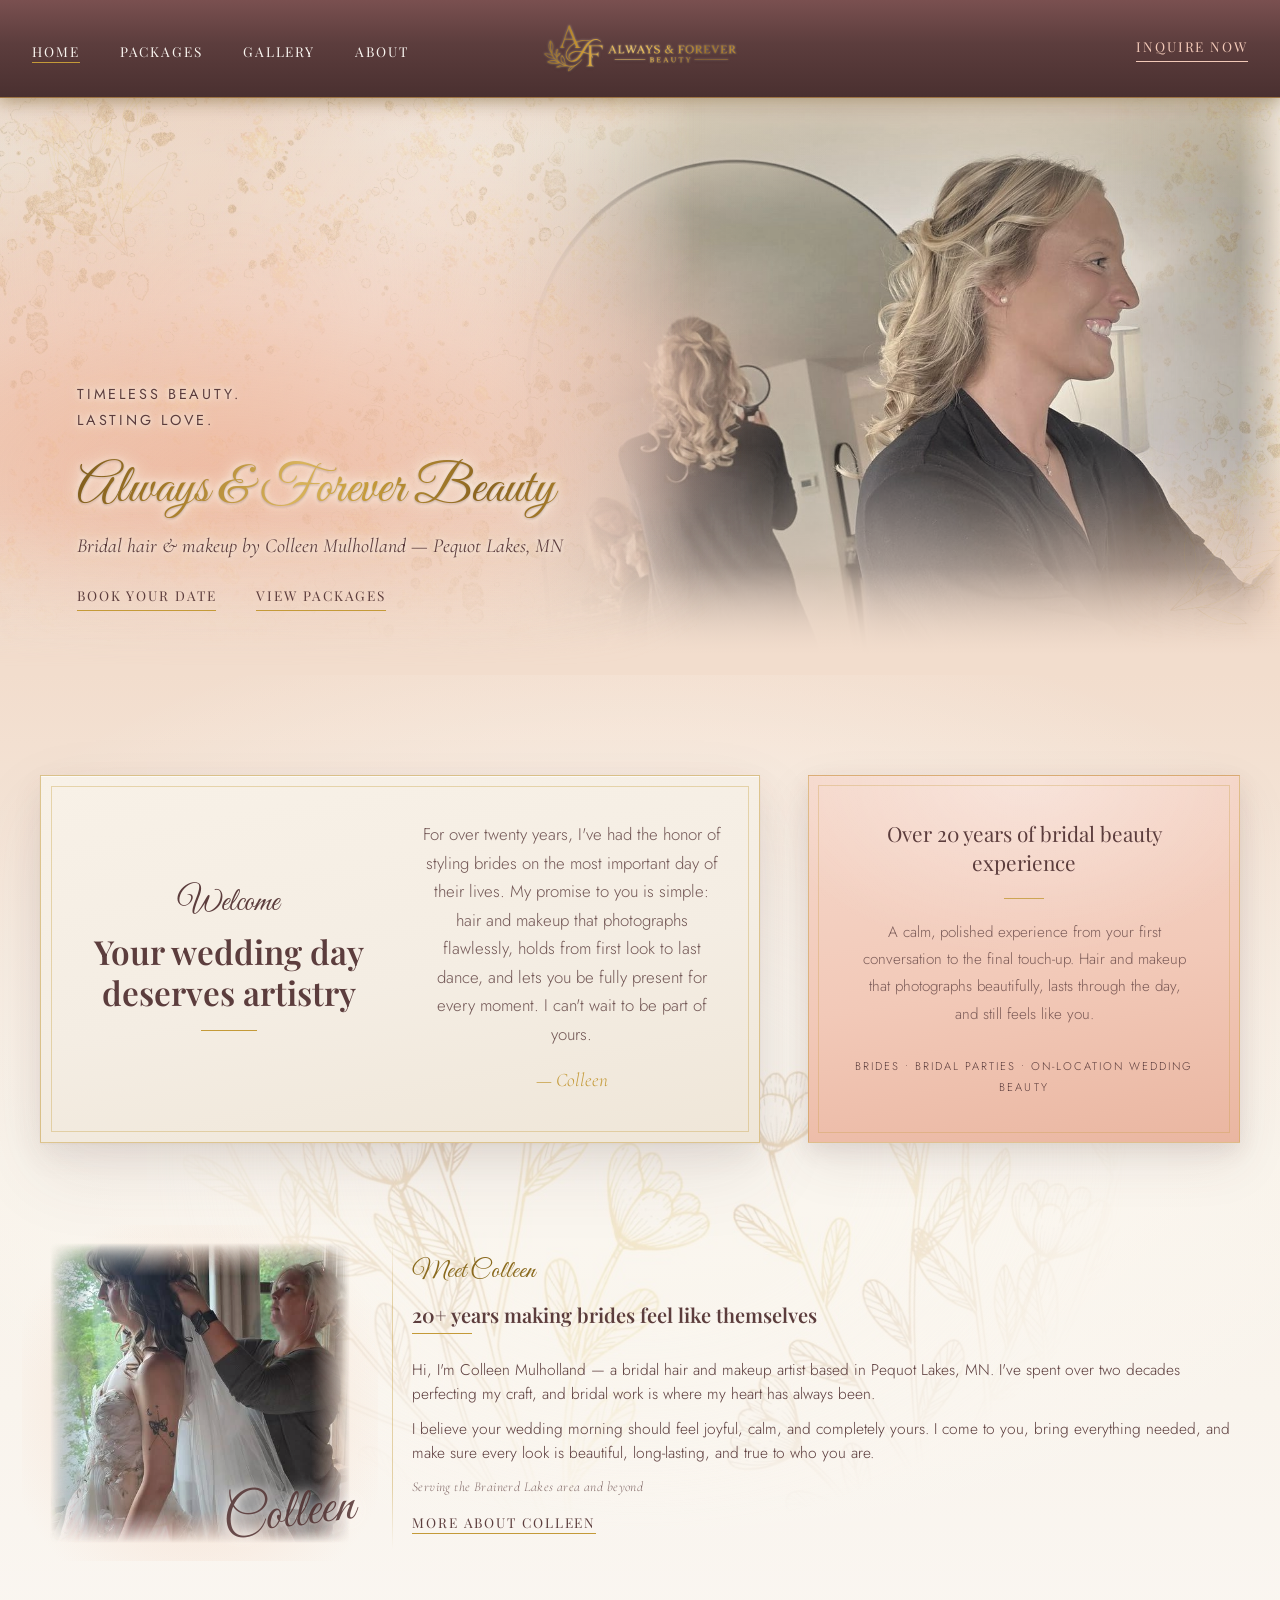
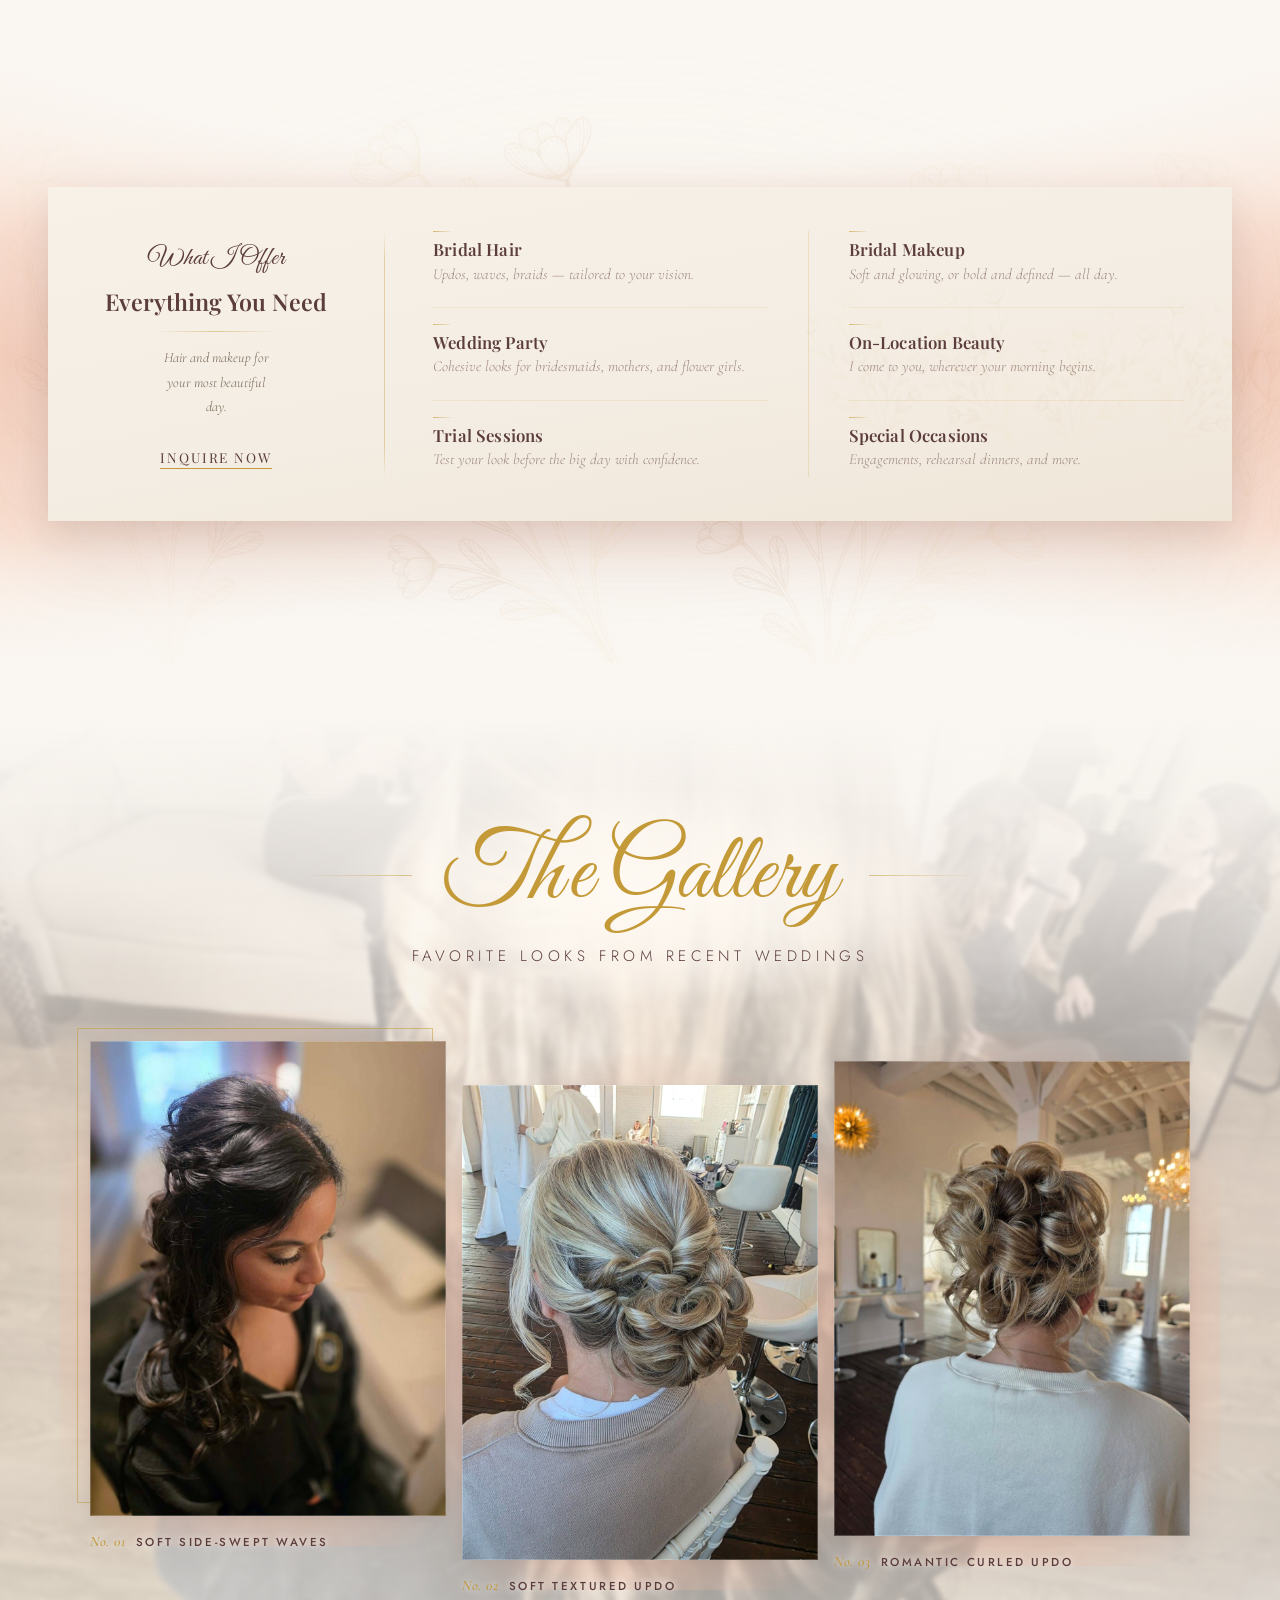
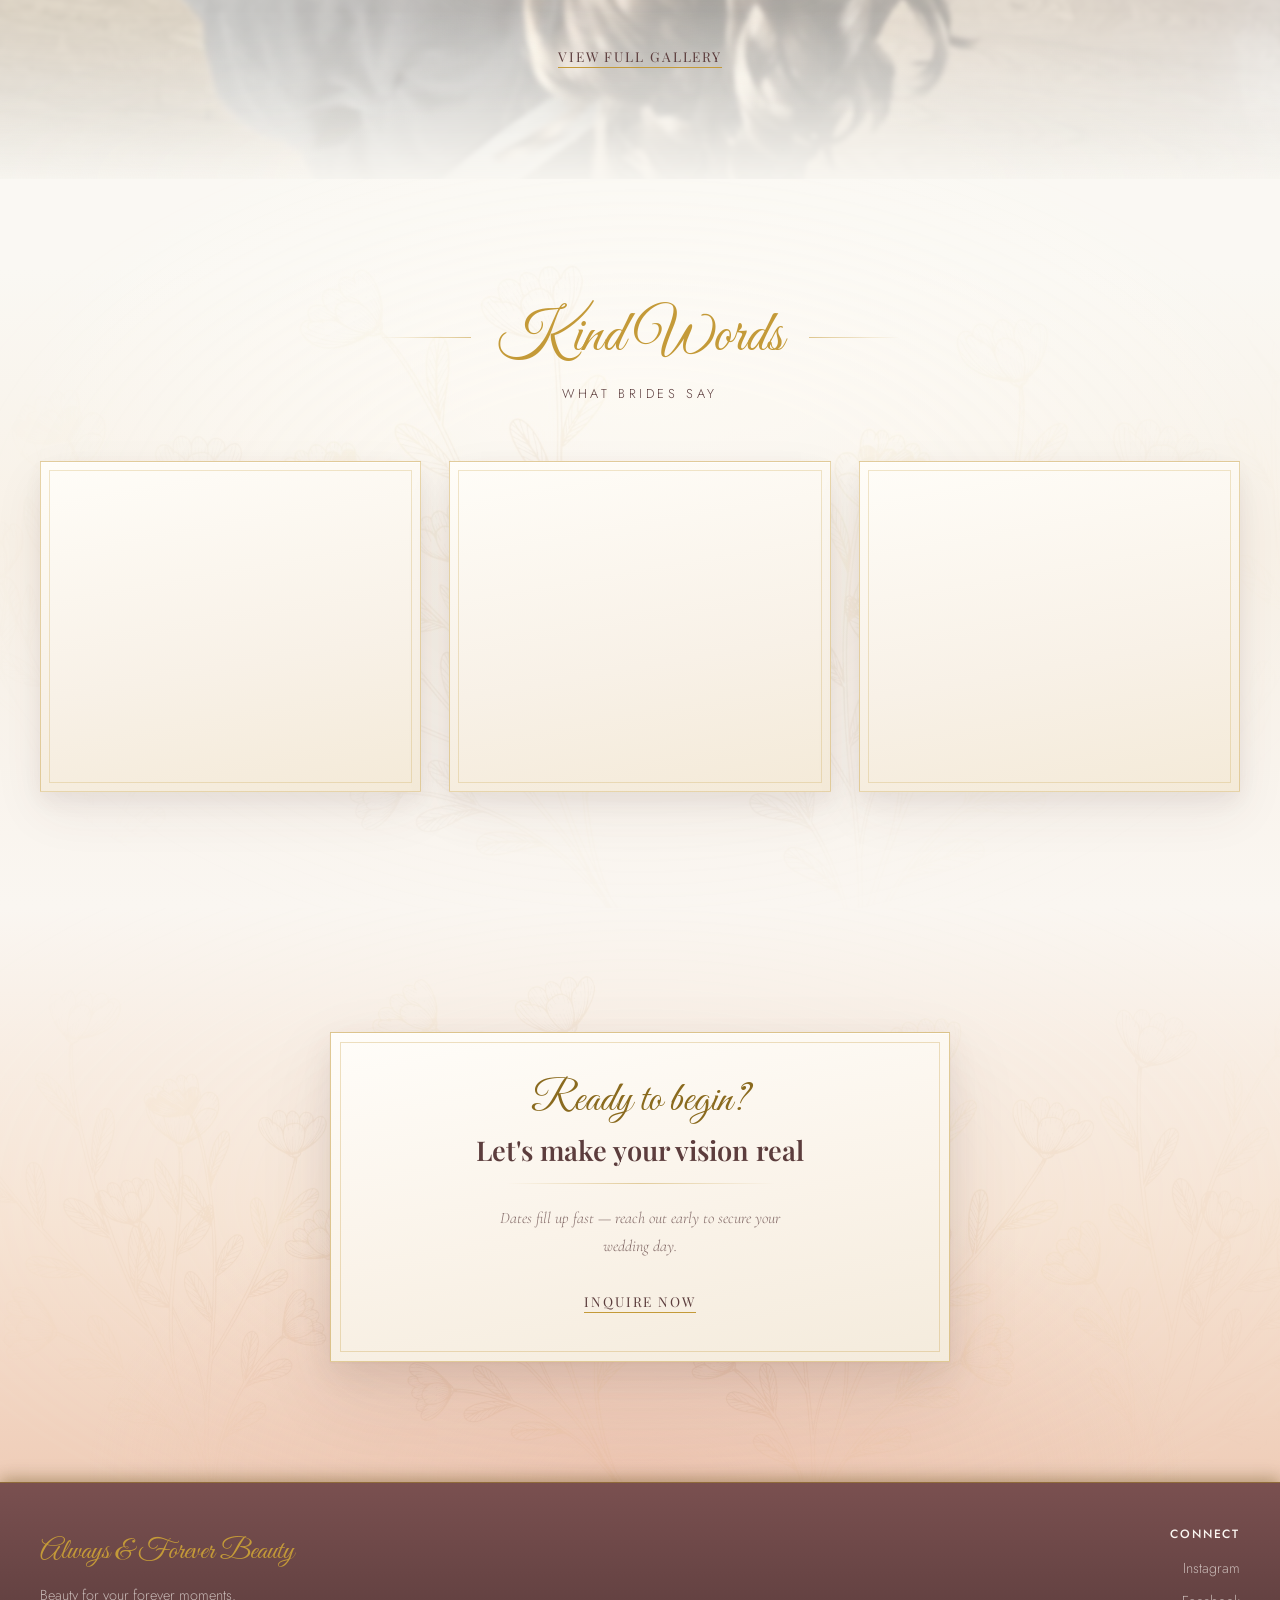
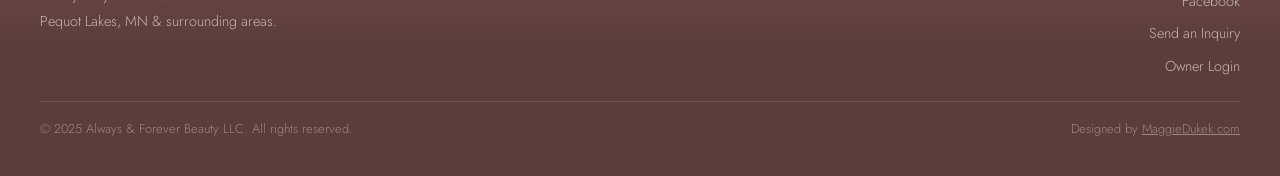
<file: index.html>
<!DOCTYPE html>
<html lang="en">
<head>
  <meta charset="UTF-8" />
  <meta name="viewport" content="width=device-width, initial-scale=1.0" />
  <title>Always & Forever Beauty | Bridal Hair & Makeup — Pequot Lakes, MN</title>
  <link rel="icon" type="image/x-icon" href="images/favicon.ico" />
  <link rel="icon" type="image/png" sizes="32x32" href="images/favicon-32x32.png" />
  <link rel="icon" type="image/png" sizes="16x16" href="images/favicon-16x16.png" />
  <link rel="apple-touch-icon" sizes="180x180" href="images/apple-touch-icon.png" />
  <meta name="description" content="Timeless bridal hair and makeup by Colleen Mulholland. Serving brides in Pequot Lakes, MN and surrounding areas." />
  <link rel="canonical" href="https://alwaysforeverbeauty.com/" />
  <meta property="og:type" content="website" />
  <meta property="og:site_name" content="Always &amp; Forever Beauty" />
  <meta property="og:title" content="Always & Forever Beauty | Bridal Hair & Makeup — Pequot Lakes, MN" />
  <meta property="og:description" content="Timeless bridal hair and makeup by Colleen Mulholland. Serving brides in Pequot Lakes, MN and surrounding areas." />
  <meta property="og:url" content="https://alwaysforeverbeauty.com/" />
  <meta property="og:image" content="https://alwaysforeverbeauty.com/images/og-card.jpg" />
  <meta name="twitter:card" content="summary_large_image" />
  <meta name="twitter:title" content="Always & Forever Beauty | Bridal Hair & Makeup — Pequot Lakes, MN" />
  <meta name="twitter:description" content="Timeless bridal hair and makeup by Colleen Mulholland. Serving brides in Pequot Lakes, MN and surrounding areas." />
  <meta name="twitter:image" content="https://alwaysforeverbeauty.com/images/og-card.jpg" />
  <link rel="stylesheet" href="styles.css" />
  <style>
    /* ---- Hero ---- */
    .hero {
      position: relative;
      min-height: 75vh;
      display: flex;
      align-items: flex-end;
      justify-content: flex-start;
      text-align: left;
      overflow: hidden;
      background:
        radial-gradient(ellipse 70% 60% at 80% 100%, rgba(236,192,170,0.30), rgba(236,192,170,0) 70%),
        linear-gradient(165deg, #F3EBE0 0%, #EDE4D9 45%, #E9DDCC 100%);
    }

    /* Satin sheen + soft vignette so the hero reads layered, not flat.
       Faded out at the bottom so it can't print a line where the next section starts */
    .hero::after {
      content: "";
      position: absolute;
      inset: 0;
      z-index: 1;
      pointer-events: none;
      background:
        linear-gradient(115deg,
          transparent 18%,
          rgba(255,255,255,0.22) 32%,
          transparent 46%,
          rgba(255,255,255,0.05) 62%,
          transparent 76%),
        radial-gradient(ellipse 130% 100% at 50% 42%, transparent 58%, rgba(92,61,61,0.07) 100%);
      -webkit-mask-image:
        linear-gradient(to bottom, #000 72%, transparent 96%),
        linear-gradient(to right, #000 0%, #000 40%, transparent 60%);
      -webkit-mask-composite: source-in;
      mask-image:
        linear-gradient(to bottom, #000 72%, transparent 96%),
        linear-gradient(to right, #000 0%, #000 40%, transparent 60%);
      mask-composite: intersect;
    }

    /* Gold splatter texture over the cream areas — fades out where the photo sits */
    .hero::before {
      content: "";
      position: absolute;
      inset: 0;
      background-image: url('images/gold-splatter.jpg');
      background-size: cover;
      background-repeat: no-repeat;
      background-position: center;
      opacity: 0.28;
      mix-blend-mode: multiply;
      z-index: 1;
      pointer-events: none;
      -webkit-mask-image:
        linear-gradient(to right, #000 0%, #000 40%, transparent 56%, transparent 86%, #000 96%),
        linear-gradient(to bottom, #000 0%, #000 72%, transparent 96%);
      -webkit-mask-composite: source-in;
      mask-image:
        linear-gradient(to right, #000 0%, #000 40%, transparent 56%, transparent 86%, #000 96%),
        linear-gradient(to bottom, #000 0%, #000 72%, transparent 96%);
      mask-composite: intersect;
    }

    /* Photo is its own box anchored bottom-right, so the edge fades always track the photo exactly */
    .hero-bg {
      position: absolute;
      right: 0;
      bottom: 0;
      height: 88%;
      aspect-ratio: 4 / 3;
      max-width: 100%;
      /* Cream wash over the photo's white wall so it melts into the page background
         (front photo is mirrored, so its wall sits top-right) */
      background-image:
        /* Wash sits top-LEFT (the mirror/wall side) so it never crosses the bride's face on the right */
        radial-gradient(ellipse 65% 55% at 0% 0%, rgba(240,228,212,0.85) 0%, rgba(240,228,212,0.35) 38%, rgba(240,228,212,0) 70%),
        linear-gradient(to bottom, rgba(240,228,212,0.5) 0%, rgba(240,228,212,0) 22%),
        url('images/gallery/preview-1-flipped.jpg');
      background-size: cover;
      background-position: center;
      background-repeat: no-repeat;
      /* Warm the photo's cool whites toward the page's cream so edges stop reading as a rectangle
         (no brightness lift — it was washing out her face) */
      filter: sepia(0.16) saturate(0.97);
      -webkit-mask-image:
        linear-gradient(to right, transparent 0%, #000 26%, #000 95%, transparent 100%),
        linear-gradient(to bottom, transparent 0%, #000 5%, #000 82%, transparent 100%);
      -webkit-mask-composite: source-in;
      mask-image:
        linear-gradient(to right, transparent 0%, #000 26%, #000 95%, transparent 100%),
        linear-gradient(to bottom, transparent 0%, #000 5%, #000 82%, transparent 100%);
      mask-composite: intersect;
      animation: heroBaseFade 16s ease-in-out infinite;
    }

    /* Second hero photo, stacked on top — the two take turns, never blending,
       so neither photo ghosts through the other */
    .hero-bg-alt {
      background-image:
        linear-gradient(125deg, rgba(240,228,212,0.85) 0%, rgba(240,228,212,0.45) 28%, rgba(240,228,212,0) 52%),
        linear-gradient(to bottom, rgba(240,228,212,0.7) 0%, rgba(240,228,212,0) 30%),
        url('images/gallery/updo-01.jpg');
      background-position: center 18%;
      opacity: 0;
      animation: heroCrossfade 16s ease-in-out infinite;
    }

    @keyframes heroBaseFade {
      0%, 40%   { opacity: 1; }
      46%, 92%  { opacity: 0; }
      98%, 100% { opacity: 1; }
    }

    @keyframes heroCrossfade {
      0%, 46%   { opacity: 0; }
      52%, 86%  { opacity: 1; }
      92%, 100% { opacity: 0; }
    }

    @media (prefers-reduced-motion: reduce) {
      .hero-bg, .hero-bg-alt { animation: none; }
    }

    .hero-overlay {
      position: absolute;
      inset: 0;
      background:
        linear-gradient(to bottom, rgba(242,221,205,0) 66%, rgba(242,221,205,0.55) 84%, rgba(242,221,205,1) 97%),
        radial-gradient(ellipse 50% 62% at 22% 55%, rgba(244,206,186,0.75), rgba(244,206,186,0.4) 50%, rgba(244,206,186,0) 74%),
        radial-gradient(ellipse 45% 35% at 12% 0%, rgba(236,170,140,0.50), rgba(236,170,140,0) 70%),
        radial-gradient(ellipse 30% 24% at 40% 4%, rgba(236,170,140,0.48), rgba(236,170,140,0) 72%),
        radial-gradient(ellipse 55% 28% at 72% 0%, rgba(242,201,184,0.55), rgba(242,201,184,0) 72%),
        radial-gradient(ellipse 28% 50% at 0% 60%, rgba(236,170,140,0.30), rgba(236,170,140,0) 70%),
        radial-gradient(ellipse 20% 32% at 51% 54%, rgba(242,201,184,0.40), rgba(242,201,184,0) 72%),
        radial-gradient(ellipse 45% 38% at 100% 96%, rgba(236,170,140,0.36), rgba(236,170,140,0) 72%),
        radial-gradient(ellipse 60% 35% at 35% 100%, rgba(236,192,170,0.32), rgba(236,192,170,0) 70%),
        linear-gradient(90deg, rgba(237,228,217,0.95) 0%, rgba(237,228,217,0.85) 32%, rgba(237,228,217,0) 54%);
    }

    .hero-watermark {
      position: absolute;
      top: 5rem;
      left: 1rem;
      width: 180px;
      height: auto;
      opacity: 0.10;
      transform: rotate(15deg);
      z-index: 1;
      pointer-events: none;
    }

    .hero-watermark-2 {
      top: auto;
      left: auto;
      bottom: 6%;
      right: -1%;
      width: 140px;
      transform: scaleX(-1) rotate(-20deg);
    }

    .hero-content {
      position: relative;
      z-index: 2;
      padding: 6rem 2rem 4rem 6vw;
      max-width: 680px;
      text-align: left;
    }

    /* Peach fade washing the whole headline zone — masked at the bottom so it
       dissolves before the hero's edge instead of getting clipped to a hard line */
    .hero-content::before {
      content: "";
      position: absolute;
      inset: -5rem -12rem -2rem -14rem;
      background: radial-gradient(ellipse 62% 62% at 45% 55%,
        rgba(236,170,140,0.65),
        rgba(242,201,184,0.40) 58%,
        transparent 88%);
      -webkit-mask-image: linear-gradient(to bottom, #000 60%, transparent 92%);
      mask-image: linear-gradient(to bottom, #000 60%, transparent 92%);
      z-index: -1;
      pointer-events: none;
    }

    .hero-content .tagline {
      font-size: 0.9rem;
      font-weight: 400;
      letter-spacing: 0.2em;
      text-transform: uppercase;
      color: var(--rose);
      /* Tight cream halo hugging the letters — same treatment as mobile */
      text-shadow:
        0 0 4px rgba(250,243,232,0.95),
        0 0 10px rgba(250,243,232,0.85),
        0 0 18px rgba(250,243,232,0.7);
      opacity: 0;
      animation: fadeUp 1s ease 0.3s forwards;
      margin: 0 0 1rem;
    }

    .hero-content .script {
      display: block;
      font-size: 3.4rem;
      font-weight: 400;
      /* Roomy line box + padding so the gradient paints the full tall script glyphs (no clipping) */
      line-height: 1.3;
      padding: 0.1em 0.1em 0.05em 0;
      margin: 0 0 0.1rem;
      /* Deep metallic gold — dark enough to hold against the light background */
      background: linear-gradient(105deg,
        #7E5C1C 0%, #A87E2A 22%, #D9B45C 45%, #C49A38 60%, #8A6420 82%, #A87E2A 100%);
      -webkit-background-clip: text;
      background-clip: text;
      -webkit-text-fill-color: transparent;
      filter: drop-shadow(0 1px 1px rgba(92,61,61,0.35))
        drop-shadow(0 0 3px rgba(250,243,232,0.95))
        drop-shadow(0 0 8px rgba(250,243,232,0.85));
      opacity: 0;
      animation: fadeUp 1s ease 0.6s forwards;
    }

    .hero-content .subheading {
      font-size: 1.25rem;
      display: block;
      margin-bottom: 1.25rem;
      color: var(--rose);
      text-shadow:
        0 0 4px rgba(250,243,232,0.95),
        0 0 10px rgba(250,243,232,0.85),
        0 0 18px rgba(250,243,232,0.7);
      opacity: 0;
      animation: fadeUp 1s ease 0.9s forwards;
    }

    .hero-btns {
      display: flex;
      gap: 2.5rem;
      justify-content: flex-start;
      flex-wrap: wrap;
      opacity: 0;
      animation: fadeUp 1s ease 1.1s forwards;
    }

    .hero-link {
      font-family: var(--font-heading);
      font-size: 0.85rem;
      font-weight: 400;
      letter-spacing: 0.14em;
      text-transform: uppercase;
      color: var(--rose);
      border-bottom: 1px solid var(--gold);
      padding-bottom: 2px;
      transition: color 0.2s, border-color 0.2s;
    }

    .hero-link:hover {
      color: var(--gold);
      border-color: var(--rose);
    }

    .hero-scroll { display: none; }

    /* The large photo stays beside the text down to 900px; below that the photo
       moves to the open space at the top, away from the text. */
    @media (max-width: 900px) {
      /* Text sits at a fixed distance below the nav (no bottom-alignment gap),
         tucked up into the photo's fade so the two flow together */
      .hero {
        align-items: flex-start;
        /* Hug the content instead of forcing 75vh — that empty bottom was the big gap */
        min-height: auto;
        padding-bottom: 2.5rem;
      }

      .hero-content {
        margin-top: calc(1rem + min(36vw, 24vh));
        /* Desktop gives the content a 6rem top pad — on mobile that just pushes
           the header away from the photo */
        padding-top: 1rem;
      }

      /* Pull the two hero links closer together on mobile */
      .hero-btns {
        gap: 0.85rem 1.5rem;
      }

      .hero-bg {
        height: auto;
        width: min(52%, 30vh);
        bottom: auto;
        /* Sit well below the fixed nav so her head isn't tucked up under it */
        top: 5.5rem;
        /* Taller portrait slot so the bride reads larger */
        aspect-ratio: 4 / 5;
        background-position: 100% 40%;
        background-image:
          linear-gradient(235deg, rgba(240,228,212,0.55) 0%, rgba(240,228,212,0.22) 18%, rgba(240,228,212,0) 38%),
          linear-gradient(to bottom, rgba(240,228,212,0.45) 0%, rgba(240,228,212,0) 16%),
          url('images/gallery/preview-1-flipped.jpg');
        /* Oval vignette fade — reaches fully transparent INSIDE all four edges,
           so the photo melts into the cream with no straight sides */
        -webkit-mask-image: radial-gradient(ellipse 58% 52% at 50% 44%, #000 40%, rgba(0,0,0,0.5) 66%, transparent 84%);
        -webkit-mask-composite: source-over;
        mask-image: radial-gradient(ellipse 58% 52% at 50% 44%, #000 40%, rgba(0,0,0,0.5) 66%, transparent 84%);
        mask-composite: add;
      }

      .hero-bg-alt {
        background-image:
          linear-gradient(125deg, rgba(240,228,212,0.55) 0%, rgba(240,228,212,0.22) 18%, rgba(240,228,212,0) 38%),
          linear-gradient(to bottom, rgba(240,228,212,0.45) 0%, rgba(240,228,212,0) 16%),
          url('images/gallery/updo-01.jpg');
        /* Frame the whole bride — headroom above her updo through her back */
        background-position: center 28%;
      }

      /* Name scales with the screen so it always lands on one line */
      .hero-content .script {
        font-size: clamp(1.7rem, 8.2vw, 3.4rem);
        white-space: nowrap;
      }
    }

    @keyframes fadeUp {
      from { opacity: 0; transform: translateY(24px); }
      to   { opacity: 1; transform: translateY(0); }
    }
    @keyframes scrollPulse {
      0%, 100% { opacity: 0.4; transform: scaleY(1); }
      50%       { opacity: 1;   transform: scaleY(1.2); }
    }

    /* ---- Intro Strip ---- */
    .intro-strip {
      padding: 6.25rem 0;
      position: relative;
      overflow: hidden;
      background:
        radial-gradient(ellipse 90% 70% at 50% 42%, rgba(255, 252, 247, 0.9), rgba(255, 252, 247, 0) 70%),
        linear-gradient(180deg, #F2DDCD 0%, #F8F2E9 50%, var(--cream) 100%);
    }

    .intro-strip-watermark {
      position: absolute;
      inset: 0;
      width: 100%;
      height: 100%;
      object-fit: cover;
      opacity: 0.3;
      z-index: 0;
      pointer-events: none;
      -webkit-mask-image: radial-gradient(ellipse 55% 55% at 50% 50%, #000 30%, transparent 70%);
      mask-image: radial-gradient(ellipse 55% 55% at 50% 50%, #000 30%, transparent 70%);
    }

    .intro-grid {
      position: relative;
      z-index: 1;
      display: grid;
      grid-template-columns: 1.25fr 0.75fr;
      gap: 3rem;
      align-items: stretch;
    }

    .intro-frame {
      position: relative;
      background: linear-gradient(170deg, #F8F1E7 0%, #F4EDE3 55%, #EFE6D8 100%);
      border: 1px solid rgba(196, 154, 56, 0.5);
      padding: 2.75rem 2.25rem;
      text-align: center;
      display: flex;
      flex-direction: column;
      justify-content: center;
      box-shadow:
        inset 0 1px 0 rgba(255, 255, 255, 0.65),
        0 1px 2px rgba(92, 61, 61, 0.05),
        0 12px 28px rgba(92, 61, 61, 0.09),
        0 30px 70px rgba(92, 61, 61, 0.10);
    }

    .intro-side {
      position: relative;
      background:
        radial-gradient(ellipse 90% 70% at 50% 0%, rgba(255, 255, 255, 0.35), rgba(255, 255, 255, 0) 70%),
        linear-gradient(170deg, #F5D8CB 0%, #F2C9B8 55%, #EAB6A1 100%);
      border: 1px solid rgba(196, 154, 56, 0.45);
      padding: 2.5rem 2rem;
      margin-top: 0;
      display: flex;
      flex-direction: column;
      justify-content: center;
      text-align: center;
      box-shadow:
        inset 0 1px 0 rgba(250, 246, 241, 0.10),
        0 8px 20px rgba(92, 61, 61, 0.10),
        0 20px 48px rgba(92, 61, 61, 0.10);
    }

    .intro-side::before {
      content: "";
      position: absolute;
      inset: 9px;
      border: 1px solid rgba(196, 154, 56, 0.3);
      pointer-events: none;
    }

    @media (max-width: 900px) {
      .intro-side { margin-top: 0; }
      .intro-side::after { display: none; }
      /* Tighter top so the Welcome card follows the hero closely on mobile */
      .intro-strip { padding: 3.25rem 0; }
    }

    .intro-side h3 {
      font-family: var(--font-heading);
      font-weight: 400;
      font-size: 1.3rem;
      line-height: 1.4;
      color: var(--rose);
      margin-bottom: 1.25rem;
    }

    .intro-side .intro-side-divider {
      width: 40px;
      height: 1px;
      background: rgba(196, 154, 56, 0.8);
      margin: 0 auto 1.25rem;
    }

    .intro-side p {
      font-size: 0.95rem;
      line-height: 1.8;
      color: rgba(92, 61, 61, 0.78);
      max-width: 36ch;
      margin: 0 auto 1.75rem;
    }

    .intro-side-tags {
      font-size: 0.7rem;
      letter-spacing: 0.18em;
      text-transform: uppercase;
      color: var(--rose);
      line-height: 1.9;
    }

    @media (max-width: 900px) {
      .intro-grid { grid-template-columns: 1fr; }
    }

    .intro-frame::before {
      content: "";
      position: absolute;
      inset: 10px;
      border: 1px solid rgba(196, 154, 56, 0.35);
      pointer-events: none;
    }

    .intro-frame-cols {
      display: grid;
      grid-template-columns: 1fr 1fr;
      gap: 2.5rem;
      align-items: center;
      text-align: center;
    }

    .intro-frame-col {
      display: flex;
      flex-direction: column;
      align-items: center;
      width: 100%;
    }

    @media (max-width: 700px) {
      .intro-frame-cols { grid-template-columns: 1fr; gap: 1.5rem; }
    }

    .intro-frame .intro-script {
      display: block;
      font-family: var(--font-script);
      font-size: 2rem;
      color: var(--rose);
      line-height: 1;
      margin-bottom: 0.75rem;
    }

    .intro-frame h2 {
      font-size: clamp(1.5rem, 2.6vw, 2.1rem);
      line-height: 1.25;
      margin-bottom: 1rem;
      color: var(--rose);
    }

    .intro-frame .intro-divider {
      width: 56px;
      height: 1px;
      background: var(--gold);
      margin: 0 auto;
    }

    .intro-frame p {
      font-size: 1.05rem;
      line-height: 1.7;
      color: var(--rose);
      opacity: 0.85;
      max-width: 420px;
      margin: 0 auto 1rem;
    }

    .intro-signature {
      font-family: var(--font-sub);
      font-style: italic;
      font-size: 1.2rem;
      color: var(--gold);
    }

    @media (max-width: 680px) {
      .intro-frame { padding: 3rem 1.5rem; margin: 0 0.5rem; }
    }

    /* ---- Services Banner ---- */
    .services-banner {
      position: relative;
      overflow: hidden;
      margin-top: 0;
      padding: 2.75rem 0;
      background: linear-gradient(170deg, #F8F1E7 0%, #F4EDE3 55%, #EFE6D8 100%);
      border: none;
      box-shadow:
        0 12px 28px rgba(92,61,61,0.09),
        0 30px 70px rgba(92,61,61,0.10);
    }

    /* Inner frame line removed — keep the box borderless so no gold line shows */
    .services-banner::before {
      content: none;
    }

    .services-banner::after {
      content: "";
      position: absolute;
      top: -10%; right: 0;
      width: 36%; height: 120%;
      background-image: url('images/background gold flowers.jpg');
      background-size: contain;
      background-repeat: no-repeat;
      background-position: center right;
      opacity: 0.08;
      pointer-events: none;
    }

    .services-banner-inner {
      position: relative;
      z-index: 1;
      display: grid;
      grid-template-columns: 240px 1px 1fr;
      gap: 3rem;
      align-items: center;
    }

    .services-banner-left {
      text-align: center;
    }

    .services-banner-left h2 {
      font-size: 1.45rem;
      margin-bottom: 0.4rem;
    }

    .services-banner-left p {
      font-family: var(--font-sub);
      font-style: italic;
      font-size: 0.88rem;
      color: var(--taupe);
      margin: 0 auto 1.5rem;
      max-width: 20ch;
    }

    .ornate-divider {
      width: 50%;
      height: 1px;
      background: linear-gradient(90deg, rgba(196,154,56,0), rgba(196,154,56,0.45) 50%, rgba(196,154,56,0));
      margin: 0.9rem auto;
    }

    .services-v-divider {
      align-self: stretch;
      width: 1px;
      background: linear-gradient(180deg,
        rgba(196,154,56,0) 0%,
        rgba(196,154,56,0.38) 12%,
        rgba(196,154,56,0.38) 88%,
        rgba(196,154,56,0) 100%);
    }

    .service-editorial {
      display: grid;
      grid-template-columns: 1fr 1fr;
      gap: 0;
    }

    .service-editorial-col {
      display: flex;
      flex-direction: column;
    }

    .service-editorial-col:first-child {
      padding-right: 2.5rem;
      border-right: 1px solid rgba(196,154,56,0.2);
    }

    .service-editorial-col:last-child {
      padding-left: 2.5rem;
    }

    .service-entry {
      padding: 1rem 0;
      border-bottom: 1px solid rgba(196,154,56,0.13);
    }

    .service-entry:first-child { padding-top: 0; }
    .service-entry:last-child  { border-bottom: none; padding-bottom: 0; }

    .service-entry-mark {
      display: block;
      width: 18px;
      height: 1px;
      background: linear-gradient(90deg, rgba(196,154,56,0.65), rgba(196,154,56,0.1));
      margin-bottom: 0.45rem;
    }

    .service-entry h3 {
      font-family: var(--font-heading);
      font-size: 1.05rem;
      font-weight: 600;
      color: var(--rose);
      margin-bottom: 0.2rem;
      letter-spacing: 0.01em;
    }

    .service-entry p {
      font-family: var(--font-sub);
      font-style: italic;
      font-size: 0.95rem;
      color: #9E8880;
      margin: 0 0 0.3rem;
      max-width: none;
      line-height: 1.55;
    }

    @media (max-width: 900px) {
      .services-banner-inner { grid-template-columns: 1fr; gap: 2rem; }
      .services-v-divider { width: 100%; height: 1px; align-self: auto; }
      .services-banner-left { text-align: center; }
      .services-banner-left p { max-width: none; }
    }

    @media (max-width: 680px) {
      .service-editorial { grid-template-columns: 1fr; }
      .service-editorial-col:first-child { padding-right: 0; border-right: none; border-bottom: 1px solid rgba(196,154,56,0.14); padding-bottom: 1.25rem; }
      .service-editorial-col:last-child { padding-left: 0; padding-top: 1.25rem; }
    }

    /* ---- About Editorial ---- */
    .about-editorial {
      position: relative;
      overflow: hidden;
      padding: 9rem 0;
      background:
        radial-gradient(ellipse 100% 260px at 50% 0%, var(--cream) 45%, rgba(250,246,241,0) 85%),
        radial-gradient(ellipse 100% 220px at 50% 100%, var(--cream) 35%, rgba(250,246,241,0) 80%),
        radial-gradient(ellipse 60% 70% at 50% 50%, rgba(255,220,205,0.5), rgba(255,220,205,0) 68%),
        linear-gradient(180deg, var(--cream) 0%, #FAE3D6 25%, #F3CCBA 50%, #F9E0D2 80%, var(--cream) 100%);
    }

    /* Floral watermark — slightly stronger for texture */
    .about-editorial::before {
      content: "";
      position: absolute;
      inset: 0;
      background-image: url('images/background gold flowers.jpg');
      background-size: cover;
      background-repeat: no-repeat;
      background-position: center;
      opacity: 0.13;
      pointer-events: none;
      -webkit-mask-image: radial-gradient(ellipse 75% 80% at 50% 50%, #000 35%, transparent 88%);
      mask-image: radial-gradient(ellipse 75% 80% at 50% 50%, #000 35%, transparent 88%);
    }

    /* Override gold labels to maroon in this section */
    .about-editorial .section-label { color: var(--rose); }

    .about-editorial-script {
      font-family: var(--font-script);
      font-size: 3.4rem;
      color: var(--rose);
      position: absolute;
      bottom: -0.7rem;
      right: -0.6rem;
      transform: rotate(-7deg);
      transform-origin: bottom right;
      opacity: 0.9;
      z-index: 3;
      pointer-events: none;
      text-shadow:
        0 0 12px rgba(255,255,255,0.95),
        0 0 24px rgba(255,255,255,0.7),
        0 1px 6px rgba(255,235,220,0.7);
    }

    .about-editorial .container {
      max-width: 1400px;
      padding: 0 3rem;
    }

    .about-editorial-grid {
      position: relative;
      z-index: 2;
      display: grid;
      grid-template-columns: 320px 1fr;
      gap: 2rem;
      align-items: center;
    }

    .about-editorial-photo {
      position: relative;
    }

    /* Warm glow halo behind the photo */
    .about-editorial-photo::before {
      content: "";
      position: absolute;
      inset: -18px;
      border-radius: 4px;
      background: radial-gradient(ellipse 80% 90% at 50% 55%, rgba(240,190,160,0.45), transparent 70%);
      z-index: 0;
      pointer-events: none;
    }

    .about-photo-frame {
      position: relative;
      z-index: 1;
      aspect-ratio: 1/1;
      max-width: 300px;
      margin: 0 auto;
      border-radius: 10px;
      background: transparent;
      overflow: visible;
      box-shadow: none;
    }

    .about-photo-frame::before {
      content: "";
      position: absolute;
      inset: 6px;
      border: none;
      border-radius: 6px;
      z-index: 2;
      pointer-events: none;
    }

    /* Soft warm wash + feathered vignette so the photo blends into the page */
    .about-photo-frame::after {
      content: "";
      position: absolute;
      inset: 0;
      border-radius: 10px;
      z-index: 2;
      pointer-events: none;
      background:
        radial-gradient(ellipse 90% 90% at 50% 45%, rgba(255,255,255,0) 62%, rgba(236,192,170,0.22) 100%);
      -webkit-mask-image:
        linear-gradient(to right, transparent 0%, #000 13%, #000 87%, transparent 100%),
        linear-gradient(to bottom, transparent 0%, #000 11%, #000 89%, transparent 100%);
      -webkit-mask-composite: source-in;
      mask-image:
        linear-gradient(to right, transparent 0%, #000 13%, #000 87%, transparent 100%),
        linear-gradient(to bottom, transparent 0%, #000 11%, #000 89%, transparent 100%);
      mask-composite: intersect;
    }

    .about-photo-clip {
      position: absolute;
      inset: 0;
      border-radius: 10px;
      overflow: visible;
    }

    .about-photo-clip img {
      position: absolute;
      inset: 0;
      width: 100%; height: 100%;
      object-fit: cover;
      display: block;
      filter: saturate(0.92) contrast(0.95) brightness(1.03);
      -webkit-mask-image:
        linear-gradient(to right, transparent 0%, #000 13%, #000 87%, transparent 100%),
        linear-gradient(to bottom, transparent 0%, #000 11%, #000 89%, transparent 100%);
      -webkit-mask-composite: source-in;
      mask-image:
        linear-gradient(to right, transparent 0%, #000 13%, #000 87%, transparent 100%),
        linear-gradient(to bottom, transparent 0%, #000 11%, #000 89%, transparent 100%);
      mask-composite: intersect;
    }

    /* Crossfade between the two portraits — the top one fades out to reveal
       the one beneath (which stays fully opaque), then fades back */
    .about-photo-clip img:last-child {
      animation: aboutCrossfade 12s ease-in-out infinite;
    }

    @keyframes aboutCrossfade {
      0%, 42%  { opacity: 1; }
      50%, 92% { opacity: 0; }
      100%     { opacity: 1; }
    }

    @media (prefers-reduced-motion: reduce) {
      .about-photo-clip img:last-child { animation: none; }
    }

    /* Subtle gold accent line left of text block */
    .about-editorial-text {
      position: relative;
      padding-left: 1.25rem;
    }

    .about-editorial-text::before {
      content: "";
      position: absolute;
      left: 0;
      top: -0.75rem;
      bottom: -0.75rem;
      width: 1px;
      background: linear-gradient(180deg,
        rgba(196,154,56,0) 0%,
        rgba(196,154,56,0.4) 20%,
        rgba(196,154,56,0.4) 80%,
        rgba(196,154,56,0) 100%);
    }

    .about-editorial-text h2 {
      font-size: 1.25rem;
      line-height: 1.25;
    }

    .about-editorial-text p {
      font-size: 0.97rem;
      line-height: 1.55;
      margin-bottom: 0.7rem !important;
      max-width: none;
    }

    .about-location {
      font-family: var(--font-sub);
      font-style: italic;
      font-size: 0.85rem !important;
      color: var(--rose) !important;
      opacity: 0.75;
      letter-spacing: 0.03em;
    }

    /* Stays horizontal on smaller screens — photo column just scales down */
    @media (max-width: 900px) {
      .about-editorial { padding: 6rem 0 5rem; }
      .about-editorial-grid { grid-template-columns: 230px 1fr; gap: 1.75rem; }
      .about-photo-frame { aspect-ratio: 1/1; max-width: 230px; }
      .about-editorial-script { font-size: 2.6rem; }
    }

    @media (max-width: 620px) {
      .about-editorial-grid { grid-template-columns: 170px 1fr; gap: 1.4rem; }
      .about-photo-frame { max-width: 170px; }
      .about-editorial-script { font-size: 2rem; bottom: -0.4rem; }
      .about-editorial-text h2 { font-size: 1.1rem; }
      .about-editorial-text p { font-size: 0.92rem; }
    }

    /* Only stack once truly cramped */
    @media (max-width: 480px) {
      .about-editorial-grid { grid-template-columns: 1fr; gap: 2rem; }
      .about-photo-frame { max-width: 250px; }
      .about-editorial-script { font-size: 2.6rem; }
    }

    /* ---- Gallery — curated editorial spread ---- */
    .gallery-section {
      position: relative;
      overflow: hidden;
      margin-top: -2px;
      padding: 10rem 0 6.75rem;
      background:
        radial-gradient(ellipse 75% 220px at 50% 100%, #FAF8F3 35%, rgba(250,248,243,0) 78%),
        radial-gradient(ellipse 66% 500px at 50% 620px, #F9F2E9 38%, rgba(249,242,233,0) 75%),
        /* hold a flat band at the bottom so it meets the next section with no line */
        linear-gradient(180deg, var(--cream) 0%, var(--cream) 140px, #F9EFE6 460px, #F9F2E9 760px, #FAF8F3 calc(100% - 90px), #FAF8F3 100%);
    }

    /* Ghosted photo backdrop — soft cream wash keeps the spread readable */
    .gallery-section::before {
      content: "";
      position: absolute;
      inset: -16px;
      background-image: url('images/gallery-backdrop.jpg');
      background-size: cover;
      background-position: center 32%;
      opacity: 0.34;
      filter: blur(2px) sepia(0.3) saturate(0.75) brightness(1.08) contrast(0.9);
      pointer-events: none;
      -webkit-mask-image: linear-gradient(180deg, transparent 0%, transparent 6%, rgba(0,0,0,0.4) 20%, #000 34%, #000 84%, transparent 100%);
      mask-image: linear-gradient(180deg, transparent 0%, transparent 6%, rgba(0,0,0,0.4) 20%, #000 34%, #000 84%, transparent 100%);
    }

    .gallery-section .container {
      position: relative;
      z-index: 1;
      max-width: 1180px;
    }

    /* Compact single-line heading */
    .gallery-heading {
      position: relative;
      text-align: center;
      margin-bottom: 4.5rem;
    }

    /* Soft cream glow pooling behind the heading so it reads over the backdrop photo */
    .gallery-heading::before {
      content: "";
      position: absolute;
      left: 50%;
      top: 50%;
      transform: translate(-50%, -50%);
      width: min(860px, 94vw);
      height: 300px;
      background: radial-gradient(ellipse 50% 50% at 50% 50%,
        rgba(255, 250, 243, 0.95),
        rgba(255, 250, 243, 0.55) 48%,
        rgba(255, 250, 243, 0) 74%);
      pointer-events: none;
      z-index: 0;
    }

    .gallery-heading > * { position: relative; z-index: 1; }

    .gallery-title {
      display: flex;
      align-items: center;
      justify-content: center;
      gap: 2rem;
      font-family: var(--font-script);
      font-size: 6rem;
      font-weight: 400;
      color: var(--gold);
      margin: 0;
    }

    .gallery-title::before,
    .gallery-title::after {
      content: "";
      width: 110px;
      height: 1px;
      flex-shrink: 0;
    }
    .gallery-title::before { background: linear-gradient(90deg, rgba(196,154,56,0), rgba(196,154,56,0.55)); }
    .gallery-title::after  { background: linear-gradient(90deg, rgba(196,154,56,0.55), rgba(196,154,56,0)); }

    .gallery-heading p {
      margin: 0.9rem auto 0;
      font-size: 0.95rem;
      letter-spacing: 0.3em;
      text-transform: uppercase;
      color: var(--rose);
      text-shadow:
        0 0 6px rgba(255, 250, 243, 0.95),
        0 0 14px rgba(255, 250, 243, 0.8);
    }

    /* Rotating spread — slides stack in the same grid cell and crossfade */
    .gallery-editorial {
      display: grid;
      max-width: 1140px;
      margin: 0 auto;
    }

    .gallery-slide {
      grid-area: 1 / 1;
      display: grid;
      grid-template-columns: repeat(12, 1fr);
      column-gap: 1rem;
      row-gap: 1.5rem;
      align-items: start;
      opacity: 0;
      transition: opacity 1.4s ease;
      pointer-events: none;
    }

    .gallery-slide.active {
      opacity: 1;
      pointer-events: auto;
    }

    .ge-item { position: relative; margin: 0; }

    /* Placement — even row of three with a gentle stagger */
    .ge-feature-tall { grid-column: 1 / 5;  grid-row: 1; }
    .ge-a            { grid-column: 5 / 9;  grid-row: 1; margin-top: 2.75rem; }
    .ge-b            { grid-column: 9 / 13; grid-row: 1; margin-top: 1.25rem; }

    .ge-mat { position: relative; }

    /* Soft peach glow blooming behind every photo */
    .ge-mat::after {
      content: "";
      position: absolute;
      inset: -30px;
      z-index: -1;
      background: radial-gradient(ellipse 75% 75% at 50% 55%,
        rgba(236,170,140,0.85),
        rgba(240,190,165,0.4) 55%,
        transparent 78%);
      pointer-events: none;
    }

    .ge-frame {
      position: relative;
      overflow: hidden;
      background: #EDE3D6;
      box-shadow:
        0 3px 10px rgba(92,61,61,0.08),
        0 18px 44px rgba(92,61,61,0.10);
    }

    .ge-feature-tall .ge-frame,
    .ge-a .ge-frame,
    .ge-b .ge-frame { aspect-ratio: 3 / 4; }

    .ge-frame img {
      width: 100%; height: 100%;
      object-fit: cover;
      /* Crop from near the top so heads and hair stay in frame */
      object-position: center 12%;
      display: block;
      transition: transform 1.1s cubic-bezier(0.22, 1, 0.36, 1), filter 0.6s ease;
      filter: saturate(0.94) brightness(1.01);
    }

    .ge-item:hover .ge-frame img {
      transform: scale(1.035);
      filter: saturate(1.02) brightness(1.02);
    }

    /* Thin warm inner line on every photo */
    .ge-frame::after {
      content: "";
      position: absolute;
      inset: 0;
      border: 1px solid rgba(255,255,255,0.22);
      pointer-events: none;
    }

    /* Offset gold hairline frame behind the featured piece */
    .ge-feature-tall .ge-mat::before {
      content: "";
      position: absolute;
      border: 1px solid rgba(196,154,56,0.5);
      pointer-events: none;
      top: -13px; left: -13px; right: 13px; bottom: 13px;
    }

    /* Numbered captions — quiet, curated */
    .ge-item figcaption {
      display: flex;
      align-items: baseline;
      gap: 0.65rem;
      margin-top: 0.85rem;
      font-size: 0.72rem;
      font-weight: 500;
      letter-spacing: 0.22em;
      text-transform: uppercase;
      color: var(--rose);
      text-shadow:
        0 0 6px rgba(250,246,241,0.95),
        0 0 14px rgba(250,246,241,0.8);
    }

    .ge-num {
      font-family: var(--font-sub);
      font-style: italic;
      font-size: 0.9rem;
      letter-spacing: 0.05em;
      text-transform: none;
      color: var(--gold);
    }

    .gallery-preview-footer {
      text-align: center;
      margin-top: 2.75rem;
      position: relative;
      z-index: 1;
    }

    /* ---- Testimonials ---- */
    .testimonials {
      position: relative;
      overflow: hidden;
      padding: 7.75rem 0 7.25rem;
      background:
        radial-gradient(ellipse 70% 55% at 50% 28%, rgba(255,252,247,0.85), rgba(255,252,247,0) 70%),
        /* hold the same flat band at the top so the seam with the gallery is invisible */
        linear-gradient(180deg, #FAF8F3 0%, #FAF8F3 90px, #F8F1E7 50%, var(--cream) 100%);
    }

    /* Gold floral watermark, same texture as the intro and about sections */
    .testimonials::before {
      content: "";
      position: absolute;
      inset: 0;
      background-image: url('images/background gold flowers.jpg');
      background-size: cover;
      background-repeat: no-repeat;
      background-position: center;
      opacity: 0.09;
      pointer-events: none;
      -webkit-mask-image: radial-gradient(ellipse 70% 75% at 50% 50%, #000 30%, transparent 82%);
      mask-image: radial-gradient(ellipse 70% 75% at 50% 50%, #000 30%, transparent 82%);
    }

    .testimonials .container { position: relative; z-index: 1; }

    /* Script heading with hairline rules — mirrors "The Gallery" */
    .testimonials-heading {
      text-align: center;
      margin-bottom: 3.5rem;
    }

    .testimonials-title {
      display: flex;
      align-items: center;
      justify-content: center;
      gap: 1.6rem;
      font-family: var(--font-script);
      font-size: 3.6rem;
      font-weight: 400;
      color: var(--gold);
      margin: 0;
    }

    .testimonials-title::before,
    .testimonials-title::after {
      content: "";
      width: 90px;
      height: 1px;
      flex-shrink: 0;
    }
    .testimonials-title::before { background: linear-gradient(90deg, rgba(196,154,56,0), rgba(196,154,56,0.55)); }
    .testimonials-title::after  { background: linear-gradient(90deg, rgba(196,154,56,0.55), rgba(196,154,56,0)); }

    .testimonials-heading p {
      margin: 0.7rem auto 0;
      font-size: 0.8rem;
      letter-spacing: 0.28em;
      text-transform: uppercase;
      color: var(--rose);
    }

    /* Framed quote cards — equal heights, gold inner border like the intro frames */
    .testimonials-grid {
      display: grid;
      grid-template-columns: repeat(3, 1fr);
      gap: 1.75rem;
      align-items: stretch;
    }

    .testimonial-quote {
      position: relative;
      display: flex;
      flex-direction: column;
      align-items: center;
      text-align: center;
      padding: 2.25rem 2rem 2rem;
      background: linear-gradient(170deg, #FFFDF8 0%, #F8F1E7 60%, #F4EAD8 100%);
      border: 1px solid rgba(196,154,56,0.4);
      box-shadow:
        inset 0 1px 0 rgba(255,255,255,0.8),
        0 8px 20px rgba(92,61,61,0.07),
        0 20px 48px rgba(92,61,61,0.07);
    }

    .testimonial-quote::before {
      content: "";
      position: absolute;
      inset: 8px;
      border: 1px solid rgba(196,154,56,0.25);
      pointer-events: none;
    }

    .quote-mark {
      font-size: 1.15rem;
      color: var(--gold);
      line-height: 1;
      margin-bottom: 0.9rem;
      opacity: 0.85;
      /* Force the plain text heart glyph (gold), not the OS colour emoji */
      font-variant-emoji: text;
    }

    .testimonial-quote p {
      color: var(--rose);
      font-family: var(--font-sub);
      font-style: italic;
      font-size: 0.98rem;
      max-width: 32ch;
      margin: 0 auto 1.25rem;
      line-height: 1.8;
    }

    /* Push divider + author to the bottom so all three cards align */
    .testimonial-quote .ornate-divider {
      width: 56px;
      margin: auto auto 1rem;
    }

    .testimonial-author {
      font-size: 0.75rem;
      letter-spacing: 0.1em;
      text-transform: uppercase;
      color: var(--gold);
      font-weight: 500;
    }

    /* ---- Flip cards — tap/click a card to reveal the quote (all screen sizes) ---- */
    .testimonial-quote {
      cursor: pointer;
      perspective: 1200px;
      -webkit-tap-highlight-color: transparent;
    }
    .tq-inner {
      display: grid;
      width: 100%;
      transform-style: preserve-3d;
      transition: transform 0.7s cubic-bezier(0.22, 1, 0.36, 1);
    }
    .tq-front,
    .tq-content {
      grid-area: 1 / 1;
      display: flex;
      flex-direction: column;
      align-items: center;
      justify-content: center;
      text-align: center;
      -webkit-backface-visibility: hidden;
      backface-visibility: hidden;
    }
    /* Back face starts rotated; flipping the inner brings it forward */
    .tq-content { transform: rotateY(180deg); }
    .testimonial-quote.flipped .tq-inner { transform: rotateY(180deg); }
    .tq-front .quote-mark { font-size: 1.6rem; margin-bottom: 0.4rem; }
    .tq-front .testimonial-author { font-size: 0.82rem; }
    .tq-hint {
      margin-top: 1.1rem;
      font-size: 0.68rem;
      letter-spacing: 0.2em;
      text-transform: uppercase;
      color: var(--taupe);
    }

    @media (prefers-reduced-motion: reduce) {
      .tq-inner { transition: none; }
    }

    /* Roomier CTA banner on the home page */
    .cta-banner {
      padding: 7.75rem 2rem 7.5rem;
    }

    /* ---- Responsive ---- */
    @media (max-width: 900px) {
      .testimonials-grid { grid-template-columns: 1fr; gap: 1.5rem; max-width: 480px; margin: 0 auto; }
      .testimonial-quote { padding: 2rem 1.5rem 1.75rem; }
      .testimonials-title { font-size: 2.6rem; gap: 1rem; white-space: nowrap; }
      .testimonials-title::before, .testimonials-title::after { width: 40px; }
    }

    @media (max-width: 900px) {
      .about-home-grid { grid-template-columns: 1fr !important; gap: 2.5rem !important; }
    }

    /* Gallery — collapse to a staggered single column, still curated */
    @media (max-width: 880px) {
      .gallery-section { padding: 6.75rem 0 6.25rem; }
      .gallery-heading { margin-bottom: 2.5rem; }
      .gallery-title { font-size: 3.4rem; gap: 1rem; white-space: nowrap; }
      .gallery-title::before, .gallery-title::after { width: 40px; }
      .gallery-heading p { font-size: 0.78rem; }
      .gallery-slide { display: block; }
      .ge-item { margin: 0 0 2rem; }
      /* Capped widths keep the stacked photos modest instead of filling the screen */
      /* All stacked photos the same size as the feature, centered, head kept in frame */
      .ge-feature-tall,
      .ge-a,
      .ge-b { width: 100%; max-width: 330px; margin-left: auto; margin-right: auto; }
      .ge-frame img { object-position: center top; }
      .gallery-preview-footer { margin-top: 2.5rem; }
    }
  </style>
  <script type="application/ld+json">
  {
    "@context": "https://schema.org",
    "@type": "HealthAndBeautyBusiness",
    "name": "Always & Forever Beauty",
    "image": "https://alwaysforeverbeauty.com/images/hero.jpg",
    "url": "https://alwaysforeverbeauty.com/",
    "telephone": "+1-218-838-2776",
    "priceRange": "$$",
    "description": "Traveling bridal hair and makeup by Colleen Mulholland, serving brides in Pequot Lakes, the Brainerd Lakes area, and across Minnesota.",
    "address": { "@type": "PostalAddress", "addressLocality": "Pequot Lakes", "addressRegion": "MN", "addressCountry": "US" },
    "geo": { "@type": "GeoCoordinates", "latitude": 46.6027, "longitude": -94.3094 },
    "areaServed": ["Pequot Lakes MN","Brainerd MN","Nisswa MN","Crosslake MN","Minnesota"],
    "founder": { "@type": "Person", "name": "Colleen Mulholland" },
    "sameAs": [
      "https://www.instagram.com/always.forever.beauty_hmua",
      "https://www.facebook.com/share/1B8esVaDLR/",
      "https://www.tiktok.com/@always.forever.beauty"
    ],
    "makesOffer": [
      { "@type": "Offer", "itemOffered": { "@type": "Service", "name": "Bridal Hair" } },
      { "@type": "Offer", "itemOffered": { "@type": "Service", "name": "Bridal Makeup" } },
      { "@type": "Offer", "itemOffered": { "@type": "Service", "name": "Bridesmaid Hair and Makeup" } }
    ]
  }
  </script>
</head>
<body>
  <a class="skip-link" href="#maincontent">Skip to content</a>

  <!-- Navigation -->
  <nav class="nav" id="mainNav">
    <ul class="nav-links nav-links-left" id="navLinks">
      <li><a href="index.html" class="active">Home</a></li>
      <li><a href="packages.html">Packages</a></li>
      <li><a href="gallery.html">Gallery</a></li>
      <li><a href="about.html">About</a></li>
      <li class="nav-menu-cta"><a href="booking.html">Inquire Now</a></li>
    </ul>
    <div class="nav-logo">
      <img src="images/logo-horizontal-cropped.png" alt="Always & Forever Beauty" style="width:auto; max-width:240px; height:50px; object-fit:contain;" />
    </div>
    <div class="nav-right">
      <a href="booking.html" class="nav-cta-link">Inquire Now</a>
    </div>
    <button class="nav-toggle" id="navToggle" aria-label="Menu">
      <span></span><span></span><span></span>
    </button>
  </nav>
  <main id="maincontent" tabindex="-1">

  <!-- Hero -->
  <section class="hero">
    <div class="hero-bg"></div>
    <div class="hero-bg hero-bg-alt"></div>
    <div class="hero-overlay"></div>
    <img src="images/floweraccent.png" alt="" class="hero-watermark" />
    <img src="images/floweraccent.png" alt="" class="hero-watermark hero-watermark-2" />
    <div class="hero-content">
      <p class="tagline">Timeless beauty.<br>Lasting love.</p>
      <h1 class="script">Always &amp; Forever Beauty</h1>
      <span class="subheading">Bridal hair &amp; makeup by Colleen Mulholland — Pequot Lakes, MN</span>
      <div class="hero-btns">
        <a href="booking.html" class="hero-link">Book Your Date</a>
        <a href="packages.html" class="hero-link">View Packages</a>
      </div>
    </div>
    <div class="hero-scroll">
      <span>Scroll</span>
      <div class="hero-scroll-line"></div>
    </div>
  </section>

  <!-- Intro Strip -->
  <section class="intro-strip section">
    <img src="images/background gold flowers.jpg" alt="" class="intro-strip-watermark" />
    <div class="container">
      <div class="intro-grid">
        <div class="intro-frame">
          <div class="intro-frame-cols">
            <div class="intro-frame-col">
              <span class="intro-script">Welcome</span>
              <h2>Your wedding day deserves artistry</h2>
              <div class="intro-divider"></div>
            </div>
            <div class="intro-frame-col">
              <p>For over twenty years, I've had the honor of styling brides on the most important day of their lives. My promise to you is simple: hair and makeup that photographs flawlessly, holds from first look to last dance, and lets you be fully present for every moment. I can't wait to be part of yours.</p>
              <span class="intro-signature">— Colleen</span>
            </div>
          </div>
        </div>
        <aside class="intro-side">
          <h3>Over 20 years of bridal beauty experience</h3>
          <div class="intro-side-divider"></div>
          <p>A calm, polished experience from your first conversation to the final touch-up. Hair and makeup that photographs beautifully, lasts through the day, and still feels like you.</p>
          <span class="intro-side-tags">Brides &bull; Bridal Parties &bull; On&#8209;Location Wedding Beauty</span>
        </aside>
      </div>

      <!-- Meet Colleen -->
      <div class="about-editorial-grid" style="margin-top:6.25rem;">

        <div class="about-editorial-photo">
          <div class="about-photo-frame">
            <div class="about-photo-clip">
              <img src="images/colleen.jpg" alt="Colleen Mulholland" />
              <img src="images/723406330_2310427992698296_8935159144137868163_n.jpg" alt="Colleen placing a veil on a bride" style="object-position: center 15%;" />
            </div>
            <span class="about-editorial-script">Colleen</span>
          </div>
        </div>

        <div class="about-editorial-text">
          <span class="section-label">Meet Colleen</span>
          <h2>20+ years making brides feel like themselves</h2>
          <div class="divider" style="margin:0.35rem 0 1.5rem;"></div>
          <p style="margin-bottom:1rem;">Hi, I'm Colleen Mulholland — a bridal hair and makeup artist based in Pequot Lakes, MN. I've spent over two decades perfecting my craft, and bridal work is where my heart has always been.</p>
          <p style="margin-bottom:1rem;">I believe your wedding morning should feel joyful, calm, and completely yours. I come to you, bring everything needed, and make sure every look is beautiful, long-lasting, and true to who you are.</p>
          <p class="about-location">Serving the Brainerd Lakes area and beyond</p>
          <a href="about.html" class="hero-link" style="margin-top:0.5rem;">More About Colleen</a>
        </div>

      </div>
    </div>
  </section>

  <!-- What I Offer -->
  <section class="about-editorial">
    <div class="container">

      <div class="services-banner">
        <div class="container">
          <div class="services-banner-inner">

            <!-- Left: label + intro + button -->
            <div class="services-banner-left">
              <span class="section-label">What I Offer</span>
              <h2>Everything You Need</h2>
              <div class="ornate-divider"></div>
              <p>Hair and makeup for your most beautiful day.</p>
              <a href="booking.html" class="hero-link">Inquire Now</a>
            </div>

            <!-- Vertical divider -->
            <div class="services-v-divider"></div>

            <!-- Right: service list -->
            <div class="service-editorial">
              <div class="service-editorial-col">
                <div class="service-entry">
                  <span class="service-entry-mark"></span>
                  <h3>Bridal Hair</h3>
                  <p>Updos, waves, braids — tailored to your vision.</p>
                </div>
                <div class="service-entry">
                  <span class="service-entry-mark"></span>
                  <h3>Wedding Party</h3>
                  <p>Cohesive looks for bridesmaids, mothers, and flower girls.</p>
                </div>
                <div class="service-entry">
                  <span class="service-entry-mark"></span>
                  <h3>Trial Sessions</h3>
                  <p>Test your look before the big day with confidence.</p>
                </div>
              </div>
              <div class="service-editorial-col">
                <div class="service-entry">
                  <span class="service-entry-mark"></span>
                  <h3>Bridal Makeup</h3>
                  <p>Soft and glowing, or bold and defined — all day.</p>
                </div>
                <div class="service-entry">
                  <span class="service-entry-mark"></span>
                  <h3>On-Location Beauty</h3>
                  <p>I come to you, wherever your morning begins.</p>
                </div>
                <div class="service-entry">
                  <span class="service-entry-mark"></span>
                  <h3>Special Occasions</h3>
                  <p>Engagements, rehearsal dinners, and more.</p>
                </div>
              </div>
            </div>

          </div>
        </div>
      </div>
    </div>
  </section>

  <!-- Gallery — curated editorial spread -->
  <section class="gallery-section">
    <div class="container">
      <header class="gallery-heading">
        <h2 class="gallery-title">The Gallery</h2>
        <p>Favorite looks from recent weddings</p>
      </header>

      <div class="gallery-editorial">
        <div class="gallery-slide active">
          <figure class="ge-item ge-feature-tall">
            <div class="ge-mat">
              <div class="ge-frame">
                <img src="images/gallery/waves-03.jpg" alt="Bride with soft side-swept waves and a braided accent" loading="lazy" />
              </div>
            </div>
            <figcaption><span class="ge-num">No. 01</span> Soft side-swept waves</figcaption>
          </figure>

          <figure class="ge-item ge-a">
            <div class="ge-mat">
              <div class="ge-frame">
                <img src="images/gallery/updo-05.jpg" alt="Bride seated in the salon with a soft textured updo" loading="lazy" />
              </div>
            </div>
            <figcaption><span class="ge-num">No. 02</span> Soft textured updo</figcaption>
          </figure>

          <figure class="ge-item ge-b">
            <div class="ge-mat">
              <div class="ge-frame">
                <img src="images/gallery/updo-08.jpg" alt="Bride with a romantic curled updo" loading="lazy" />
              </div>
            </div>
            <figcaption><span class="ge-num">No. 03</span> Romantic curled updo</figcaption>
          </figure>
        </div>

        <div class="gallery-slide">
          <figure class="ge-item ge-feature-tall">
            <div class="ge-mat">
              <div class="ge-frame">
                <img src="images/gallery/party-01.jpg" alt="Smiling client with an elegant braided updo" loading="lazy" />
              </div>
            </div>
            <figcaption><span class="ge-num">No. 04</span> A joyful finish</figcaption>
          </figure>

          <figure class="ge-item ge-a">
            <div class="ge-mat">
              <div class="ge-frame">
                <img src="images/gallery/updo-03.jpg" alt="Smiling client in profile with a soft textured updo" loading="lazy" />
              </div>
            </div>
            <figcaption><span class="ge-num">No. 05</span> The finishing moment</figcaption>
          </figure>

          <figure class="ge-item ge-b">
            <div class="ge-mat">
              <div class="ge-frame">
                <img src="images/gallery/updo-09.jpg" alt="Bride at the styling chair with a sculpted high bun" loading="lazy" />
              </div>
            </div>
            <figcaption><span class="ge-num">No. 06</span> Sculpted high bun</figcaption>
          </figure>
        </div>
      </div>

      <div class="gallery-preview-footer">
        <a href="gallery.html" class="hero-link">View Full Gallery</a>
      </div>
    </div>
  </section>

  <!-- Testimonials -->
  <section class="testimonials">
    <div class="container">
      <header class="testimonials-heading">
        <h2 class="testimonials-title">Kind Words</h2>
        <p>What brides say</p>
      </header>
      <div class="testimonials-grid">
        <div class="testimonial-quote" tabindex="0">
          <div class="tq-inner">
            <div class="tq-front">
              <div class="quote-mark">&hearts;&#xFE0E;</div>
              <div class="testimonial-author">— Kaya</div>
              <span class="tq-hint">Tap to read</span>
            </div>
            <div class="tq-content">
              <div class="quote-mark">&hearts;&#xFE0E;</div>
              <p>Colleen has always been so, so easy to work with! You show her your vision and she never fails to bring it to life!! I will forever choose Always &amp; Forever Beauty!</p>
              <div class="ornate-divider"></div>
              <div class="testimonial-author">— Kaya</div>
            </div>
          </div>
        </div>
        <div class="testimonial-quote" tabindex="0">
          <div class="tq-inner">
            <div class="tq-front">
              <div class="quote-mark">&hearts;&#xFE0E;</div>
              <div class="testimonial-author">— Marissa, Bride</div>
              <span class="tq-hint">Tap to read</span>
            </div>
            <div class="tq-content">
              <div class="quote-mark">&hearts;&#xFE0E;</div>
              <p>Thank you so much for being a part of my day! You made me feel my best, and I wouldn't have asked for anyone else to get me all dolled up! I will definitely be referring all my friends with hair &amp; makeup needs to you!</p>
              <div class="ornate-divider"></div>
              <div class="testimonial-author">— Marissa, Bride</div>
            </div>
          </div>
        </div>
        <div class="testimonial-quote" tabindex="0">
          <div class="tq-inner">
            <div class="tq-front">
              <div class="quote-mark">&hearts;&#xFE0E;</div>
              <div class="testimonial-author">— Erin &amp; Dusty</div>
              <span class="tq-hint">Tap to read</span>
            </div>
            <div class="tq-content">
              <div class="quote-mark">&hearts;&#xFE0E;</div>
              <p>Thank you — for going above &amp; beyond, for always being there, for all the texts &amp; phone calls, and for all the time &amp; energy you put into helping us with our wedding. Thank you x 1,000!</p>
              <div class="ornate-divider"></div>
              <div class="testimonial-author">— Erin &amp; Dusty</div>
            </div>
          </div>
        </div>
      </div>
    </div>
  </section>

  <!-- CTA Banner -->
  <div class="cta-banner">
    <div class="container">
      <div class="cta-frame">
        <span class="cta-script">Ready to begin?</span>
        <h2>Let's make your vision real</h2>
        <div class="ornate-divider" style="margin:1rem auto 1.25rem;"></div>
        <p>Dates fill up fast — reach out early to secure your wedding day.</p>
        <a href="booking.html" class="hero-link">Inquire Now</a>
      </div>
    </div>
  </div>

  <!-- Footer -->
  </main>

  <footer class="footer">
    <div class="container">
      <div class="footer-inner">
        <div class="footer-brand">
          <span class="script">Always &amp; Forever Beauty</span>
          <p>Beauty for your forever moments.<br>Pequot Lakes, MN &amp; surrounding areas.</p>
        </div>
        <div class="footer-col">
          <h3>Connect</h3>
          <ul>
            <li><a href="https://www.instagram.com/always.forever.beauty_hmua" target="_blank" rel="noopener">Instagram</a></li>
            <li><a href="https://www.facebook.com/share/1B8esVaDLR/" target="_blank" rel="noopener">Facebook</a></li>
            <li><a href="booking.html">Send an Inquiry</a></li>
            <li><a href="admin/login.html">Owner Login</a></li>
          </ul>
        </div>
      </div>
      <div class="footer-bottom">
        <span>&copy; 2025 Always &amp; Forever Beauty LLC. All rights reserved.</span>
        <span>Designed by <a href="https://maggiedukek.com/" target="_blank" style="color:rgba(250,246,241,0.4); text-decoration:underline;">MaggieDukek.com</a></span>
      </div>
    </div>
  </footer>

  <script>
    // Sticky nav
    const nav = document.getElementById('mainNav');
    window.addEventListener('scroll', () => {
      nav.classList.toggle('scrolled', window.scrollY > 60);
    });

    // Mobile menu
    const toggle = document.getElementById('navToggle');
    const links  = document.getElementById('navLinks');
    toggle.addEventListener('click', () => {
      links.classList.toggle('open');
    });
    links.querySelectorAll('a').forEach(a => {
      a.addEventListener('click', () => links.classList.remove('open'));
    });

    // Gallery — rotate slides every 10 seconds
    const slides = document.querySelectorAll('.gallery-slide');
    if (slides.length > 1) {
      let current = 0;
      setInterval(() => {
        slides[current].classList.remove('active');
        current = (current + 1) % slides.length;
        slides[current].classList.add('active');
      }, 10000);
    }
  </script>
</bod
</file>
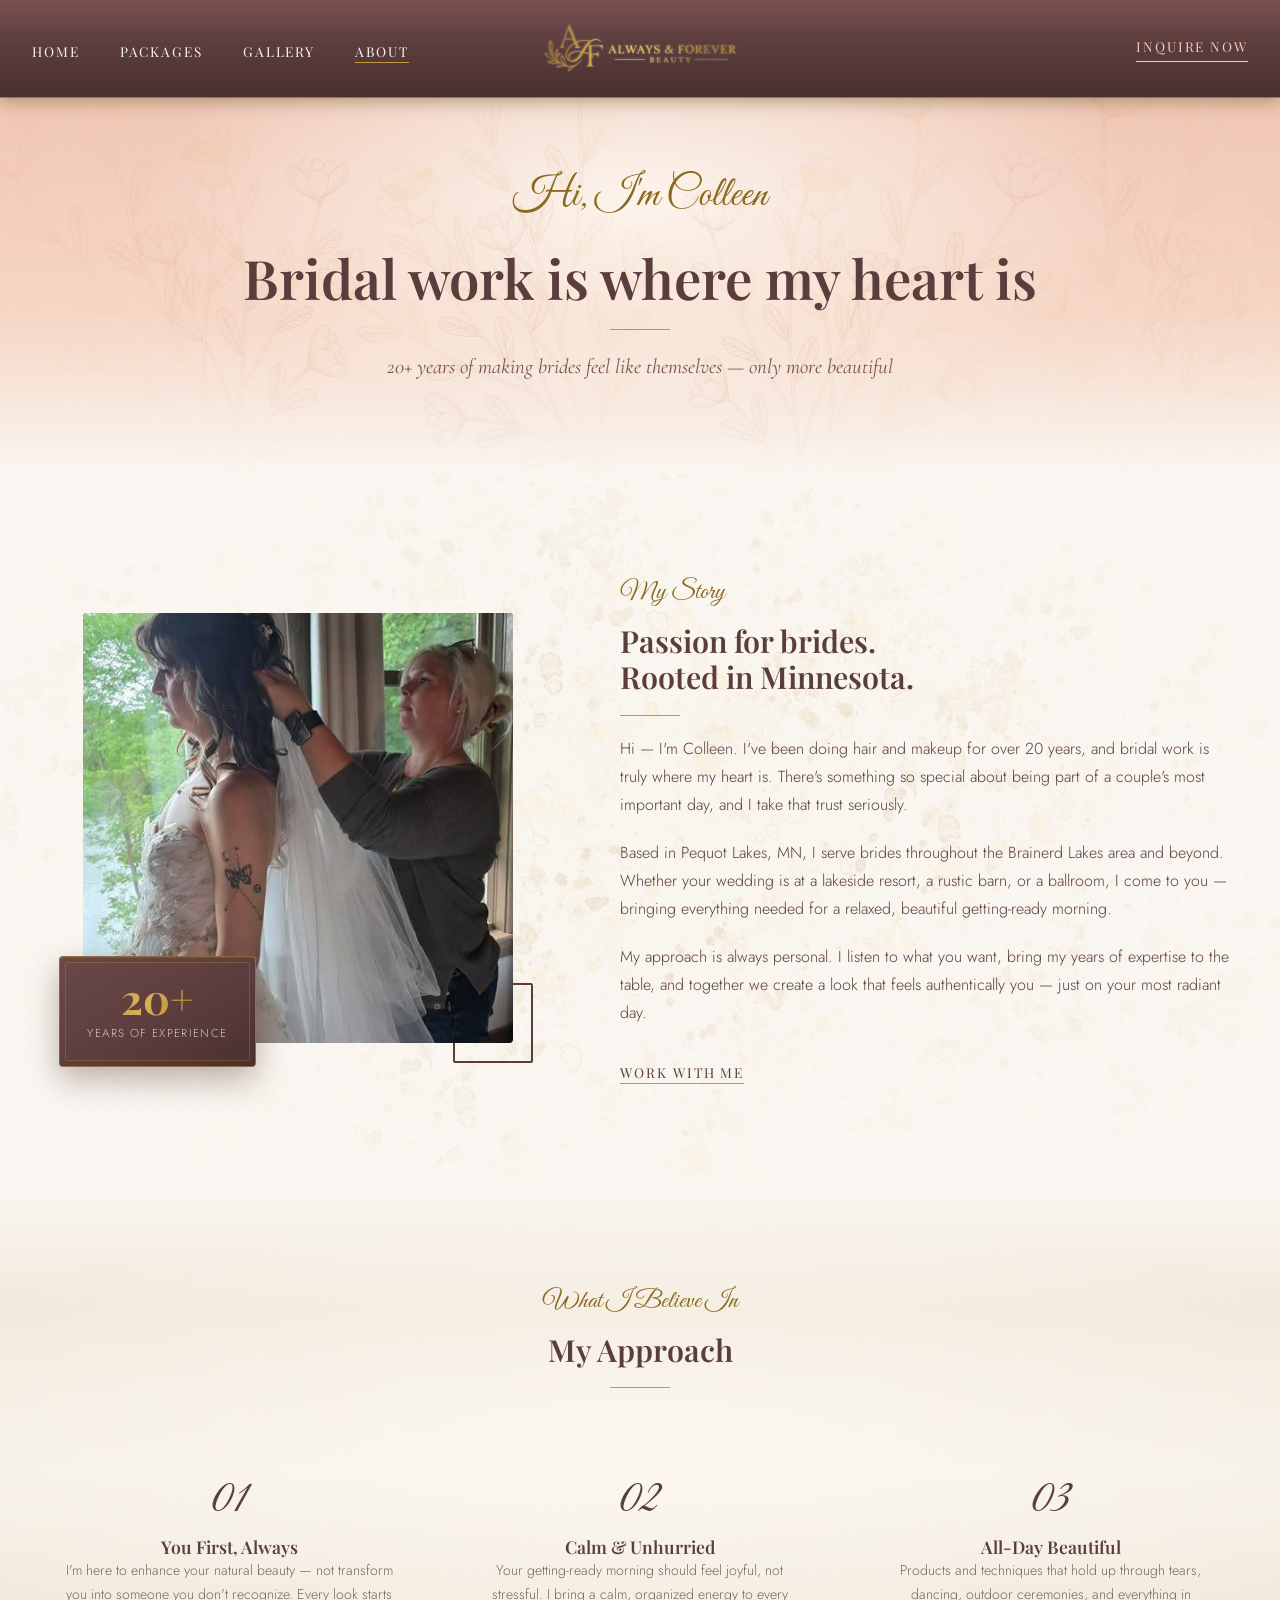
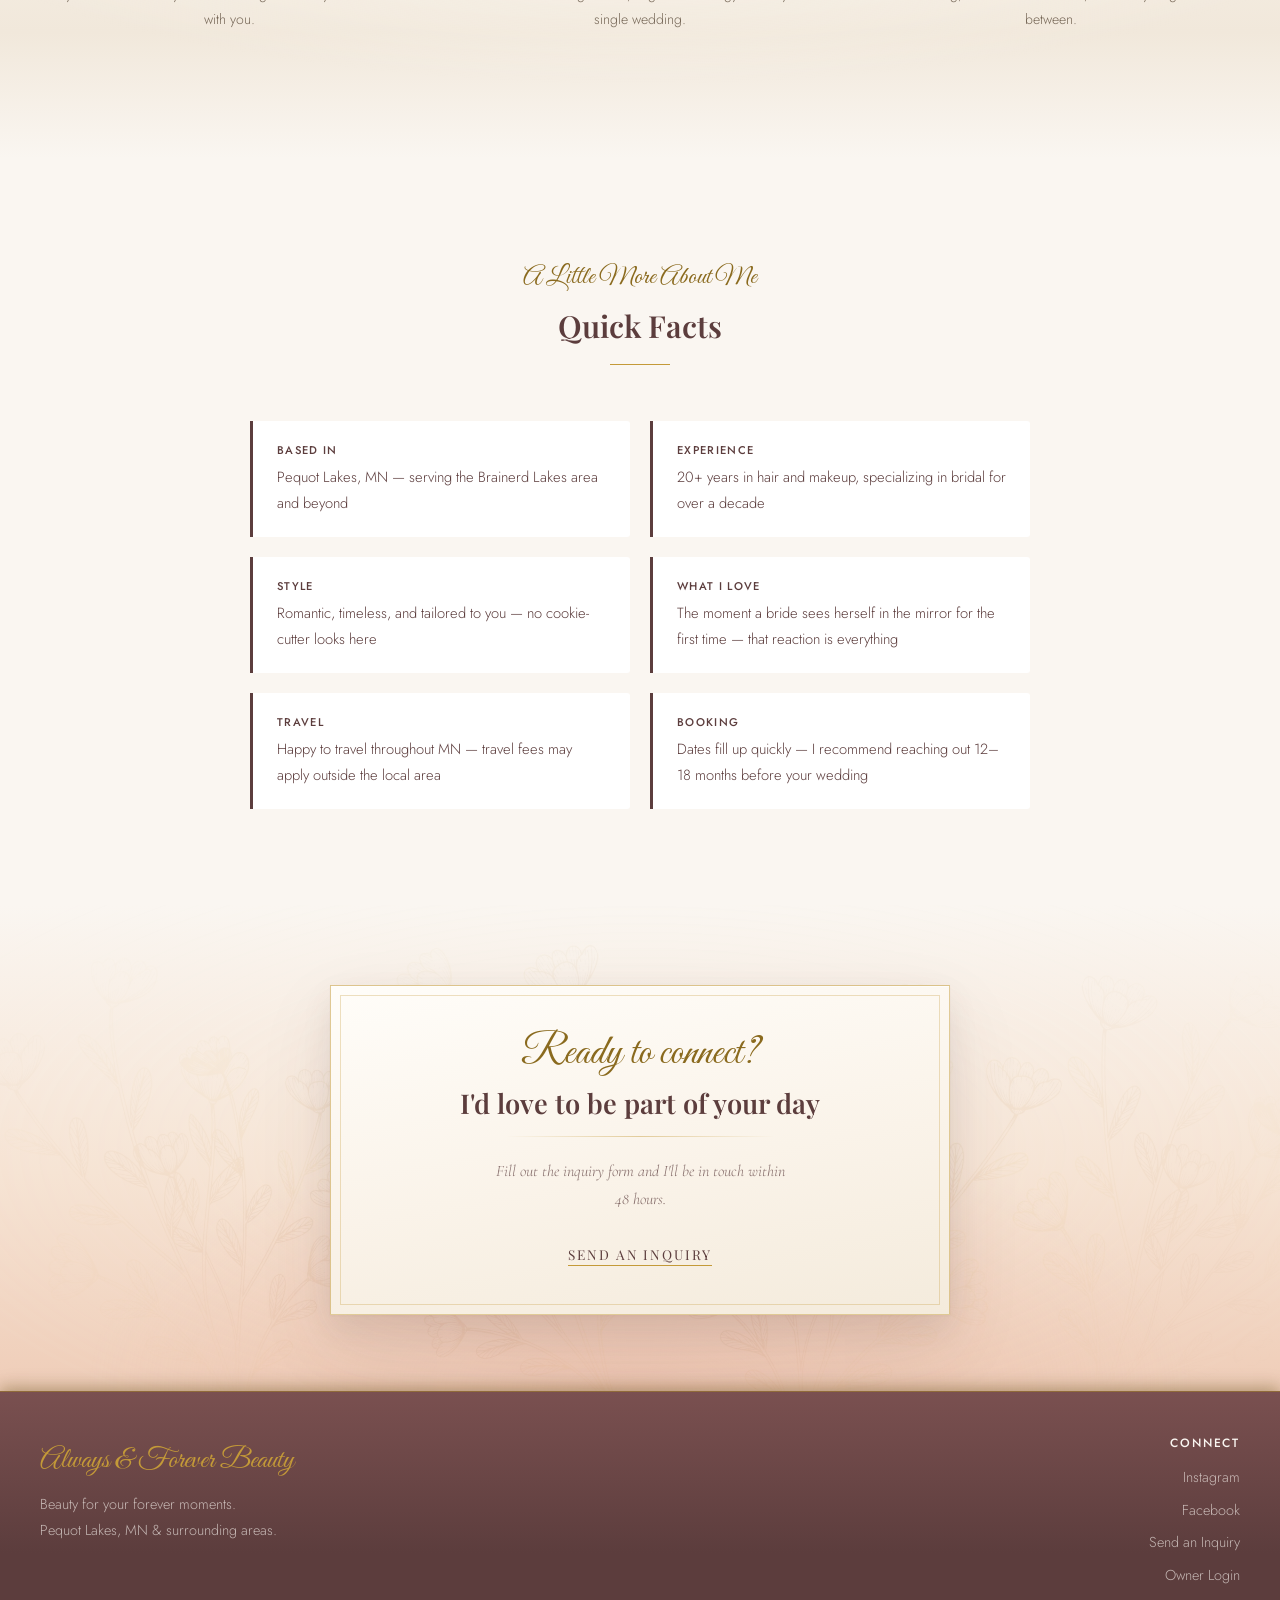
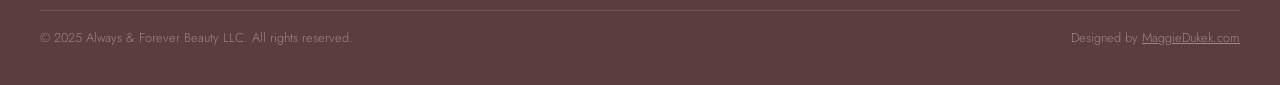
<file: about.html>
<!DOCTYPE html>
<html lang="en">
<head>
  <meta charset="UTF-8" />
  <meta name="viewport" content="width=device-width, initial-scale=1.0" />
  <title>About Colleen | Always & Forever Beauty</title>
  <link rel="icon" type="image/x-icon" href="images/favicon.ico" />
  <link rel="icon" type="image/png" sizes="32x32" href="images/favicon-32x32.png" />
  <link rel="icon" type="image/png" sizes="16x16" href="images/favicon-16x16.png" />
  <link rel="apple-touch-icon" sizes="180x180" href="images/apple-touch-icon.png" />
  <meta name="description" content="Meet Colleen Mulholland — bridal hair and makeup artist with 20+ years of experience in Pequot Lakes, MN." />
  <link rel="canonical" href="https://alwaysforeverbeauty.com/about.html" />
  <meta property="og:type" content="website" />
  <meta property="og:site_name" content="Always &amp; Forever Beauty" />
  <meta property="og:title" content="About Colleen | Always & Forever Beauty" />
  <meta property="og:description" content="Meet Colleen Mulholland — bridal hair and makeup artist with 20+ years of experience in Pequot Lakes, MN." />
  <meta property="og:url" content="https://alwaysforeverbeauty.com/about.html" />
  <meta property="og:image" content="https://alwaysforeverbeauty.com/images/og-card.jpg" />
  <meta name="twitter:card" content="summary_large_image" />
  <meta name="twitter:title" content="About Colleen | Always & Forever Beauty" />
  <meta name="twitter:description" content="Meet Colleen Mulholland — bridal hair and makeup artist with 20+ years of experience in Pequot Lakes, MN." />
  <meta name="twitter:image" content="https://alwaysforeverbeauty.com/images/og-card.jpg" />
  <link rel="stylesheet" href="styles.css" />
  <style>
    /* Hero — warm editorial treatment to match the home page */
    .page-hero {
      position: relative;
      overflow: hidden;
      background:
        radial-gradient(ellipse 55% 70% at 50% 42%, rgba(255, 252, 247, 0.85), rgba(255, 252, 247, 0) 70%),
        radial-gradient(ellipse 90% 60% at 50% 0%, rgba(236, 192, 170, 0.7), rgba(236, 192, 170, 0) 75%),
        linear-gradient(180deg, #ECC0AA 0%, #F2C9B8 35%, #F6D4C2 65%, var(--cream) 100%);
    }

    /* Gold floral watermark, same texture as the home page editorial sections */
    .page-hero::before {
      content: "";
      position: absolute;
      inset: 0;
      background-image: url('images/background gold flowers.jpg');
      background-size: cover;
      background-repeat: no-repeat;
      background-position: center;
      opacity: 0.13;
      pointer-events: none;
      -webkit-mask-image: radial-gradient(ellipse 75% 80% at 50% 50%, #000 35%, transparent 88%);
      mask-image: radial-gradient(ellipse 75% 80% at 50% 50%, #000 35%, transparent 88%);
    }

    .page-hero .container { position: relative; z-index: 1; }

    /* About section layout */
    .about-intro {
      display: grid;
      grid-template-columns: 1fr 1.2fr;
      gap: 4rem;
      align-items: center;
    }

    /* Gold-flake texture behind Colleen's section */
    .about-intro-section { position: relative; overflow: hidden; }
    .about-intro-section::before {
      content: "";
      position: absolute; inset: 0; z-index: 0; pointer-events: none;
      background: url('images/gold-splatter.jpg') center / cover no-repeat;
      opacity: 0.16;
      -webkit-mask-image: radial-gradient(ellipse 72% 80% at 50% 50%, #000 28%, transparent 86%);
      mask-image: radial-gradient(ellipse 72% 80% at 50% 50%, #000 28%, transparent 86%);
    }
    .about-intro-section .container { position: relative; z-index: 1; }

    .about-photo {
      position: relative;
      max-width: 430px;
      margin: 0 auto;
    }

    .about-photo-frame {
      aspect-ratio: 1/1;
      background: linear-gradient(135deg, #EDE4D9, #DFD0C2);
      border-radius: 4px;
      overflow: hidden;
      position: relative;
    }

    .about-photo-frame img {
      width: 100%;
      height: 100%;
      object-fit: cover;
      display: block;
    }

    /* The second portrait overlays the first (in-flow) one and crossfades */
    .about-photo-frame img:last-child {
      position: absolute;
      inset: 0;
      animation: aboutCrossfade 12s ease-in-out infinite;
    }

    @keyframes aboutCrossfade {
      0%, 42%  { opacity: 1; }
      50%, 92% { opacity: 0; }
      100%     { opacity: 1; }
    }

    @media (prefers-reduced-motion: reduce) {
      .about-photo-frame img:last-child { animation: none; }
    }

    .about-photo-placeholder {
      width: 100%;
      height: 100%;
      display: flex;
      align-items: center;
      justify-content: center;
      color: var(--taupe);
      font-family: var(--font-sub);
      font-style: italic;
      text-align: center;
      padding: 2rem;
    }

    .about-photo-accent {
      position: absolute;
      bottom: -20px;
      right: -20px;
      width: 80px;
      height: 80px;
      border: 2px solid var(--rose);
      border-radius: 2px;
      z-index: -1;
    }

    .about-years-badge {
      position: absolute;
      bottom: -1.5rem;
      left: -1.5rem;
      background: linear-gradient(150deg, #6a4848 0%, #5C3D3D 55%, #4a3030 100%);
      color: var(--cream);
      padding: 1.25rem 1.7rem;
      border-radius: 4px;
      border: 1px solid rgba(196,154,56,0.5);
      text-align: center;
      box-shadow: 0 12px 32px rgba(92, 61, 61, 0.4), inset 0 1px 0 rgba(255,255,255,0.08);
    }
    .about-years-badge::before {
      content: ""; position: absolute; inset: 5px;
      border: 1px solid rgba(196,154,56,0.3); border-radius: 2px; pointer-events: none;
    }

    .about-years-badge .years-num {
      font-family: var(--font-heading);
      font-size: 2.6rem;
      font-weight: 700;
      display: block;
      line-height: 1;
      /* Metallic gold gradient instead of flat gold */
      color: var(--gold);
      background: linear-gradient(105deg, #A87E2A 0%, #D9B45C 42%, #C49A38 60%, #8A6420 100%);
      -webkit-background-clip: text;
      background-clip: text;
      -webkit-text-fill-color: transparent;
    }

    .about-years-badge .years-label {
      font-size: 0.72rem;
      letter-spacing: 0.12em;
      text-transform: uppercase;
      opacity: 0.75;
    }

    .about-text .script {
      display: block;
      margin-bottom: 0.5rem;
    }

    .about-text h2 { margin-bottom: 1rem; }

    .about-text p {
      margin-bottom: 1.25rem;
      max-width: none;
    }

    /* Values */
    .values-grid {
      display: grid;
      grid-template-columns: repeat(3, 1fr);
      gap: 2rem;
      margin-top: 1rem;
    }

    .value-item {
      text-align: center;
      padding: 2rem 1.5rem;
    }

    .value-num {
      font-family: var(--font-script);
      font-size: 3rem;
      color: var(--rose);
      display: block;
      line-height: 1;
      margin-bottom: 0.75rem;
    }

    .value-item h4 {
      font-size: 1rem;
      margin-bottom: 0.5rem;
    }

    .value-item p {
      font-size: 0.88rem;
      color: var(--taupe);
      max-width: none;
      margin: 0;
    }

    /* Fun facts */
    .facts-grid {
      display: grid;
      grid-template-columns: repeat(2, 1fr);
      gap: 1.25rem;
    }

    .fact-item {
      background: var(--white);
      border-left: 3px solid var(--rose);
      padding: 1.25rem 1.5rem;
      border-radius: 0 3px 3px 0;
    }

    .fact-item p {
      font-size: 0.92rem;
      margin: 0;
      color: var(--rose);
    }

    .fact-label {
      display: block;
      font-size: 0.7rem;
      letter-spacing: 0.12em;
      text-transform: uppercase;
      color: var(--rose);
      font-weight: 500;
      margin-bottom: 0.3rem;
    }

    @media (max-width: 900px) {
      .about-intro {
        grid-template-columns: 1fr;
        gap: 3rem;
      }
      .about-years-badge { left: 1rem; }
      .values-grid { grid-template-columns: 1fr 1fr; }
      .facts-grid { grid-template-columns: 1fr; }
    }

    @media (max-width: 480px) {
      .values-grid { grid-template-columns: 1fr; }
    }
  </style>
</head>
<body>
  <a class="skip-link" href="#maincontent">Skip to content</a>

  <!-- Navigation -->
  <nav class="nav scrolled" id="mainNav">
    <ul class="nav-links nav-links-left" id="navLinks">
      <li><a href="index.html">Home</a></li>
      <li><a href="packages.html">Packages</a></li>
      <li><a href="gallery.html">Gallery</a></li>
      <li><a href="about.html" class="active">About</a></li>
      <li class="nav-menu-cta"><a href="booking.html">Inquire Now</a></li>
    </ul>
    <div class="nav-logo">
      <img src="images/logo-horizontal-cropped.png" alt="Always & Forever Beauty" style="width:auto; max-width:240px; height:50px; object-fit:contain;" />
    </div>
    <div class="nav-right">
      <a href="booking.html" class="nav-cta-link">Inquire Now</a>
    </div>
    <button class="nav-toggle" id="navToggle" aria-label="Menu">
      <span></span><span></span><span></span>
    </button>
  </nav>
  <main id="maincontent" tabindex="-1">

  <!-- Page Hero -->
  <div class="page-hero">
    <div class="container">
      <span class="section-label">Hi, I'm Colleen</span>
      <h1>Bridal work is where my heart is</h1>
      <div class="divider"></div>
      <p class="subheading" style="margin:0 auto;">20+ years of making brides feel like themselves — only more beautiful</p>
    </div>
  </div>

  <!-- About Intro -->
  <section class="section about-intro-section">
    <div class="container">
      <div class="about-intro">

        <div class="about-photo">
          <div class="about-photo-frame">
            <img src="images/colleen.jpg" alt="Colleen Mulholland" />
            <img src="images/723406330_2310427992698296_8935159144137868163_n.jpg" alt="Colleen placing a veil on a bride" style="object-position: center 15%;" />
          </div>
          <div class="about-photo-accent"></div>
          <div class="about-years-badge">
            <span class="years-num">20+</span>
            <span class="years-label">Years of Experience</span>
          </div>
        </div>

        <div class="about-text">
          <span class="section-label">My Story</span>
          <h2>Passion for brides.<br>Rooted in Minnesota.</h2>
          <div class="divider" style="margin:1.2rem 0;"></div>

          <p>Hi — I'm Colleen. I've been doing hair and makeup for over 20 years, and bridal work is truly where my heart is. There's something so special about being part of a couple's most important day, and I take that trust seriously.</p>

          <p>Based in Pequot Lakes, MN, I serve brides throughout the Brainerd Lakes area and beyond. Whether your wedding is at a lakeside resort, a rustic barn, or a ballroom, I come to you — bringing everything needed for a relaxed, beautiful getting-ready morning.</p>

          <p>My approach is always personal. I listen to what you want, bring my years of expertise to the table, and together we create a look that feels authentically you — just on your most radiant day.</p>

          <div style="margin-top: 2rem;">
            <a href="booking.html" class="hero-link">Work With Me</a>
          </div>
        </div>

      </div>
    </div>
  </section>

  <!-- Values -->
  <section class="section section--alt">
    <div class="container">
      <div class="section-header">
        <span class="section-label">What I Believe In</span>
        <h2>My Approach</h2>
        <div class="divider"></div>
      </div>
      <div class="values-grid">
        <div class="value-item">
          <span class="value-num">01</span>
          <h3 class="size-h4">You First, Always</h3>
          <p>I'm here to enhance your natural beauty — not transform you into someone you don't recognize. Every look starts with you.</p>
        </div>
        <div class="value-item">
          <span class="value-num">02</span>
          <h3 class="size-h4">Calm &amp; Unhurried</h3>
          <p>Your getting-ready morning should feel joyful, not stressful. I bring a calm, organized energy to every single wedding.</p>
        </div>
        <div class="value-item">
          <span class="value-num">03</span>
          <h3 class="size-h4">All-Day Beautiful</h3>
          <p>Products and techniques that hold up through tears, dancing, outdoor ceremonies, and everything in between.</p>
        </div>
      </div>
    </div>
  </section>

  <!-- Fun Facts -->
  <section class="section">
    <div class="container" style="max-width: 860px;">
      <div class="section-header">
        <span class="section-label">A Little More About Me</span>
        <h2>Quick Facts</h2>
        <div class="divider"></div>
      </div>
      <div class="facts-grid">
        <div class="fact-item">
          <span class="fact-label">Based In</span>
          <p>Pequot Lakes, MN — serving the Brainerd Lakes area and beyond</p>
        </div>
        <div class="fact-item">
          <span class="fact-label">Experience</span>
          <p>20+ years in hair and makeup, specializing in bridal for over a decade</p>
        </div>
        <div class="fact-item">
          <span class="fact-label">Style</span>
          <p>Romantic, timeless, and tailored to you — no cookie-cutter looks here</p>
        </div>
        <div class="fact-item">
          <span class="fact-label">What I Love</span>
          <p>The moment a bride sees herself in the mirror for the first time — that reaction is everything</p>
        </div>
        <div class="fact-item">
          <span class="fact-label">Travel</span>
          <p>Happy to travel throughout MN — travel fees may apply outside the local area</p>
        </div>
        <div class="fact-item">
          <span class="fact-label">Booking</span>
          <p>Dates fill up quickly — I recommend reaching out 12–18 months before your wedding</p>
        </div>
      </div>
    </div>
  </section>

  <!-- CTA -->
  <div class="cta-banner">
    <div class="container">
      <div class="cta-frame">
        <span class="cta-script">Ready to connect?</span>
        <h2>I'd love to be part of your day</h2>
        <div class="ornate-divider" style="margin:1rem auto 1.25rem;"></div>
        <p>Fill out the inquiry form and I'll be in touch within 48 hours.</p>
        <a href="booking.html" class="hero-link">Send an Inquiry</a>
      </div>
    </div>
  </div>

  <!-- Footer -->
  </main>

  <footer class="footer">
    <div class="container">
      <div class="footer-inner">
        <div class="footer-brand">
          <span class="script">Always &amp; Forever Beauty</span>
          <p>Beauty for your forever moments.<br>Pequot Lakes, MN &amp; surrounding areas.</p>
        </div>
        <div class="footer-col">
          <h3>Connect</h3>
          <ul>
            <li><a href="https://www.instagram.com/always.forever.beauty_hmua" target="_blank" rel="noopener">Instagram</a></li>
            <li><a href="https://www.facebook.com/share/1B8esVaDLR/" target="_blank" rel="noopener">Facebook</a></li>
            <li><a href="booking.html">Send an Inquiry</a></li>
            <li><a href="admin/login.html">Owner Login</a></li>
          </ul>
        </div>
      </div>
      <div class="footer-bottom">
        <span>&copy; 2025 Always &amp; Forever Beauty LLC. All rights reserved.</span>
        <span>Designed by <a href="https://maggiedukek.com/" target="_blank" style="color:rgba(250,246,241,0.4); text-decoration:underline;">MaggieDukek.com</a></span>
      </div>
    </div>
  </footer>

  <script>
    // Sticky nav
    const nav = document.getElementById('mainNav');
    window.addEventListener('scroll', () => nav.classList.toggle('scrolled', window.scrollY > 60));

    // Mobile menu
    const toggle = document.getElementById('navToggle');
    const links  = document.getElementById('navLinks');
    toggle.addEventListener('click', () => links.classList.toggle('open'));
    links.querySelectorAll('a').forEach(a => a.addEventListener('click', () => lin
</file>
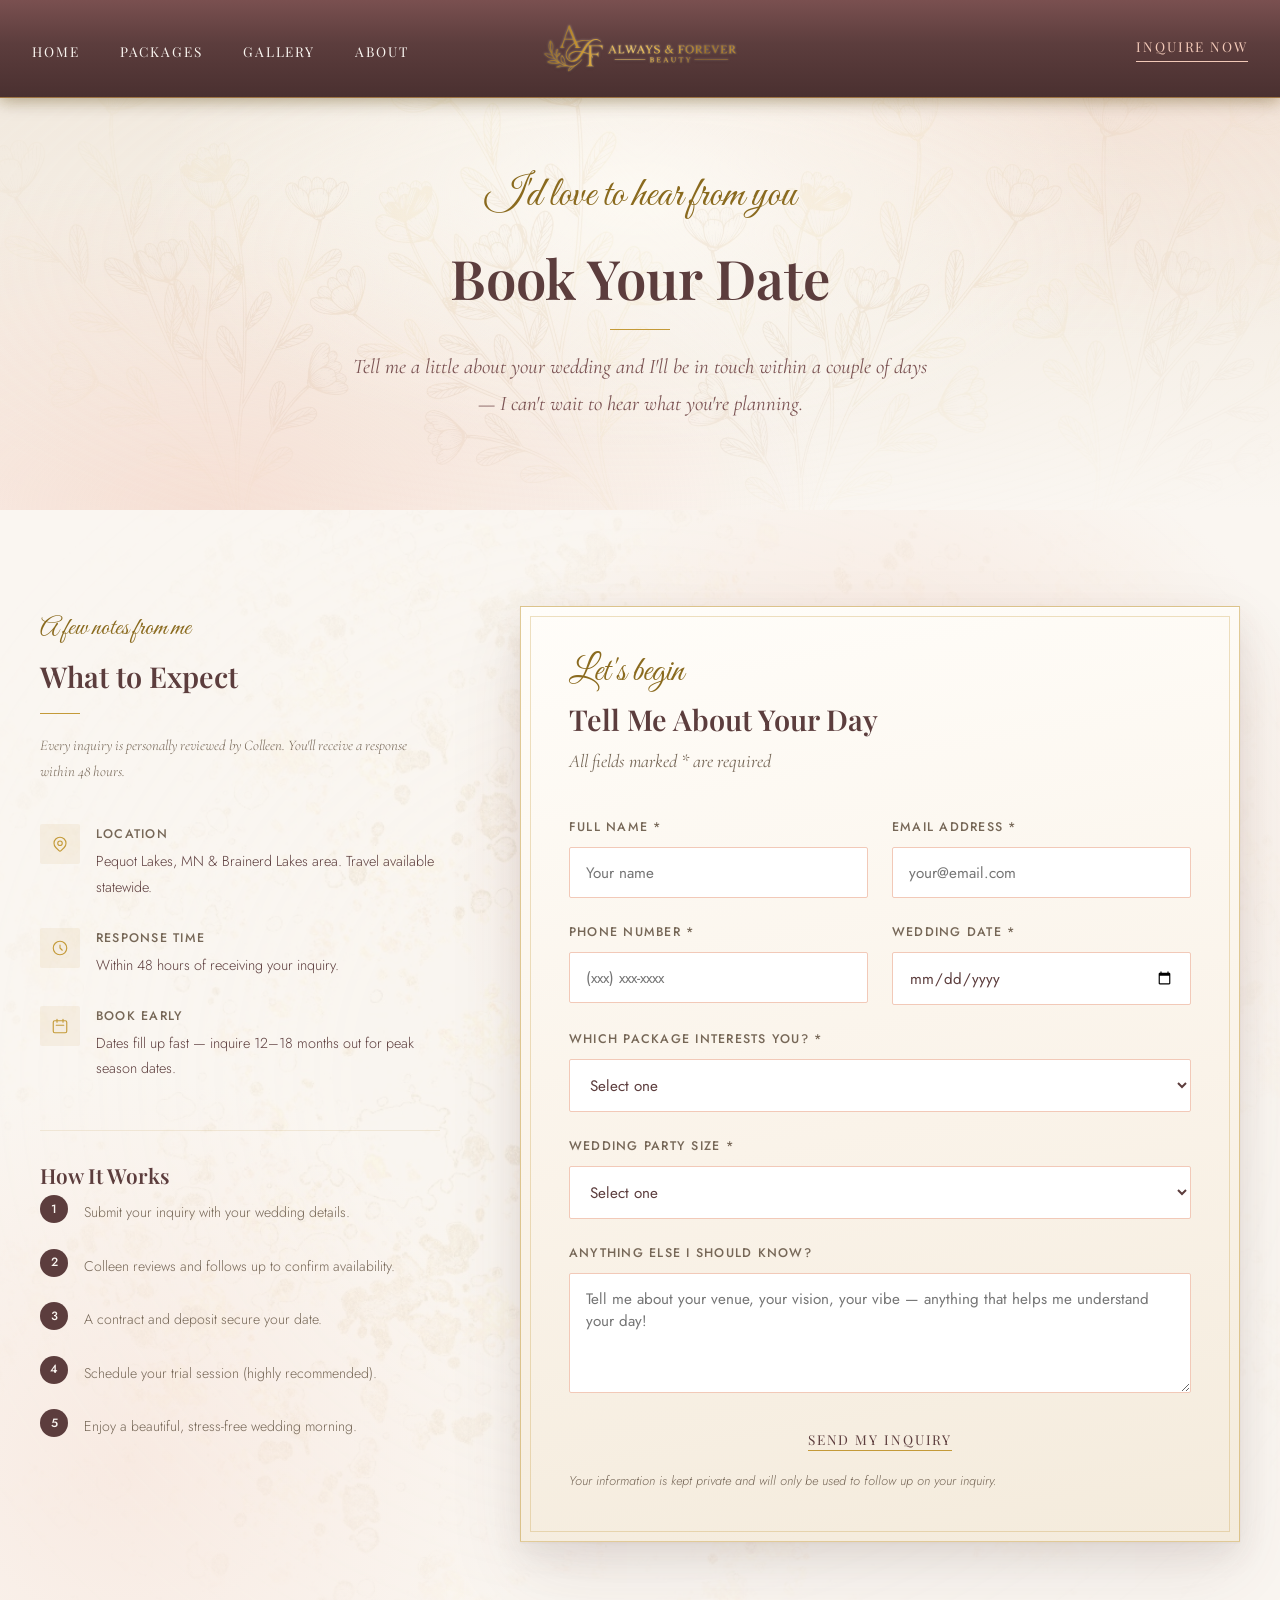
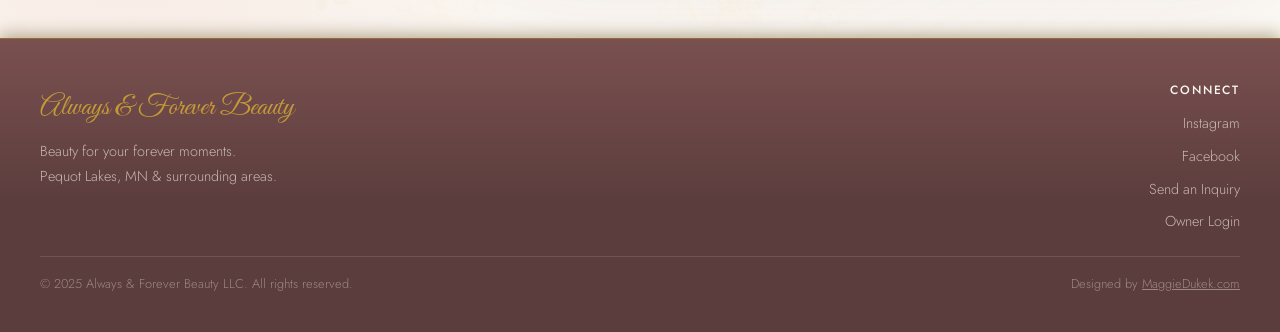
<file: booking.html>
<!DOCTYPE html>
<html lang="en">
<head>
  <meta charset="UTF-8" />
  <meta name="viewport" content="width=device-width, initial-scale=1.0" />
  <title>Book Your Date | Always & Forever Beauty</title>
  <link rel="icon" type="image/x-icon" href="images/favicon.ico" />
  <link rel="icon" type="image/png" sizes="32x32" href="images/favicon-32x32.png" />
  <link rel="icon" type="image/png" sizes="16x16" href="images/favicon-16x16.png" />
  <link rel="apple-touch-icon" sizes="180x180" href="images/apple-touch-icon.png" />
  <meta name="description" content="Inquire about bridal hair and makeup with Colleen Mulholland — Always & Forever Beauty, Pequot Lakes, MN." />
  <link rel="canonical" href="https://alwaysforeverbeauty.com/booking.html" />
  <meta property="og:type" content="website" />
  <meta property="og:site_name" content="Always &amp; Forever Beauty" />
  <meta property="og:title" content="Book Your Date | Always & Forever Beauty" />
  <meta property="og:description" content="Inquire about bridal hair and makeup with Colleen Mulholland — Always & Forever Beauty, Pequot Lakes, MN." />
  <meta property="og:url" content="https://alwaysforeverbeauty.com/booking.html" />
  <meta property="og:image" content="https://alwaysforeverbeauty.com/images/og-card.jpg" />
  <meta name="twitter:card" content="summary_large_image" />
  <meta name="twitter:title" content="Book Your Date | Always & Forever Beauty" />
  <meta name="twitter:description" content="Inquire about bridal hair and makeup with Colleen Mulholland — Always & Forever Beauty, Pequot Lakes, MN." />
  <meta name="twitter:image" content="https://alwaysforeverbeauty.com/images/og-card.jpg" />
  <link rel="stylesheet" href="styles.css" />
  <style>
    /* Soft peach blooms behind the form, like the glows on the home page */
    .booking-section {
      position: relative;
      overflow: hidden;
      background:
        radial-gradient(ellipse 50% 55% at 70% 30%, rgba(242, 201, 184, 0.45), rgba(242, 201, 184, 0) 70%),
        radial-gradient(ellipse 45% 50% at 10% 85%, rgba(245, 216, 203, 0.4), rgba(245, 216, 203, 0) 70%);
    }
    /* Subtle gold-flake texture over the booking section */
    .booking-section::before {
      content: ""; position: absolute; inset: 0; z-index: 0; pointer-events: none;
      background: url('images/gold-splatter.jpg') center / cover no-repeat;
      opacity: 0.1;
      -webkit-mask-image: radial-gradient(ellipse 75% 80% at 50% 50%, #000 30%, transparent 85%);
      mask-image: radial-gradient(ellipse 75% 80% at 50% 50%, #000 30%, transparent 85%);
    }
    .booking-section .container { position: relative; z-index: 1; }

    /* Subtle gold floral watermark in the page hero */
    .page-hero { position: relative; overflow: hidden; }
    .page-hero::before {
      content: ""; position: absolute; inset: 0; z-index: 0; pointer-events: none;
      background: url('images/background gold flowers.jpg') center / cover no-repeat;
      opacity: 0.12;
      -webkit-mask-image: radial-gradient(ellipse 78% 82% at 50% 50%, #000 32%, transparent 86%);
      mask-image: radial-gradient(ellipse 78% 82% at 50% 50%, #000 32%, transparent 86%);
    }
    .page-hero .container { position: relative; z-index: 1; }

    .booking-layout {
      display: grid;
      grid-template-columns: 1fr 1.8fr;
      gap: 5rem;
      align-items: start;
    }

    /* Sidebar */
    .booking-sidebar h3 {
      font-size: 1.3rem;
      margin-bottom: 0.5rem;
    }

    .sidebar-divider {
      width: 40px;
      height: 1px;
      background: var(--gold);
      margin: 1.2rem 0;
    }

    .sidebar-info {
      margin-top: 2.5rem;
    }

    .sidebar-info-item {
      display: flex;
      gap: 1rem;
      margin-bottom: 1.75rem;
      align-items: flex-start;
    }

    .sidebar-icon {
      width: 40px;
      height: 40px;
      background: rgba(201, 169, 110, 0.12);
      border-radius: 2px;
      display: flex;
      align-items: center;
      justify-content: center;
      flex-shrink: 0;
      color: var(--gold);
    }

    .sidebar-icon svg { width: 18px; height: 18px; }

    .sidebar-info-text strong {
      display: block;
      font-size: 0.78rem;
      letter-spacing: 0.1em;
      text-transform: uppercase;
      color: var(--taupe);
      font-weight: 500;
      margin-bottom: 0.2rem;
    }

    .sidebar-info-text p {
      font-size: 0.9rem;
      color: var(--rose);
      margin: 0;
    }

    /* Process steps */
    .process-steps {
      margin-top: 3rem;
      padding-top: 2rem;
      border-top: 1px solid rgba(201, 169, 110, 0.2);
    }

    .process-steps h4 {
      font-size: 0.78rem;
      letter-spacing: 0.12em;
      text-transform: uppercase;
      color: var(--taupe);
      margin-bottom: 1.5rem;
    }

    .step {
      display: flex;
      gap: 1rem;
      margin-bottom: 1.5rem;
      align-items: flex-start;
    }

    .step-num {
      width: 28px;
      height: 28px;
      background: var(--rose);
      color: var(--cream);
      border-radius: 50%;
      display: flex;
      align-items: center;
      justify-content: center;
      font-size: 0.75rem;
      font-weight: 500;
      flex-shrink: 0;
    }

    .step p {
      font-size: 0.88rem;
      color: var(--taupe);
      margin: 0;
      padding-top: 0.3rem;
    }

    /* Form card — framed like the editorial panels on the rest of the site */
    .form-card {
      position: relative;
      background: linear-gradient(170deg, #FFFDF9 0%, #FAF3E9 55%, #F4EBDC 100%);
      border: 1px solid rgba(196, 154, 56, 0.5);
      padding: 3rem;
      box-shadow:
        inset 0 1px 0 rgba(255, 255, 255, 0.65),
        0 1px 2px rgba(92, 61, 61, 0.05),
        0 12px 28px rgba(92, 61, 61, 0.09),
        0 30px 70px rgba(92, 61, 61, 0.10);
    }

    .form-card::before {
      content: "";
      position: absolute;
      inset: 9px;
      border: 1px solid rgba(196, 154, 56, 0.3);
      pointer-events: none;
    }

    .form-card h2 {
      font-size: 1.8rem;
      margin-bottom: 0.5rem;
    }

    .form-card .subheading {
      display: block;
      margin-bottom: 2.5rem;
    }

    .checkbox-group {
      display: grid;
      grid-template-columns: 1fr 1fr;
      gap: 0.5rem;
    }

    .checkbox-item {
      display: flex;
      align-items: center;
      gap: 0.6rem;
      font-size: 0.9rem;
      color: var(--rose);
      cursor: pointer;
    }

    .checkbox-item input[type="checkbox"] {
      width: 16px;
      height: 16px;
      accent-color: var(--gold);
      cursor: pointer;
    }

    .form-submit {
      margin-top: 1.5rem;
      text-align: center;
    }

    /* Submit styled like the underlined links on the home page */
    button.hero-link {
      background: none;
      border: none;
      border-bottom: 1px solid var(--gold);
      cursor: pointer;
    }

    button.hero-link:disabled {
      opacity: 0.6;
      cursor: default;
    }

    .form-note {
      font-size: 0.8rem;
      color: var(--taupe);
      margin-top: 1rem;
      font-style: italic;
      max-width: none;
    }

    /* Success / Error states */
    .form-success, .form-error {
      display: none;
      text-align: center;
      padding: 3rem 2rem;
    }

    .form-success .script {
      font-size: 3rem;
      display: block;
      margin-bottom: 1rem;
    }

    .form-success h3 { margin-bottom: 0.75rem; }
    .form-success p { margin: 0 auto; color: var(--taupe); font-family: var(--font-sub); font-style: italic; }

    .form-error p {
      color: #c0392b;
      margin: 0 auto;
      font-size: 0.9rem;
    }

    @media (max-width: 900px) {
      .booking-layout { grid-template-columns: 1fr; gap: 3rem; }
      .form-card { padding: 2rem 1.5rem; }
      .checkbox-group { grid-template-columns: 1fr; }
    }
  </style>
</head>
<body>
  <a class="skip-link" href="#maincontent">Skip to content</a>

  <!-- Navigation -->
  <nav class="nav scrolled" id="mainNav">
    <ul class="nav-links nav-links-left" id="navLinks">
      <li><a href="index.html">Home</a></li>
      <li><a href="packages.html">Packages</a></li>
      <li><a href="gallery.html">Gallery</a></li>
      <li><a href="about.html">About</a></li>
      <li class="nav-menu-cta"><a href="booking.html">Inquire Now</a></li>
    </ul>
    <div class="nav-logo">
      <img src="images/logo-horizontal-cropped.png" alt="Always & Forever Beauty" style="width:auto; max-width:240px; height:50px; object-fit:contain;" />
    </div>
    <div class="nav-right">
      <a href="booking.html" class="active nav-cta-link">Inquire Now</a>
    </div>
    <button class="nav-toggle" id="navToggle" aria-label="Menu">
      <span></span><span></span><span></span>
    </button>
  </nav>
  <main id="maincontent" tabindex="-1">

  <!-- Page Hero -->
  <div class="page-hero">
    <div class="container">
      <span class="section-label">I'd love to hear from you</span>
      <h1>Book Your Date</h1>
      <div class="divider"></div>
      <p class="subheading" style="margin:0 auto;">Tell me a little about your wedding and I'll be in touch within a couple of days — I can't wait to hear what you're planning.</p>
    </div>
  </div>

  <!-- Booking Section -->
  <section class="section booking-section">
    <div class="container">
      <div class="booking-layout">

        <!-- Sidebar -->
        <div class="booking-sidebar">
          <span class="section-label">A few notes from me</span>
          <h2 class="size-h3">What to Expect</h2>
          <div class="sidebar-divider"></div>
          <p style="font-size:0.92rem; color:var(--taupe); font-family:var(--font-sub); font-style:italic;">
            Every inquiry is personally reviewed by Colleen. You'll receive a response within 48 hours.
          </p>

          <div class="sidebar-info">
            <div class="sidebar-info-item">
              <div class="sidebar-icon">
                <svg fill="none" stroke="currentColor" viewBox="0 0 24 24">
                  <path stroke-linecap="round" stroke-linejoin="round" stroke-width="1.5" d="M17.657 16.657L13.414 20.9a1.998 1.998 0 01-2.827 0l-4.244-4.243a8 8 0 1111.314 0z M15 11a3 3 0 11-6 0 3 3 0 016 0z"/>
                </svg>
              </div>
              <div class="sidebar-info-text">
                <strong>Location</strong>
                <p>Pequot Lakes, MN &amp; Brainerd Lakes area. Travel available statewide.</p>
              </div>
            </div>
            <div class="sidebar-info-item">
              <div class="sidebar-icon">
                <svg fill="none" stroke="currentColor" viewBox="0 0 24 24">
                  <path stroke-linecap="round" stroke-linejoin="round" stroke-width="1.5" d="M12 8v4l3 3m6-3a9 9 0 11-18 0 9 9 0 0118 0z"/>
                </svg>
              </div>
              <div class="sidebar-info-text">
                <strong>Response Time</strong>
                <p>Within 48 hours of receiving your inquiry.</p>
              </div>
            </div>
            <div class="sidebar-info-item">
              <div class="sidebar-icon">
                <svg fill="none" stroke="currentColor" viewBox="0 0 24 24">
                  <path stroke-linecap="round" stroke-linejoin="round" stroke-width="1.5" d="M8 7V3m8 4V3m-9 8h10M5 21h14a2 2 0 002-2V7a2 2 0 00-2-2H5a2 2 0 00-2 2v12a2 2 0 002 2z"/>
                </svg>
              </div>
              <div class="sidebar-info-text">
                <strong>Book Early</strong>
                <p>Dates fill up fast — inquire 12–18 months out for peak season dates.</p>
              </div>
            </div>
          </div>

          <div class="process-steps">
            <h3 class="size-h4">How It Works</h3>
            <div class="step">
              <div class="step-num">1</div>
              <p>Submit your inquiry with your wedding details.</p>
            </div>
            <div class="step">
              <div class="step-num">2</div>
              <p>Colleen reviews and follows up to confirm availability.</p>
            </div>
            <div class="step">
              <div class="step-num">3</div>
              <p>A contract and deposit secure your date.</p>
            </div>
            <div class="step">
              <div class="step-num">4</div>
              <p>Schedule your trial session (highly recommended).</p>
            </div>
            <div class="step">
              <div class="step-num">5</div>
              <p>Enjoy a beautiful, stress-free wedding morning.</p>
            </div>
          </div>
        </div>

        <!-- Form -->
        <div class="form-card">
          <span class="cta-script" style="font-size:2.2rem;">Let's begin</span>
          <h2>Tell Me About Your Day</h2>
          <span class="subheading">All fields marked * are required</span>

          <form id="inquiryForm">
            <div class="form-row">
              <div class="form-group">
                <label for="name">Full Name *</label>
                <input type="text" id="name" name="name" required autocomplete="name" placeholder="Your name" />
              </div>
              <div class="form-group">
                <label for="email">Email Address *</label>
                <input type="email" id="email" name="email" required autocomplete="email" placeholder="your@email.com" />
              </div>
            </div>

            <div class="form-row">
              <div class="form-group">
                <label for="phone">Phone Number *</label>
                <input type="tel" id="phone" name="phone" required autocomplete="tel" placeholder="(xxx) xxx-xxxx" />
              </div>
              <div class="form-group">
                <label for="wedding_date">Wedding Date *</label>
                <input type="date" id="wedding_date" name="wedding_date" required />
              </div>
            </div>

            <div class="form-group">
              <label for="package_interest">Which Package Interests You? *</label>
              <select id="package_interest" name="package_interest" required>
                <option value="" disabled selected>Select one</option>
                <option value="The Silver Package">The Silver Package — Bride + up to 4, hair only ($775)</option>
                <option value="The Golden Package">The Golden Package — Bride + up to 4, hair &amp; makeup ($1,665)</option>
                <option value="The Luxe Bride">The Luxe Bride — a full day, just for you ($2,300)</option>
                <option value="The Platinum Package">The Platinum Package — full party (custom quote)</option>
                <option value="Not sure yet">I'm not sure — I'd love your suggestion</option>
              </select>
            </div>

            <div class="form-group">
              <label for="wedding_size">Wedding Party Size *</label>
              <select id="wedding_size" name="wedding_size" required>
                <option value="" disabled selected>Select one</option>
                <option value="Bride only">Bride only</option>
                <option value="2-3 people">2–3 people</option>
                <option value="4-6 people">4–6 people</option>
                <option value="7-10 people">7–10 people</option>
                <option value="10+ people">10+ people</option>
              </select>
            </div>

            <div class="form-group">
              <label for="message">Anything Else I Should Know?</label>
              <textarea id="message" name="message" placeholder="Tell me about your venue, your vision, your vibe — anything that helps me understand your day!"></textarea>
            </div>

            <div class="form-submit">
              <button type="submit" class="hero-link" id="submitBtn">
                Send My Inquiry
              </button>
            </div>
            <p class="form-note">Your information is kept private and will only be used to follow up on your inquiry.</p>
          </form>

          <!-- Success State -->
          <div class="form-success" id="formSuccess">
            <span class="script">Thank you!</span>
            <h3>Your inquiry has been received</h3>
            <p>Colleen will be in touch within 48 hours. We can't wait to be part of your day!</p>
          </div>

          <!-- Error State -->
          <div class="form-error" id="formError">
            <p id="errorMessage">Something went wrong. Please try again or email us directly.</p>
          </div>
        </div>

      </div>
    </div>
  </section>

  <!-- Footer -->
  </main>

  <footer class="footer">
    <div class="container">
      <div class="footer-inner">
        <div class="footer-brand">
          <span class="script">Always &amp; Forever Beauty</span>
          <p>Beauty for your forever moments.<br>Pequot Lakes, MN &amp; surrounding areas.</p>
        </div>
        <div class="footer-col">
          <h3>Connect</h3>
          <ul>
            <li><a href="https://www.instagram.com/always.forever.beauty_hmua" target="_blank" rel="noopener">Instagram</a></li>
            <li><a href="https://www.facebook.com/share/1B8esVaDLR/" target="_blank" rel="noopener">Facebook</a></li>
            <li><a href="booking.html">Send an Inquiry</a></li>
            <li><a href="admin/login.html">Owner Login</a></li>
          </ul>
        </div>
      </div>
      <div class="footer-bottom">
        <span>&copy; 2025 Always &amp; Forever Beauty LLC. All rights reserved.</span>
        <span>Designed by <a href="https://maggiedukek.com/" target="_blank" style="color:rgba(250,246,241,0.4); text-decoration:underline;">MaggieDukek.com</a></span>
      </div>
    </div>
  </footer>

  <script>
    // Nav
    const nav = document.getElementById('mainNav');
    window.addEventListener('scroll', () => nav.classList.toggle('scrolled', window.scrollY > 60));
    const toggle = document.getElementById('navToggle');
    const links  = document.getElementById('navLinks');
    toggle.addEventListener('click', () => links.classList.toggle('open'));
    links.querySelectorAll('a').forEach(a => a.addEventListener('click', () => links.classList.remove('open')));

    document.getElementById('inquiryForm').addEventListener('submit', async function(e) {
      e.preventDefault();

      const submitBtn = document.getElementById('submitBtn');
      submitBtn.textContent = 'Sending…';
      submitBtn.disabled = true;

      // The package the bride is interested in surfaces in the dashboard "Services" column
      const pkg = document.getElementById('package_interest').value;
      const typedMessage = document.getElementById('message').value.trim();

      const payload = {
        name:           document.getElementById('name').value.trim(),
        email:          document.getElementById('email').value.trim(),
        phone:          document.getElementById('phone').value.trim(),
        wedding_date:   document.getElementById('wedding_date').value,
        services_needed: pkg || null,
        wedding_size:   document.getElementById('wedding_size').value,
        message:        typedMessage || null,
        status:         'new'
      };

      // Save the inquiry (the server also emails Colleen an alert and the
      // bride an auto-reply — never blocking the on-screen confirmation)
      let error = null;
      try {
        const res = await fetch('/api/inquiry-submit', {
          method: 'POST',
          headers: { 'Content-Type': 'application/json' },
          body: JSON.stringify(payload)
        });
        const out = await res.json().catch(() => null);
        if (!res.ok) error = { message: (out && out.error) || 'Please try again.' };
      } catch (e) {
        error = { message: 'Please check your connection and try again.' };
      }

      if (error) {
        console.error(error);
        document.getElementById('formError').style.display = 'block';
        document.getElementById('errorMessage').textContent =
          'Something went wrong: ' + (error.message || 'Please try again.');
        submitBtn.textContent = 'Send My Inquiry';
        submitBtn.disabled = false;
      } else {
        document.getElementById('inquiryForm').style.display = 'none';
        const success = document.getElementById('formSuccess');
        success.style.display = 'block';
        // Bring the confirmation into view and move focus to it (a11y + reassurance)
        success.setAttribute('tabindex', '-1');
        success.scrollIntoView({ behavior: 'smooth', block: 'center' });
        try { success.focus({ preventScroll: true }); } catch (_) {}
      }
    });
  </script>
</body>
</html>
</file>
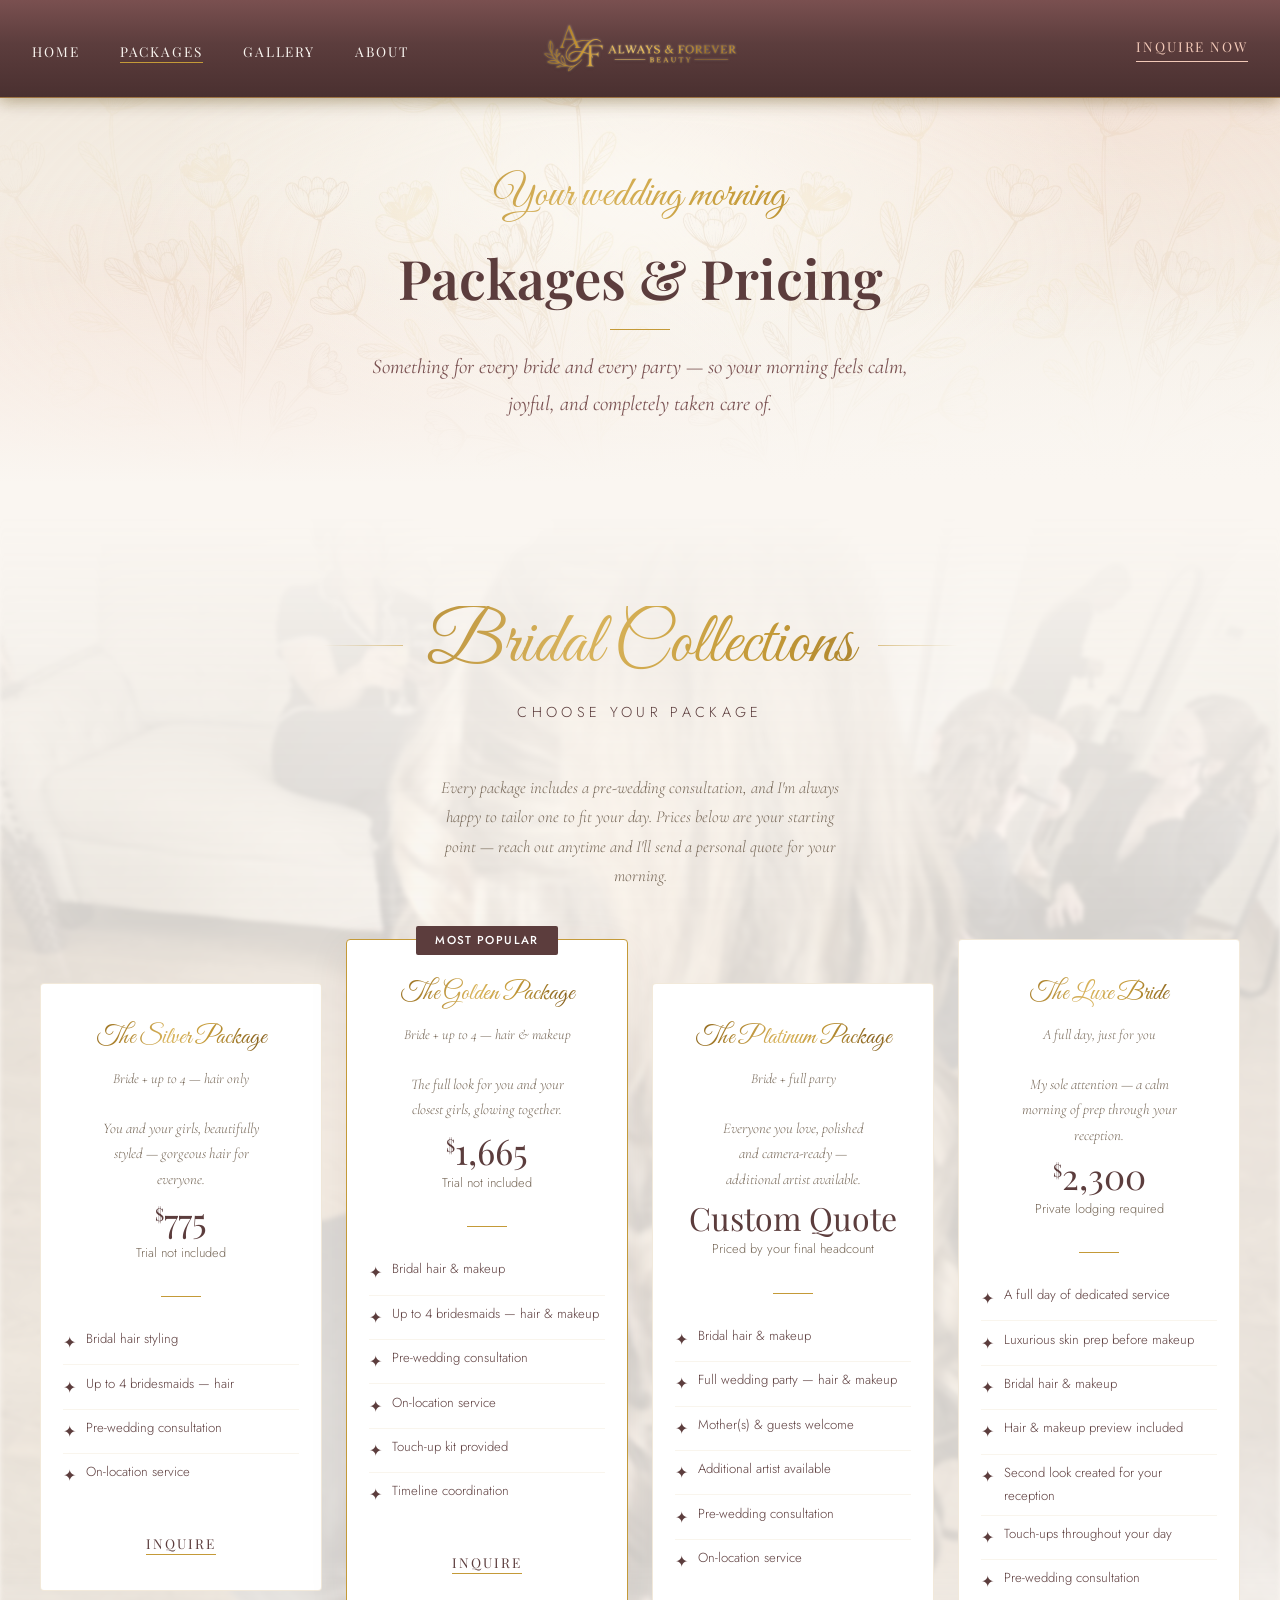
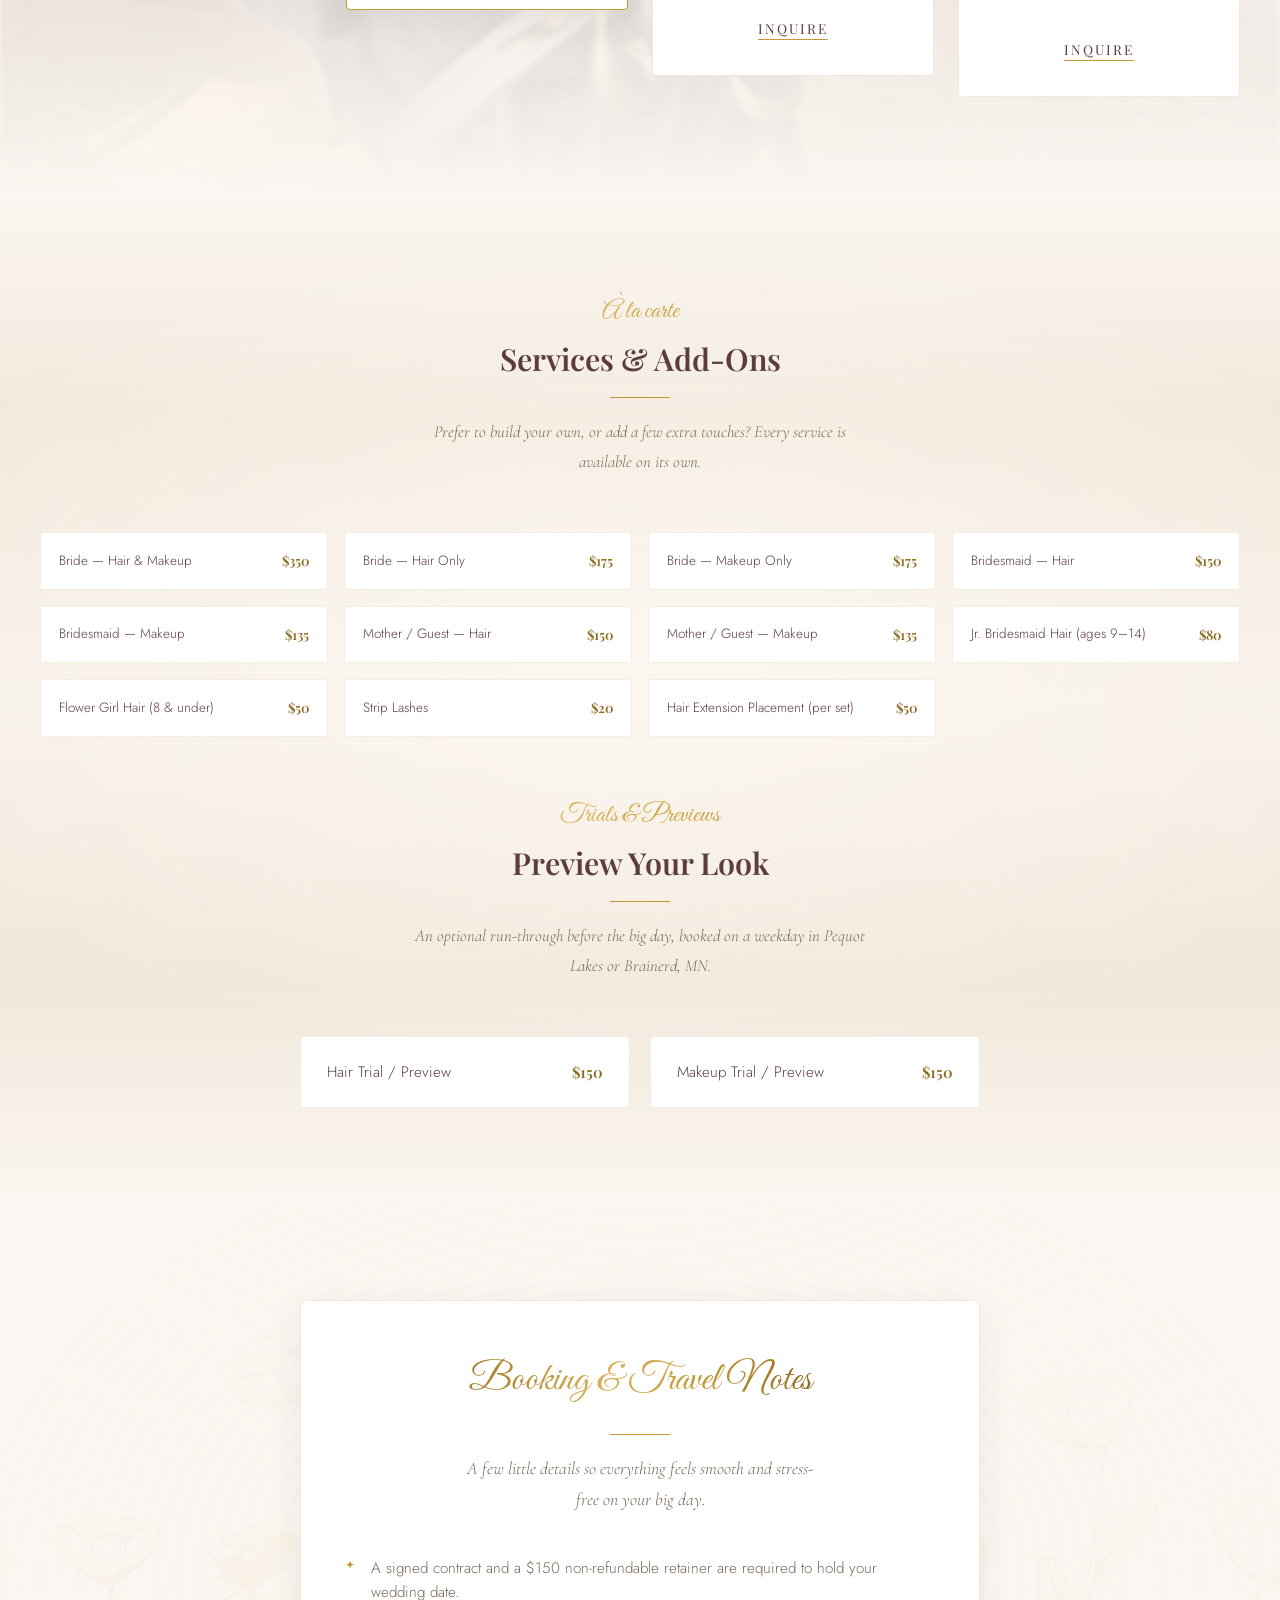
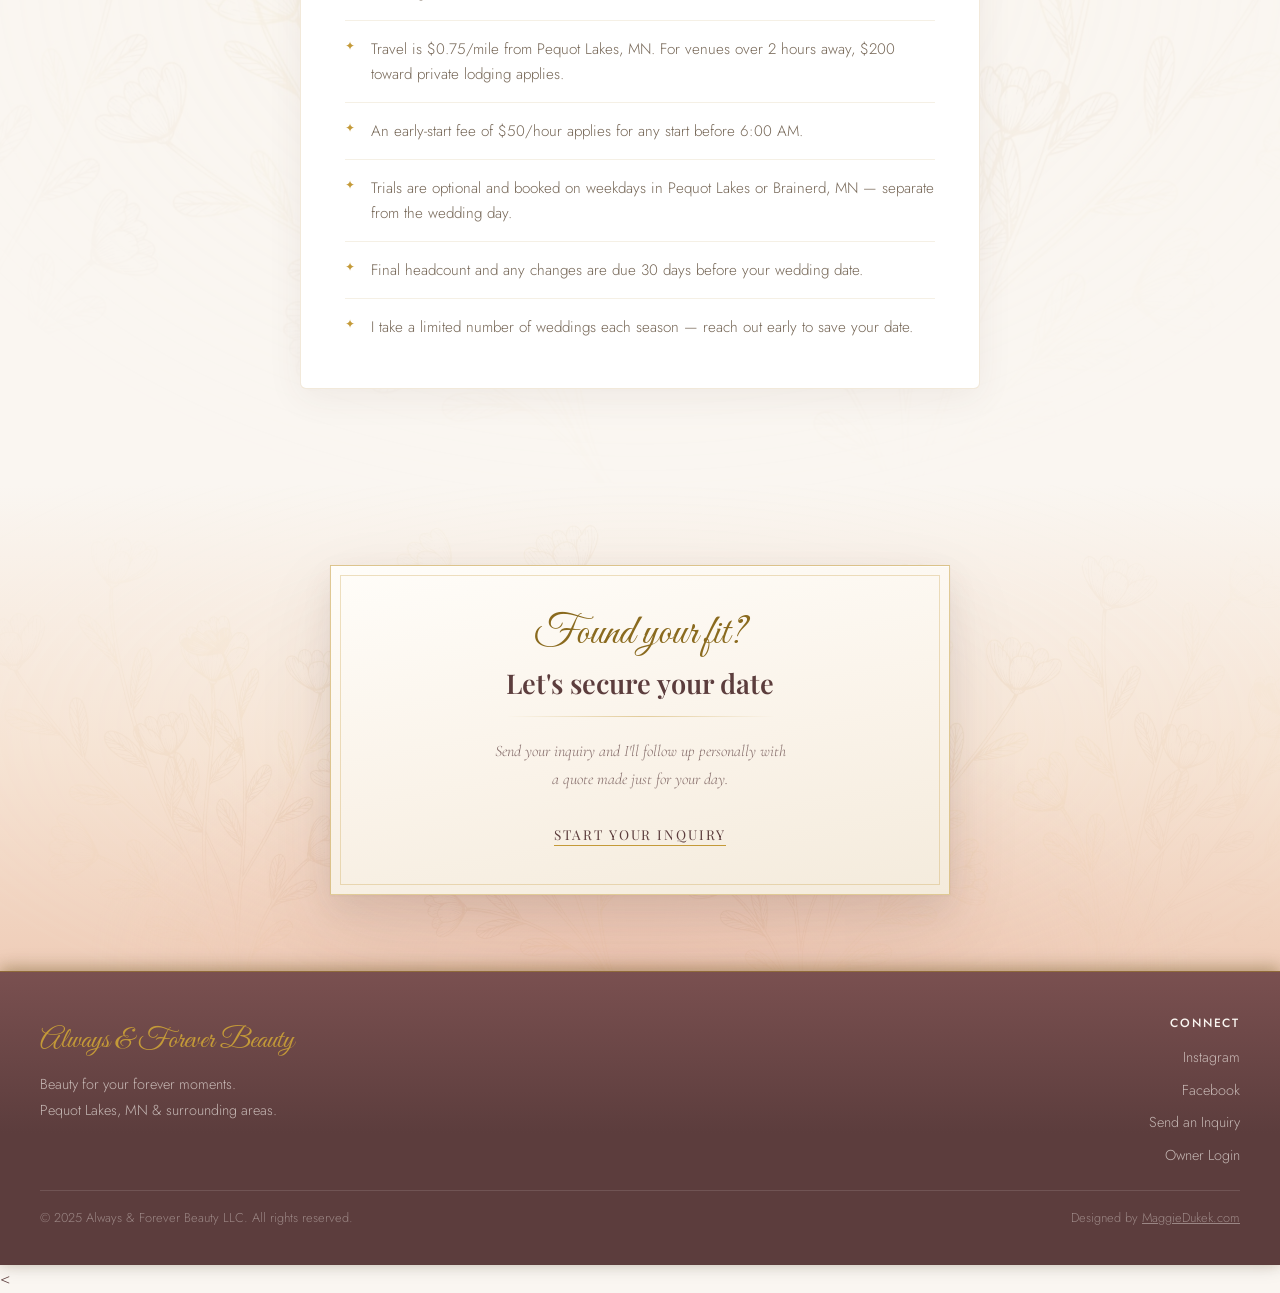
<file: packages.html>
<!DOCTYPE html>
<html lang="en">
<head>
  <meta charset="UTF-8" />
  <meta name="viewport" content="width=device-width, initial-scale=1.0" />
  <title>Packages & Pricing | Always & Forever Beauty</title>
  <link rel="icon" type="image/x-icon" href="images/favicon.ico" />
  <link rel="icon" type="image/png" sizes="32x32" href="images/favicon-32x32.png" />
  <link rel="icon" type="image/png" sizes="16x16" href="images/favicon-16x16.png" />
  <link rel="apple-touch-icon" sizes="180x180" href="images/apple-touch-icon.png" />
  <meta name="description" content="Bridal hair and makeup packages by Colleen Mulholland — Pequot Lakes, MN." />
  <link rel="canonical" href="https://alwaysforeverbeauty.com/packages.html" />
  <meta property="og:type" content="website" />
  <meta property="og:site_name" content="Always &amp; Forever Beauty" />
  <meta property="og:title" content="Packages & Pricing | Always & Forever Beauty" />
  <meta property="og:description" content="Bridal hair and makeup packages by Colleen Mulholland — Pequot Lakes, MN." />
  <meta property="og:url" content="https://alwaysforeverbeauty.com/packages.html" />
  <meta property="og:image" content="https://alwaysforeverbeauty.com/images/og-card.jpg" />
  <meta name="twitter:card" content="summary_large_image" />
  <meta name="twitter:title" content="Packages & Pricing | Always & Forever Beauty" />
  <meta name="twitter:description" content="Bridal hair and makeup packages by Colleen Mulholland — Pequot Lakes, MN." />
  <meta name="twitter:image" content="https://alwaysforeverbeauty.com/images/og-card.jpg" />
  <link rel="stylesheet" href="styles.css" />
  <style>
    /* Gold floral watermark in the page hero */
    .page-hero { position: relative; overflow: hidden; }
    .page-hero::before {
      content: "";
      position: absolute; inset: 0; z-index: 0; pointer-events: none;
      background: url('images/background gold flowers.jpg') center / cover no-repeat;
      opacity: 0.14;
      -webkit-mask-image: radial-gradient(ellipse 78% 82% at 50% 50%, #000 32%, transparent 86%);
      mask-image: radial-gradient(ellipse 78% 82% at 50% 50%, #000 32%, transparent 86%);
    }
    /* Soft cream fade so the hero's peach glow dissolves into the next section (kills the hard seam) */
    .page-hero::after {
      content: "";
      position: absolute;
      left: 0; right: 0; bottom: 0;
      height: 45%;
      background: linear-gradient(180deg, rgba(250,246,241,0) 0%, var(--cream) 88%);
      z-index: 0;
      pointer-events: none;
    }
    .page-hero .container { position: relative; z-index: 1; }

    /* Gold headers get the hero's metallic gold gradient (instead of flat gold) */
    .section-label,
    .gallery-title,
    .package-name {
      background: linear-gradient(105deg, #7E5C1C 0%, #A87E2A 22%, #D9B45C 45%, #C49A38 60%, #8A6420 82%, #A87E2A 100%);
      -webkit-background-clip: text;
      background-clip: text;
      -webkit-text-fill-color: transparent;
      color: var(--gold);
    }
    /* Gold accents I don't want → maroon */
    .package-features .check { color: var(--rose); -webkit-text-fill-color: var(--rose); }

    /* Ghosted background photo behind the Bridal Collections section (like the gallery) */
    .packages-collections { position: relative; overflow: hidden; }
    .packages-collections::before {
      content: "";
      position: absolute;
      inset: 0;
      background-image: url('images/gallery-backdrop.jpg');
      background-size: cover;
      background-position: center 30%;
      opacity: 0.16;
      filter: blur(2px) sepia(0.28) saturate(0.78) brightness(1.08) contrast(0.92);
      pointer-events: none;
      z-index: 0;
      -webkit-mask-image: linear-gradient(180deg, transparent 0%, rgba(0,0,0,0.5) 14%, #000 32%, #000 82%, transparent 100%);
      mask-image: linear-gradient(180deg, transparent 0%, rgba(0,0,0,0.5) 14%, #000 32%, #000 82%, transparent 100%);
    }
    .packages-collections .container { position: relative; z-index: 1; }

    .packages-grid {
      display: grid;
      grid-template-columns: repeat(4, 1fr);
      gap: 1.5rem;
      align-items: start;
      max-width: 1200px;
      margin: 0 auto;
    }

    /* Artful stagger — a gentle zigzag across the row so the four cards
       read as an editorial spread rather than a rigid block */
    .packages-grid .package-card:nth-child(odd)  { margin-top: 2.75rem; }
    .packages-grid .package-card:nth-child(even) { margin-top: 0; }

    .package-card {
      background: var(--white);
      border: 1px solid rgba(201, 169, 110, 0.25);
      border-radius: 4px;
      padding: 2rem 1.4rem;
      text-align: center;
      transition: border-color 0.3s, box-shadow 0.3s;
      position: relative;
    }

    .package-card:hover {
      border-color: var(--gold);
      box-shadow: 0 8px 40px var(--shadow);
    }

    .package-card.featured {
      border-color: var(--gold);
      box-shadow: 0 8px 40px var(--shadow);
    }

    .featured-badge {
      position: absolute;
      top: -14px;
      left: 50%;
      transform: translateX(-50%);
      background: var(--rose);
      color: var(--white);
      font-size: 0.72rem;
      letter-spacing: 0.12em;
      text-transform: uppercase;
      font-weight: 500;
      padding: 0.3rem 1.2rem;
      border-radius: 2px;
      white-space: nowrap;
    }

    .package-name {
      font-family: var(--font-script);
      font-size: 1.55rem;
      color: var(--gold);
      display: block;
      margin-bottom: 0.5rem;
    }

    .package-subtitle {
      font-family: var(--font-sub);
      font-style: italic;
      color: var(--taupe);
      font-size: 0.88rem;
      margin-bottom: 1.5rem;
      display: block;
    }

    .package-price {
      font-family: var(--font-heading);
      font-size: 2.2rem;
      color: var(--rose);
      line-height: 1;
      margin-bottom: 0.25rem;
    }

    .package-price span {
      font-size: 1.1rem;
      vertical-align: super;
      font-weight: 400;
    }

    .price-note {
      font-size: 0.8rem;
      color: var(--taupe);
      margin-bottom: 2rem;
    }

    .package-divider {
      width: 40px;
      height: 1px;
      background: var(--gold);
      margin: 1.5rem auto;
    }

    .package-features {
      list-style: none;
      text-align: left;
      margin-bottom: 2rem;
    }

    .package-features li {
      display: flex;
      align-items: flex-start;
      gap: 0.6rem;
      font-size: 0.82rem;
      color: var(--rose);
      padding: 0.45rem 0;
      border-bottom: 1px solid rgba(201, 169, 110, 0.12);
    }

    .package-features li:last-child { border-bottom: none; }

    .check {
      color: var(--gold);
      font-size: 1rem;
      flex-shrink: 0;
      margin-top: 1px;
    }

    /* Add-ons */
    .addons-grid {
      display: grid;
      grid-template-columns: repeat(4, 1fr);
      gap: 1rem;
      margin-top: 2rem;
    }

    .addon-item {
      display: flex;
      justify-content: space-between;
      align-items: center;
      gap: 0.75rem;
      padding: 1rem 1.1rem;
      background: var(--white);
      border: 1px solid rgba(201, 169, 110, 0.2);
      border-radius: 3px;
      font-size: 0.84rem;
    }

    /* Trials grid has only two items — center them under the heading (and make
       them a touch larger) instead of leaving the right half of the row empty */
    .addons-grid.addons-grid--centered {
      grid-template-columns: repeat(2, 1fr);
      max-width: 680px;
      margin-left: auto;
      margin-right: auto;
      gap: 1.25rem;
    }
    .addons-grid--centered .addon-item {
      padding: 1.35rem 1.6rem;
      font-size: 0.95rem;
    }
    @media (max-width: 540px) {
      .addons-grid.addons-grid--centered { grid-template-columns: 1fr; max-width: 380px; }
    }

    .addon-item span:first-child { color: var(--rose); line-height: 1.35; }
    .addon-item span:last-child {
      color: var(--gold-deep);
      font-family: var(--font-heading);
      font-weight: 600;
    }

    /* Notes — the whole section (heading + list) sits inside one soft card */
    .notes-card {
      background: var(--white);
      border: 1px solid rgba(201, 169, 110, 0.25);
      border-radius: 6px;
      padding: 2.75rem 2.75rem 2rem;
      box-shadow: 0 8px 36px rgba(92, 61, 61, 0.07);
    }

    .notes-card .section-header { margin-bottom: 1.5rem; }

    .notes-list {
      list-style: none;
    }

    .notes-list li {
      padding: 1rem 0 1rem 1.6rem;
      border-bottom: 1px solid rgba(201, 169, 110, 0.18);
      font-size: 0.95rem;
      line-height: 1.6;
      color: var(--taupe);
      position: relative;
    }

    .notes-list li:last-child { border-bottom: none; }

    .notes-list li::before {
      content: '✦';
      position: absolute;
      left: 0;
      top: 1rem;
      font-size: 0.72rem;
      color: var(--gold);
    }

    @media (max-width: 600px) {
      .notes-card { padding: 1.75rem 1.4rem 1.4rem; }
    }

    /* "Good to Know" — larger header + a few soft touches */
    .notes-section { position: relative; overflow: hidden; }
    .notes-section::before {
      content: "";
      position: absolute; inset: 0; z-index: 0; pointer-events: none;
      background: url('images/background gold flowers.jpg') center / cover no-repeat;
      opacity: 0.10;
      -webkit-mask-image: radial-gradient(ellipse 80% 78% at 50% 42%, #000 28%, transparent 80%);
      mask-image: radial-gradient(ellipse 80% 78% at 50% 42%, #000 28%, transparent 80%);
    }
    .notes-section .container { position: relative; z-index: 1; }
    .notes-section .section-label { font-size: 2.5rem; margin-bottom: 0.6rem; }
    .notes-section h2 { font-size: clamp(1.9rem, 4vw, 2.7rem); }
    .notes-section .section-header p { font-size: 1.1rem; max-width: 46ch; }

    @media (max-width: 600px) {
      .notes-section .section-label { font-size: 2rem; }
    }

    /* Tablet — drop to two columns and flatten the stagger */
    @media (max-width: 1080px) {
      .packages-grid { grid-template-columns: repeat(2, 1fr); max-width: 720px; gap: 1.75rem; }
      .packages-grid .package-card { margin-top: 0; }
    }

    /* Tablet & mobile — two across */
    @media (max-width: 900px) {
      .addons-grid { grid-template-columns: repeat(2, 1fr); }
    }

    /* Phone — single column */
    @media (max-width: 600px) {
      .packages-grid { grid-template-columns: 1fr; max-width: 420px; }
    }
  </style>
</head>
<body>
  <a class="skip-link" href="#maincontent">Skip to content</a>

  <!-- Navigation -->
  <nav class="nav scrolled" id="mainNav">
    <ul class="nav-links nav-links-left" id="navLinks">
      <li><a href="index.html">Home</a></li>
      <li><a href="packages.html" class="active">Packages</a></li>
      <li><a href="gallery.html">Gallery</a></li>
      <li><a href="about.html">About</a></li>
      <li class="nav-menu-cta"><a href="booking.html">Inquire Now</a></li>
    </ul>
    <div class="nav-logo">
      <img src="images/logo-horizontal-cropped.png" alt="Always & Forever Beauty" style="width:auto; max-width:240px; height:50px; object-fit:contain;" />
    </div>
    <div class="nav-right">
      <a href="booking.html" class="nav-cta-link">Inquire Now</a>
    </div>
    <button class="nav-toggle" id="navToggle" aria-label="Menu">
      <span></span><span></span><span></span>
    </button>
  </nav>
  <main id="maincontent" tabindex="-1">

  <!-- Page Hero -->
  <div class="page-hero">
    <div class="container">
      <span class="section-label">Your wedding morning</span>
      <h1>Packages &amp; Pricing</h1>
      <div class="divider"></div>
      <p class="subheading" style="margin:0 auto;">Something for every bride and every party — so your morning feels calm, joyful, and completely taken care of.</p>
    </div>
  </div>

  <!-- Packages -->
  <section class="section packages-collections">
    <div class="container">
      <header class="gallery-heading">
        <h2 class="gallery-title">Bridal Collections</h2>
        <p>Choose Your Package</p>
      </header>
      <p style="text-align:center; max-width:60ch; margin:0 auto 3rem; font-family:var(--font-sub); font-style:italic; font-size:1.05rem; color:var(--taupe);">Every package includes a pre-wedding consultation, and I'm always happy to tailor one to fit your day. Prices below are your starting point — reach out anytime and I'll send a personal quote for your morning.</p>
      <div class="packages-grid">

        <!-- Silver -->
        <div class="package-card">
          <span class="package-name">The Silver Package</span>
          <span class="package-subtitle">Bride + up to 4 — hair only</span>
          <p style="font-family:var(--font-sub); font-style:italic; font-size:0.92rem; color:var(--taupe); margin:0.35rem auto 0.6rem; max-width:26ch;">You and your girls, beautifully styled — gorgeous hair for everyone.</p>
          <div class="package-price"><span>$</span>775</div>
          <p class="price-note">Trial not included</p>
          <div class="package-divider"></div>
          <ul class="package-features">
            <li><span class="check">✦</span> Bridal hair styling</li>
            <li><span class="check">✦</span> Up to 4 bridesmaids — hair</li>
            <li><span class="check">✦</span> Pre-wedding consultation</li>
            <li><span class="check">✦</span> On-location service</li>
          </ul>
          <a href="booking.html" class="hero-link">Inquire</a>
        </div>

        <!-- Golden (Featured) -->
        <div class="package-card featured">
          <div class="featured-badge">Most Popular</div>
          <span class="package-name">The Golden Package</span>
          <span class="package-subtitle">Bride + up to 4 — hair &amp; makeup</span>
          <p style="font-family:var(--font-sub); font-style:italic; font-size:0.92rem; color:var(--taupe); margin:0.35rem auto 0.6rem; max-width:26ch;">The full look for you and your closest girls, glowing together.</p>
          <div class="package-price"><span>$</span>1,665</div>
          <p class="price-note">Trial not included</p>
          <div class="package-divider"></div>
          <ul class="package-features">
            <li><span class="check">✦</span> Bridal hair &amp; makeup</li>
            <li><span class="check">✦</span> Up to 4 bridesmaids — hair &amp; makeup</li>
            <li><span class="check">✦</span> Pre-wedding consultation</li>
            <li><span class="check">✦</span> On-location service</li>
            <li><span class="check">✦</span> Touch-up kit provided</li>
            <li><span class="check">✦</span> Timeline coordination</li>
          </ul>
          <a href="booking.html" class="hero-link">Inquire</a>
        </div>

        <!-- Platinum (Bride + full party) -->
        <div class="package-card">
          <span class="package-name">The Platinum Package</span>
          <span class="package-subtitle">Bride + full party</span>
          <p style="font-family:var(--font-sub); font-style:italic; font-size:0.92rem; color:var(--taupe); margin:0.35rem auto 0.6rem; max-width:26ch;">Everyone you love, polished and camera-ready — additional artist available.</p>
          <div class="package-price" style="font-size:2rem;">Custom Quote</div>
          <p class="price-note">Priced by your final headcount</p>
          <div class="package-divider"></div>
          <ul class="package-features">
            <li><span class="check">✦</span> Bridal hair &amp; makeup</li>
            <li><span class="check">✦</span> Full wedding party — hair &amp; makeup</li>
            <li><span class="check">✦</span> Mother(s) &amp; guests welcome</li>
            <li><span class="check">✦</span> Additional artist available</li>
            <li><span class="check">✦</span> Pre-wedding consultation</li>
            <li><span class="check">✦</span> On-location service</li>
          </ul>
          <a href="booking.html" class="hero-link">Inquire</a>
        </div>

        <!-- The Luxe Bride (cherry on top — kept last) -->
        <div class="package-card">
          <span class="package-name">The Luxe Bride</span>
          <span class="package-subtitle">A full day, just for you</span>
          <p style="font-family:var(--font-sub); font-style:italic; font-size:0.92rem; color:var(--taupe); margin:0.35rem auto 0.6rem; max-width:26ch;">My sole attention — a calm morning of prep through your reception.</p>
          <div class="package-price"><span>$</span>2,300</div>
          <p class="price-note">Private lodging required</p>
          <div class="package-divider"></div>
          <ul class="package-features">
            <li><span class="check">✦</span> A full day of dedicated service</li>
            <li><span class="check">✦</span> Luxurious skin prep before makeup</li>
            <li><span class="check">✦</span> Bridal hair &amp; makeup</li>
            <li><span class="check">✦</span> Hair &amp; makeup preview included</li>
            <li><span class="check">✦</span> Second look created for your reception</li>
            <li><span class="check">✦</span> Touch-ups throughout your day</li>
            <li><span class="check">✦</span> Pre-wedding consultation</li>
          </ul>
          <a href="booking.html" class="hero-link">Inquire</a>
        </div>

      </div>
    </div>
  </section>

  <!-- Add-ons -->
  <section class="section section--alt">
    <div class="container">
      <div class="section-header">
        <span class="section-label">À la carte</span>
        <h2>Services &amp; Add-Ons</h2>
        <div class="divider"></div>
        <p>Prefer to build your own, or add a few extra touches? Every service is available on its own.</p>
      </div>
      <div class="addons-grid">
        <div class="addon-item">
          <span>Bride — Hair &amp; Makeup</span>
          <span>$350</span>
        </div>
        <div class="addon-item">
          <span>Bride — Hair Only</span>
          <span>$175</span>
        </div>
        <div class="addon-item">
          <span>Bride — Makeup Only</span>
          <span>$175</span>
        </div>
        <div class="addon-item">
          <span>Bridesmaid — Hair</span>
          <span>$150</span>
        </div>
        <div class="addon-item">
          <span>Bridesmaid — Makeup</span>
          <span>$135</span>
        </div>
        <div class="addon-item">
          <span>Mother / Guest — Hair</span>
          <span>$150</span>
        </div>
        <div class="addon-item">
          <span>Mother / Guest — Makeup</span>
          <span>$135</span>
        </div>
        <div class="addon-item">
          <span>Jr. Bridesmaid Hair (ages 9–14)</span>
          <span>$80</span>
        </div>
        <div class="addon-item">
          <span>Flower Girl Hair (8 &amp; under)</span>
          <span>$50</span>
        </div>
        <div class="addon-item">
          <span>Strip Lashes</span>
          <span>$20</span>
        </div>
        <div class="addon-item">
          <span>Hair Extension Placement (per set)</span>
          <span>$50</span>
        </div>
      </div>

      <!-- Trials / Previews -->
      <div class="section-header" style="margin-top:3.5rem;">
        <span class="section-label">Trials &amp; Previews</span>
        <h2>Preview Your Look</h2>
        <div class="divider"></div>
        <p>An optional run-through before the big day, booked on a weekday in Pequot Lakes or Brainerd, MN.</p>
      </div>
      <div class="addons-grid addons-grid--centered">
        <div class="addon-item">
          <span>Hair Trial / Preview</span>
          <span>$150</span>
        </div>
        <div class="addon-item">
          <span>Makeup Trial / Preview</span>
          <span>$150</span>
        </div>
      </div>
    </div>
  </section>

  <!-- Notes -->
  <section class="section notes-section">
    <div class="container" style="max-width:760px;">
      <div class="notes-card">
        <div class="section-header">
          <span class="section-label">Booking &amp; Travel Notes</span>
          <div class="divider"></div>
          <p>A few little details so everything feels smooth and stress-free on your big day.</p>
        </div>
        <ul class="notes-list">
        <li>A signed contract and a $150 non-refundable retainer are required to hold your wedding date.</li>
        <li>Travel is $0.75/mile from Pequot Lakes, MN. For venues over 2 hours away, $200 toward private lodging applies.</li>
        <li>An early-start fee of $50/hour applies for any start before 6:00 AM.</li>
        <li>Trials are optional and booked on weekdays in Pequot Lakes or Brainerd, MN — separate from the wedding day.</li>
        <li>Final headcount and any changes are due 30 days before your wedding date.</li>
        <li>I take a limited number of weddings each season — reach out early to save your date.</li>
        </ul>
      </div>
    </div>
  </section>

  <!-- CTA -->
  <div class="cta-banner">
    <div class="container">
      <div class="cta-frame">
        <span class="cta-script">Found your fit?</span>
        <h2>Let's secure your date</h2>
        <div class="ornate-divider" style="margin:1rem auto 1.25rem;"></div>
        <p>Send your inquiry and I'll follow up personally with a quote made just for your day.</p>
        <a href="booking.html" class="hero-link">Start Your Inquiry</a>
      </div>
    </div>
  </div>

  <!-- Footer -->
  </main>

  <footer class="footer">
    <div class="container">
      <div class="footer-inner">
        <div class="footer-brand">
          <span class="script">Always &amp; Forever Beauty</span>
          <p>Beauty for your forever moments.<br>Pequot Lakes, MN &amp; surrounding areas.</p>
        </div>
        <div class="footer-col">
          <h3>Connect</h3>
          <ul>
            <li><a href="https://www.instagram.com/always.forever.beauty_hmua" target="_blank" rel="noopener">Instagram</a></li>
            <li><a href="https://www.facebook.com/share/1B8esVaDLR/" target="_blank" rel="noopener">Facebook</a></li>
            <li><a href="booking.html">Send an Inquiry</a></li>
            <li><a href="admin/login.html">Owner Login</a></li>
          </ul>
        </div>
      </div>
      <div class="footer-bottom">
        <span>&copy; 2025 Always &amp; Forever Beauty LLC. All rights reserved.</span>
        <span>Designed by <a href="https://maggiedukek.com/" target="_blank" style="color:rgba(250,246,241,0.4); text-decoration:underline;">MaggieDukek.com</a></span>
      </div>
    </div>
  </footer>

  <script>
    // Sticky nav
    const nav = document.getElementById('mainNav');
    window.addEventListener('scroll', () => nav.classList.toggle('scrolled', window.scrollY > 60));

    // Mobile menu
    const toggle = document.getElementById('navToggle');
    const links  = document.getElementById('navLinks');
    toggle.addEventListener('click', () => links.classList.toggle('open'));
    links.querySelectorAll('a').forEach(a => a.addEventListener('click', () => links.classList.remove('open')));
  </script>
</body>
<
</file>
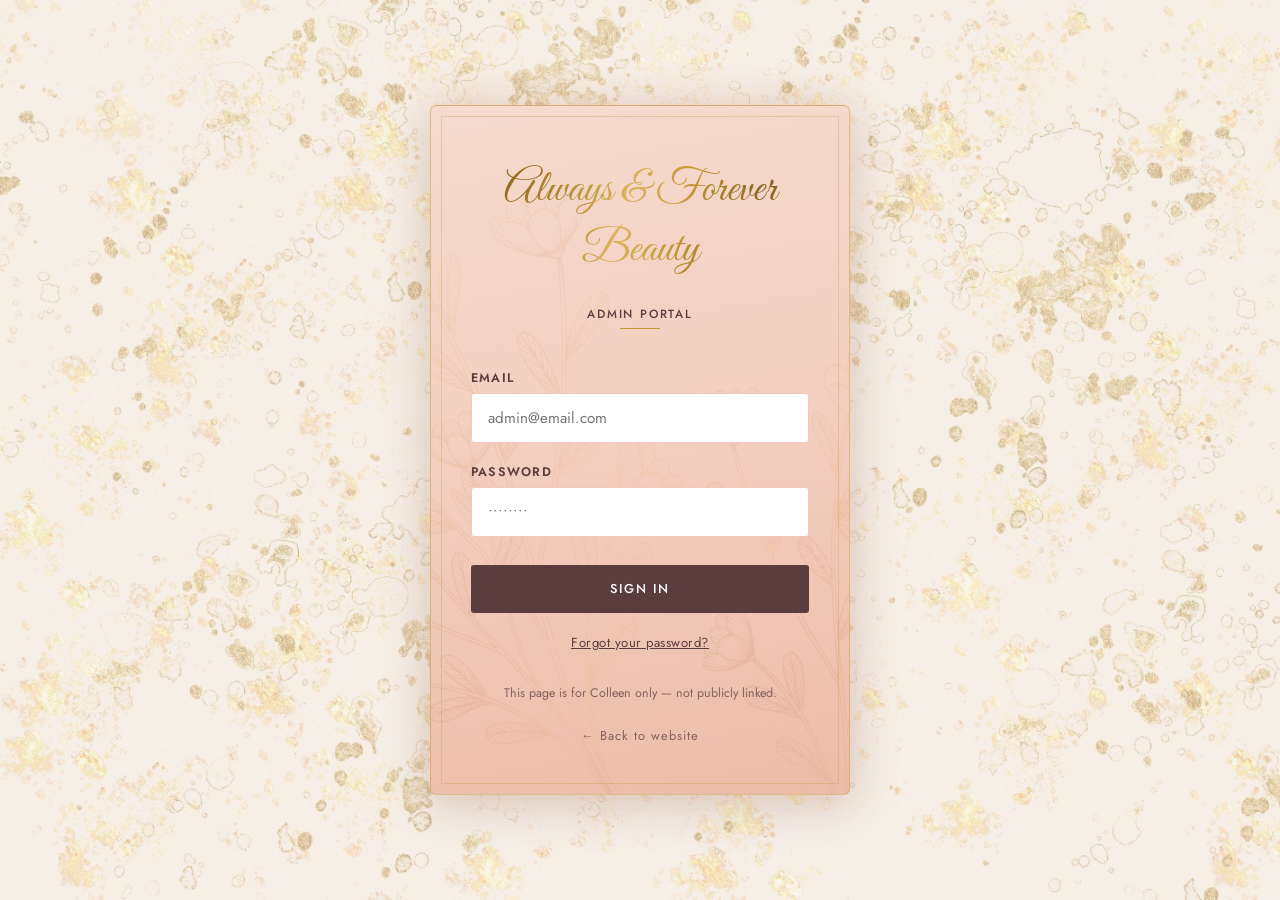
<file: admin/dashboard.html>
<!DOCTYPE html>
<html lang="en">
<head>
  <meta charset="UTF-8" />
  <meta name="viewport" content="width=device-width, initial-scale=1.0" />
  <title>Dashboard | Always & Forever Beauty Admin</title>
  <link rel="icon" type="image/x-icon" href="../images/favicon.ico" />
  <link rel="icon" type="image/png" sizes="32x32" href="../images/favicon-32x32.png" />
  <link rel="icon" type="image/png" sizes="16x16" href="../images/favicon-16x16.png" />
  <link rel="apple-touch-icon" sizes="180x180" href="../images/apple-touch-icon.png" />
  <link rel="stylesheet" href="https://fonts.googleapis.com/css2?family=Playfair+Display:wght@400;600&family=Great+Vibes&family=Jost:wght@300;400;500&display=swap" />
  <style>
    :root {
      --cream:  #FAF6F1;
      --bg:     #F2EBE3;
      --gold:   #C49A38;
      --rose:   #5C3D3D;
      --taupe:  #B5A49A;
      --peach:  #F2C9B8;
      --white:  #ffffff;
      --new:    #2E7D51;
      --review: #B8860B;
      --booked: #1A5C8C;
      --declined: #8C1A1A;
    }

    *, *::before, *::after { box-sizing: border-box; margin: 0; padding: 0; }
    body {
      font-family: 'Jost', sans-serif;
      color: var(--rose);
      min-height: 100vh;
      /* Gold-flake texture washed with cream so it stays subtle behind the content */
      background:
        linear-gradient(rgba(248,242,233,0.58), rgba(248,242,233,0.58)),
        url('../images/gold-splatter.jpg') center / cover fixed,
        var(--bg);
    }

    /* ---- Top Bar ---- */
    .topbar {
      position: sticky;
      top: 0;
      z-index: 100;
      padding: 0 2rem;
      height: 70px;
      display: flex;
      align-items: center;
      justify-content: space-between;
      color: var(--cream);
      background: linear-gradient(180deg, #7a5050 0%, #5C3D3D 45%, #4a3030 100%);
      border-bottom: 1px solid rgba(196, 154, 56, 0.5);
      box-shadow: 0 2px 18px rgba(0,0,0,0.25), 0 4px 12px rgba(196, 154, 56, 0.25);
    }

    .topbar-title {
      font-family: 'Playfair Display', serif;
      font-weight: 600;
      font-size: 1rem;
      letter-spacing: 0.12em;
      text-transform: uppercase;
      color: var(--cream);
    }

    .topbar-logo {
      position: absolute;
      left: 50%;
      top: 50%;
      transform: translate(-50%, -50%);
      display: flex;
      align-items: center;
    }

    .topbar-logo img {
      height: 42px;
      width: auto;
      object-fit: contain;
      /* Match the public nav: brighten the gold + tight edge so it reads on the maroon bar */
      filter: brightness(1.25) contrast(1.03)
        drop-shadow(0 0 1px rgba(255, 250, 243, 0.55))
        drop-shadow(0 1px 1px rgba(0, 0, 0, 0.3));
    }

    .topbar-right {
      display: flex;
      align-items: center;
      gap: 1.5rem;
    }

    .topbar-user {
      display: none;
      font-size: 0.8rem;
      color: rgba(250,246,241,0.7);
    }

    .topbar-link {
      font-family: 'Jost', sans-serif;
      font-size: 0.75rem;
      letter-spacing: 0.12em;
      text-transform: uppercase;
      color: var(--peach);
      border-bottom: 1px solid var(--peach);
      padding-bottom: 2px;
      transition: color 0.2s, border-color 0.2s;
    }

    .topbar-link:hover {
      color: var(--cream);
      border-color: var(--cream);
    }

    .btn-sm {
      padding: 0.4rem 1rem;
      font-family: 'Jost', sans-serif;
      font-size: 0.75rem;
      letter-spacing: 0.1em;
      text-transform: uppercase;
      cursor: pointer;
      border-radius: 2px;
      border: none;
      transition: all 0.2s;
    }

    .btn-signout {
      background: rgba(250,246,241,0.1);
      color: var(--cream);
      border: 1px solid rgba(250,246,241,0.2);
    }

    .btn-signout:hover { background: rgba(250,246,241,0.2); }

    /* ---- Layout ---- */
    .main { padding: 2rem; max-width: 1400px; margin: 0 auto; }

    /* ---- Welcome ---- */
    .welcome {
      position: relative;
      overflow: hidden;
      display: flex;
      align-items: center;
      justify-content: space-between;
      flex-wrap: wrap;
      gap: 1rem 1.5rem;
      background: linear-gradient(120deg, #F7E6DA 0%, #FBF4EC 55%, var(--cream) 100%);
      border: 1px solid rgba(196,154,56,0.3);
      border-radius: 6px;
      padding: 1rem 1.6rem;
      margin-bottom: 1.25rem;
      box-shadow: 0 2px 14px rgba(92,61,61,0.05);
    }
    /* Gold floral watermark behind the greeting, photo + stats */
    .welcome::before {
      content: "";
      position: absolute;
      inset: 0;
      z-index: 0;
      pointer-events: none;
      background: url('../images/background gold flowers.jpg') center / cover no-repeat;
      opacity: 0.12;
    }
    .welcome > * { position: relative; z-index: 1; }
    .welcome-intro { display: flex; align-items: center; gap: 1.25rem; }

    .welcome-photo {
      width: 72px;
      height: 72px;
      border-radius: 50%;
      object-fit: cover;
      border: 3px solid var(--white);
      box-shadow: 0 2px 12px rgba(92,61,61,0.18);
    }

    .welcome-script {
      font-family: 'Great Vibes', cursive;
      font-size: 2.3rem;
      display: block;
      line-height: 1.4;
      padding-top: 0.12em;
      /* Metallic gold gradient — same as the hero name on the home page */
      color: var(--gold); /* fallback */
      background: linear-gradient(105deg, #7E5C1C 0%, #A87E2A 22%, #D9B45C 45%, #C49A38 60%, #8A6420 82%, #A87E2A 100%);
      -webkit-background-clip: text;
      background-clip: text;
      -webkit-text-fill-color: transparent;
    }

    .welcome-sub {
      font-size: 0.82rem;
      letter-spacing: 0.06em;
      color: var(--rose);
      opacity: 0.75;
    }

    /* ---- Stats + Calendar Grid ---- */
    .dash-grid {
      display: grid;
      grid-template-columns: 1fr;
      gap: 1.25rem;
      align-items: start;
      margin-bottom: 2rem;
    }

    /* Quick-action buttons tucked into the header bar, beside the greeting */
    .welcome-actions {
      display: flex;
      flex-wrap: wrap;
      gap: 0.7rem;
      align-items: center;
    }

    .welcome-btn {
      display: inline-flex;
      align-items: center;
      gap: 0.45rem;
      font-family: 'Jost', sans-serif;
      font-size: 0.8rem;
      letter-spacing: 0.12em;
      text-transform: uppercase;
      color: var(--rose);
      background: linear-gradient(170deg, #FFFDF8 0%, #F8F1E7 100%);
      border: 1px solid rgba(196,154,56,0.5);
      border-radius: 4px;
      padding: 0.7rem 1.4rem;
      cursor: pointer;
      text-decoration: none;
      box-shadow: 0 2px 10px rgba(92,61,61,0.06);
      transition: all 0.2s;
    }

    .welcome-btn:hover {
      background: var(--rose);
      border-color: var(--rose);
      color: #fff;
      box-shadow: 0 4px 14px rgba(92,61,61,0.18);
    }

    /* ---- Panel ---- */
    .panel {
      background: var(--white);
      border: 1px solid rgba(196,154,56,0.22);
      border-radius: 4px;
      box-shadow: 0 2px 16px rgba(92,61,61,0.06);
      margin-bottom: 2rem;
    }

    .panel-header {
      padding: 1.25rem 1.75rem;
      border-bottom: 1px solid rgba(196,154,56,0.2);
      display: flex;
      align-items: center;
      justify-content: space-between;
    }

    .panel-header h2 {
      font-family: 'Playfair Display', serif;
      font-size: 1.1rem;
      font-weight: 600;
    }

    /* Calendar — bigger heading + a very light peach layer for depth */
    .cal-panel .panel-header h2 { font-size: 1.6rem; }
    .cal-panel {
      /* Solid white base so the page texture never shows through, with a soft
         peach wash on top for warmth (was too transparent at the top before) */
      background:
        radial-gradient(ellipse 85% 55% at 50% 0%, rgba(244,206,186,0.35), rgba(244,206,186,0) 68%),
        linear-gradient(180deg, rgba(247,228,216,0.9) 0%, rgba(255,255,255,0.98) 42%, var(--white) 100%),
        var(--white);
    }

    .filter-row {
      display: flex;
      gap: 0.5rem;
      flex-wrap: wrap;
    }

    .filter-pill {
      background: none;
      border: 1px solid rgba(196,154,56,0.35);
      color: var(--taupe);
      font-family: 'Jost', sans-serif;
      font-size: 0.72rem;
      letter-spacing: 0.08em;
      text-transform: uppercase;
      padding: 0.3rem 0.9rem;
      border-radius: 20px;
      cursor: pointer;
      transition: all 0.2s;
    }

    .filter-pill:hover, .filter-pill.active {
      background: var(--rose);
      border-color: var(--rose);
      color: #fff;
    }

    /* ---- Inquiry Table ---- */
    .table-wrap { overflow-x: auto; }

    table {
      width: 100%;
      border-collapse: collapse;
      font-size: 0.88rem;
    }

    thead th {
      text-align: left;
      padding: 1rem 1.75rem;
      font-size: 0.7rem;
      letter-spacing: 0.1em;
      text-transform: uppercase;
      color: var(--taupe);
      font-weight: 500;
      border-bottom: 1px solid rgba(196,154,56,0.15);
      white-space: nowrap;
    }

    tbody tr {
      border-bottom: 1px solid rgba(196,154,56,0.1);
      cursor: pointer;
      transition: background 0.15s;
    }

    tbody tr:hover { background: #FAF6F1; }

    tbody td {
      padding: 1rem 1.75rem;
      vertical-align: middle;
    }

    .td-name { font-weight: 500; }
    .td-date { color: var(--taupe); font-size: 0.85rem; }
    .td-services { color: var(--taupe); font-size: 0.82rem; max-width: 200px; white-space: nowrap; overflow: hidden; text-overflow: ellipsis; }

    .status-badge {
      display: inline-block;
      padding: 0.25rem 0.75rem;
      border-radius: 20px;
      font-size: 0.7rem;
      letter-spacing: 0.08em;
      text-transform: uppercase;
      font-weight: 500;
    }

    .status-new      { background: rgba(46,125,81,0.12);  color: var(--new);      }
    .status-in_review{ background: rgba(184,134,11,0.12); color: var(--review);   }
    .status-booked   { background: rgba(26,92,140,0.12);  color: var(--booked);   }
    .status-declined { background: rgba(140,26,26,0.12);  color: var(--declined); }

    /* ---- Detail Drawer ---- */
    .drawer-overlay {
      position: fixed;
      inset: 0;
      background: rgba(30,20,20,0.35);
      z-index: 200;
      display: none;
    }

    .drawer-overlay.open { display: block; }

    .drawer {
      position: fixed;
      top: 0;
      right: -480px;
      width: 480px;
      max-width: 95vw;
      height: 100vh;
      background: var(--cream);
      z-index: 201;
      overflow-y: auto;
      transition: right 0.35s ease;
      box-shadow: -4px 0 32px rgba(92,61,61,0.12);
    }

    .drawer.open { right: 0; }

    .drawer-header {
      padding: 1.5rem;
      background: var(--rose);
      color: var(--cream);
      display: flex;
      justify-content: space-between;
      align-items: center;
      position: sticky;
      top: 0;
    }

    .drawer-header h3 {
      font-family: 'Playfair Display', serif;
      font-size: 1.1rem;
      color: var(--cream);
    }

    .drawer-close {
      background: none;
      border: none;
      color: var(--cream);
      font-size: 1.5rem;
      cursor: pointer;
      line-height: 1;
      opacity: 0.7;
    }

    .drawer-close:hover { opacity: 1; }

    .drawer-body {
      position: relative;
      padding: 2rem 1.75rem;
      /* Peach wash at the top + a soft peach glow at the bottom for dimension */
      background:
        radial-gradient(ellipse 90% 45% at 50% 100%, rgba(242,201,184,0.4), rgba(242,201,184,0) 72%),
        radial-gradient(ellipse 70% 30% at 50% 0%, rgba(244,206,186,0.55), rgba(244,206,186,0) 70%),
        linear-gradient(180deg, rgba(247,225,212,0.5) 0%, rgba(250,246,241,0.92) 30%, var(--cream) 100%);
    }
    /* Gold floral backdrop, faded out at the top and bottom */
    .drawer-body::before {
      content: "";
      position: absolute;
      inset: 0;
      z-index: 0;
      pointer-events: none;
      background: url('../images/background gold flowers.jpg') center / cover no-repeat;
      opacity: 0.09;
      -webkit-mask-image: linear-gradient(180deg, transparent 0%, #000 14%, #000 80%, transparent 100%);
      mask-image: linear-gradient(180deg, transparent 0%, #000 14%, #000 80%, transparent 100%);
    }
    .drawer-body > * { position: relative; z-index: 1; }

    /* Cream "card" highlighting the client name + wedding date (like the home page cards) */
    .client-card {
      position: relative;
      text-align: center;
      background: linear-gradient(170deg, #FFFDF8 0%, #F8F1E7 60%, #F4EAD8 100%);
      border: 1px solid rgba(196,154,56,0.4);
      border-radius: 0;
      padding: 1.4rem 1.5rem;
      margin-bottom: 1.5rem;
      box-shadow: inset 0 1px 0 rgba(255,255,255,0.8), 0 8px 22px rgba(236,170,140,0.28);
    }
    .client-card::before {
      content: ""; position: absolute; inset: 7px;
      border: 1px solid rgba(196,154,56,0.25); border-radius: 0; pointer-events: none;
    }
    .client-card-name {
      display: block; font-family: 'Playfair Display', serif; font-size: 1.65rem;
      font-weight: 600; color: var(--rose); line-height: 1.2;
    }
    .client-card-rule { display: block; width: 42px; height: 1px; background: var(--gold); opacity: 0.7; margin: 0.6rem auto; }
    .client-card-date {
      display: block; font-family: 'Jost', sans-serif; font-size: 1.1rem;
      letter-spacing: 0.06em; color: var(--gold);
    }

    /* ---- Stage flow stepper ---- */
    .stage-flow { display: flex; align-items: flex-start; justify-content: space-between; }
    .stage-step { flex: 1; text-align: center; position: relative; cursor: pointer; }
    .stage-step:not(:last-child)::after {
      content: ''; position: absolute; top: 13px; left: 50%; width: 100%; height: 2px;
      background: rgba(196,154,56,0.25); z-index: 0;
    }
    .stage-step.done::after { background: var(--gold); }
    .stage-dot {
      width: 28px; height: 28px; border-radius: 50%; background: #fff;
      border: 2px solid rgba(196,154,56,0.45); display: flex; align-items: center; justify-content: center;
      margin: 0 auto 0.45rem; position: relative; z-index: 1; font-size: 0.78rem; color: var(--taupe);
      transition: all 0.2s;
    }
    .stage-step.done .stage-dot { background: var(--gold); border-color: var(--gold); color: #fff; }
    .stage-step.active .stage-dot { background: var(--rose); border-color: var(--rose); color: #fff; box-shadow: 0 0 0 4px rgba(92,61,61,0.12); }
    .stage-step:hover .stage-dot { border-color: var(--rose); }
    .stage-label { font-size: 0.72rem; letter-spacing: 0.03em; text-transform: uppercase; color: var(--taupe); line-height: 1.2; padding: 0 2px; }
    .stage-step.active .stage-label, .stage-step.done .stage-label { color: var(--rose); font-weight: 500; }

    .detail-row {
      margin-bottom: 1.5rem;
    }

    .detail-row label {
      display: block;
      font-size: 0.95rem;
      letter-spacing: 0.08em;
      text-transform: uppercase;
      color: var(--gold);
      font-weight: 600;
      margin-bottom: 0.35rem;
    }

    .detail-row p {
      font-size: 1.25rem;
      color: var(--rose);
      max-width: none;
    }

    .detail-grid {
      display: grid;
      grid-template-columns: 1fr 1fr;
      gap: 1.25rem;
    }

    .drawer-section {
      border-top: 1px solid rgba(196,154,56,0.2);
      padding-top: 1.5rem;
      margin-top: 1.5rem;
    }

    .drawer-section h4 {
      font-size: 0.9rem;
      letter-spacing: 0.12em;
      text-transform: uppercase;
      color: var(--rose);
      font-weight: 600;
      margin-bottom: 1.25rem;
    }

    .status-select {
      width: 100%;
      padding: 0.7rem 1rem;
      border: 1px solid rgba(196,154,56,0.4);
      background: var(--white);
      color: var(--rose);
      font-family: 'Jost', sans-serif;
      font-size: 1rem;
      border-radius: 3px;
      outline: none;
      cursor: pointer;
    }

    .btn-confirm {
      width: 100%;
      padding: 0.85rem;
      background: var(--rose);
      color: #fff;
      border: none;
      border-radius: 3px;
      font-family: 'Jost', sans-serif;
      font-size: 0.88rem;
      letter-spacing: 0.12em;
      text-transform: uppercase;
      cursor: pointer;
      margin-top: 1rem;
      transition: background 0.2s;
    }

    .btn-confirm:hover { background: #7a5050; }
    .btn-confirm:disabled { opacity: 0.5; cursor: not-allowed; }

    .email-sent-badge {
      display: inline-flex;
      align-items: center;
      gap: 0.4rem;
      font-size: 0.75rem;
      color: var(--new);
      margin-top: 0.5rem;
    }

    /* ---- Calendar ---- */
    .cal-controls {
      display: flex;
      align-items: center;
      gap: 1rem;
    }

    .cal-month-label {
      font-family: 'Playfair Display', serif;
      font-size: 1rem;
      font-weight: 600;
      min-width: 150px;
      text-align: center;
    }

    .cal-nav-btn {
      background: none;
      border: 1px solid rgba(196,154,56,0.35);
      color: var(--rose);
      width: 32px;
      height: 32px;
      border-radius: 50%;
      cursor: pointer;
      font-size: 1rem;
      line-height: 1;
      transition: all 0.2s;
    }

    .cal-nav-btn:hover {
      background: var(--rose);
      border-color: var(--rose);
      color: #fff;
    }

    .btn-add-schedule {
      background: var(--rose);
      color: #fff;
      border: none;
      border-radius: 3px;
      padding: 0.55rem 1.2rem;
      font-family: 'Jost', sans-serif;
      font-size: 0.75rem;
      letter-spacing: 0.12em;
      text-transform: uppercase;
      cursor: pointer;
      transition: background 0.2s;
      white-space: nowrap;
    }

    .btn-add-schedule:hover { background: #7a5050; }

    .cal-grid {
      display: grid;
      grid-template-columns: repeat(7, 1fr);
      border-top: 1px solid rgba(196,154,56,0.15);
    }

    .cal-weekday {
      padding: 0.7rem 0.5rem;
      text-align: center;
      font-size: 0.68rem;
      letter-spacing: 0.1em;
      text-transform: uppercase;
      color: var(--taupe);
      border-bottom: 1px solid rgba(196,154,56,0.15);
    }

    .cal-day {
      min-height: 60px;
      padding: 0.3rem;
      border-right: 1px solid rgba(196,154,56,0.1);
      border-bottom: 1px solid rgba(196,154,56,0.1);
      font-size: 0.8rem;
    }

    .cal-day:nth-child(7n) { border-right: none; }

    .cal-day-num {
      display: inline-block;
      width: 24px;
      height: 24px;
      line-height: 24px;
      text-align: center;
      border-radius: 50%;
      color: var(--rose);
      margin-bottom: 0.25rem;
    }

    .cal-day.other-month .cal-day-num { color: rgba(181,164,154,0.45); }

    .cal-day.today .cal-day-num {
      background: var(--rose);
      color: #fff;
      font-weight: 500;
    }

    .cal-event {
      display: block;
      padding: 0.15rem 0.45rem;
      margin-bottom: 0.2rem;
      border-radius: 3px;
      font-size: 0.7rem;
      white-space: nowrap;
      overflow: hidden;
      text-overflow: ellipsis;
      cursor: pointer;
      transition: opacity 0.15s;
    }

    .cal-event:hover { opacity: 0.8; }

    .cal-event.ev-new       { background: rgba(46,125,81,0.14);  color: var(--new); }
    .cal-event.ev-in_review { background: rgba(184,134,11,0.14); color: var(--review); }
    .cal-event.ev-booked    { background: rgba(26,92,140,0.14);  color: var(--booked); }
    .cal-event.ev-declined  { background: rgba(140,26,26,0.12);  color: var(--declined); }

    .cal-legend {
      display: flex;
      gap: 1.25rem;
      flex-wrap: wrap;
      padding: 0.9rem 1.75rem;
      border-top: 1px solid rgba(196,154,56,0.15);
      font-size: 0.72rem;
      letter-spacing: 0.06em;
      text-transform: uppercase;
      color: var(--taupe);
    }

    .cal-legend span::before {
      content: '';
      display: inline-block;
      width: 9px;
      height: 9px;
      border-radius: 50%;
      margin-right: 0.4rem;
    }

    .cal-legend .lg-new::before       { background: var(--new); }
    .cal-legend .lg-in_review::before { background: var(--review); }
    .cal-legend .lg-booked::before    { background: var(--booked); }
    .cal-legend .lg-declined::before  { background: var(--declined); }

    @media (max-width: 768px) {
      .cal-day { min-height: 64px; }
      .cal-event { font-size: 0.6rem; padding: 0.1rem 0.25rem; }
      .panel-header { flex-wrap: wrap; gap: 0.75rem; }
    }

    /* ---- Email Log ---- */
    .email-log-item {
      padding: 0.9rem 1.75rem;
      border-bottom: 1px solid rgba(196,154,56,0.1);
      font-size: 0.84rem;
    }

    .email-log-item:last-child { border-bottom: none; }

    .email-log-top {
      display: flex;
      justify-content: space-between;
      align-items: center;
      margin-bottom: 0.25rem;
    }

    .email-log-recipient { font-weight: 500; }
    .email-log-time { font-size: 0.75rem; color: var(--taupe); }
    .email-log-status { font-size: 0.72rem; }
    .email-log-status.success { color: var(--new); }
    .email-log-status.fail    { color: var(--declined); }

    /* delete a single log row */
    .email-log-main { flex: 1; min-width: 0; }
    .email-log-top { gap: 0.75rem; }
    .email-log-delete {
      flex-shrink: 0;
      background: none;
      border: none;
      color: var(--taupe);
      font-size: 1.1rem;
      line-height: 1;
      cursor: pointer;
      padding: 0.15rem 0.35rem;
      border-radius: 6px;
      transition: background 0.15s, color 0.15s;
    }
    .email-log-delete:hover { background: rgba(176,74,74,0.1); color: var(--declined); }

    /* clear-all button in the panel header */
    .email-log-clear-all {
      background: none;
      border: 1px solid rgba(176,74,74,0.4);
      color: var(--declined);
      font-size: 0.74rem;
      cursor: pointer;
      padding: 0.3rem 0.7rem;
      border-radius: 6px;
      transition: background 0.15s;
    }
    .email-log-clear-all:hover { background: rgba(176,74,74,0.08); }

    /* ---- Loading ---- */
    .loading-row td {
      text-align: center;
      padding: 3rem;
      color: var(--taupe);
      font-style: italic;
      font-size: 0.9rem;
    }

    /* Responsive */
    @media (max-width: 900px) {
      .dash-grid { grid-template-columns: 1fr; }
    }

    @media (max-width: 768px) {
      .main { padding: 1rem; }
    }

    @media (max-width: 480px) {
      .welcome { flex-direction: column; text-align: center; }
      .welcome-actions { justify-content: center; }
    }

    @media (max-width: 640px) {
      /* Topbar — drop the title + email and inline the logo so nothing overlaps */
      .topbar { padding: 0 1rem; height: 58px; }
      .topbar-title { display: none; }
      .topbar-user { display: none; }
      .topbar-logo { position: static; transform: none; }
      .topbar-logo img { height: 30px !important; }
      .topbar-right { gap: 0.7rem; }
      .topbar-link { font-size: 0.7rem; }
      .btn-sm { padding: 0.35rem 0.7rem; font-size: 0.7rem; }

      /* Calendar — wrap the controls and shrink the cells so it fits the screen */
      .panel-header { flex-wrap: wrap; gap: 0.6rem; }
      .cal-controls { flex-wrap: wrap; justify-content: center; gap: 0.4rem; width: 100%; }
      .cal-month-label { min-width: 0; flex: 1; text-align: center; }
      .btn-add-schedule { padding: 0.5rem 0.9rem; }
      .cal-day { min-height: 52px; padding: 0.18rem; }
      .cal-weekday { padding: 0.5rem 0.1rem; font-size: 0.58rem; letter-spacing: 0.03em; }
      .cal-day-num { width: 20px; height: 20px; line-height: 20px; font-size: 0.72rem; }
      .cal-legend { gap: 0.7rem; padding: 0.8rem 1rem; font-size: 0.66rem; }
    }

    /* ---- Add Client modal ---- */
    .modal-overlay {
      position: fixed; inset: 0;
      background: rgba(30,20,20,0.4);
      z-index: 300; display: none;
    }
    .modal-overlay.open { display: block; }
    .modal {
      position: fixed; top: 50%; left: 50%;
      transform: translate(-50%, -50%) scale(0.97);
      width: 560px; max-width: 94vw; max-height: 90vh; overflow-y: auto;
      background: var(--cream); z-index: 301; border-radius: 6px;
      border: 1px solid rgba(196,154,56,0.4);
      box-shadow: 0 24px 64px rgba(92,61,61,0.32);
      opacity: 0; pointer-events: none;
      transition: opacity 0.22s ease, transform 0.22s ease;
    }
    .modal.open { opacity: 1; pointer-events: auto; transform: translate(-50%, -50%) scale(1); }
    /* New Contract must stack ABOVE the Contracts pop-up it's launched from
       (both modals share z-index 301; New Contract appears earlier in the DOM,
       so without this it can open *behind* the Contracts window — looking like
       the button did nothing, especially on mobile). */
    #newContractOverlay { z-index: 400; }
    #newContractModal { z-index: 401; }
    /* The Contract view can be opened from on top of the Contracts pop-up, so it
       must stack above everything (it appears later/earlier in the DOM at the same
       z-index, which left it hidden behind the Contracts window). */
    #ctViewOverlay { z-index: 500; }
    #ctViewModal { z-index: 501; }
    .modal-header {
      padding: 1.2rem 1.5rem;
      background: linear-gradient(180deg, #7a5050 0%, #5C3D3D 100%);
      color: var(--cream);
      display: flex; justify-content: space-between; align-items: center;
      border-bottom: 1px solid rgba(196,154,56,0.5);
      border-radius: 6px 6px 0 0;
    }
    .modal-header h3 { font-family: 'Playfair Display', serif; color: var(--cream); font-size: 1.15rem; }
    .modal-body { padding: 1.5rem; }
    .form-field { margin-bottom: 1rem; }
    .form-field label {
      display: block; font-size: 0.7rem; letter-spacing: 0.1em;
      text-transform: uppercase; color: var(--taupe); margin-bottom: 0.35rem;
    }
    .form-field input, .form-field select, .form-field textarea {
      width: 100%; padding: 0.6rem 0.8rem;
      border: 1px solid rgba(196,154,56,0.4); background: var(--white);
      color: var(--rose); font-family: 'Jost', sans-serif; font-size: 0.9rem;
      border-radius: 3px; outline: none;
    }
    .form-field input:focus, .form-field select:focus, .form-field textarea:focus { border-color: var(--gold); }
    .form-error { color: var(--declined); font-size: 0.82rem; margin-bottom: 0.75rem; min-height: 1rem; }
    .form-field input[type="file"] { padding: 0.5rem; cursor: pointer; }

    /* ---- Contracts list ---- */
    .contract-item {
      display: flex; align-items: center; justify-content: space-between; gap: 1rem;
      padding: 0.9rem 1.75rem; border-bottom: 1px solid rgba(196,154,56,0.12); font-size: 0.88rem;
    }
    .contract-item:last-child { border-bottom: none; }
    .contract-meta { display: flex; flex-direction: column; gap: 0.15rem; min-width: 0; }
    .contract-name { font-weight: 500; }
    .contract-sub { font-size: 0.75rem; color: var(--taupe); }
    .contract-actions { display: flex; gap: 0.5rem; flex-shrink: 0; }
    .contract-link {
      font-family: 'Jost', sans-serif; font-size: 0.72rem; letter-spacing: 0.06em; text-transform: uppercase;
      color: var(--gold); border: 1px solid rgba(196,154,56,0.5); border-radius: 3px;
      padding: 0.35rem 0.8rem; cursor: pointer; background: none; transition: all 0.2s;
    }
    .contract-link:hover { background: var(--gold); color: #fff; }
    .contract-del { color: var(--declined); border-color: rgba(140,26,26,0.4); }
    .contract-del:hover { background: var(--declined); color: #fff; border-color: var(--declined); }

    /* ---- Gallery manager ---- */
    .gallery-admin {
      display: grid;
      grid-template-columns: repeat(auto-fill, minmax(120px, 1fr));
      gap: 0.6rem;
      padding: 1.25rem 1.75rem;
    }
    .gallery-admin-item {
      position: relative; border-radius: 4px; overflow: hidden;
      border: 1px solid rgba(196,154,56,0.3);
    }
    .gallery-admin-item img { width: 100%; height: 120px; object-fit: cover; display: block; }
    .gallery-admin-cat {
      position: absolute; bottom: 0; left: 0; right: 0;
      background: rgba(92,61,61,0.78); color: #fff; font-size: 0.62rem;
      letter-spacing: 0.06em; text-transform: uppercase; padding: 0.22rem 0.4rem; text-align: center;
    }
    .gallery-admin-del {
      position: absolute; top: 5px; right: 5px;
      background: rgba(140,26,26,0.88); color: #fff; border: none; border-radius: 50%;
      width: 24px; height: 24px; cursor: pointer; font-size: 1rem; line-height: 1;
    }
    .gallery-admin-del:hover { background: var(--declined); }
  </style>
</head>
<body>

  <!-- Top Bar -->
  <div class="topbar">
    <div class="topbar-title">Dashboard</div>
    <div class="topbar-logo">
      <img src="../images/logo-horizontal-cropped.png" alt="Always & Forever Beauty" />
    </div>
    <div class="topbar-right">
      <span class="topbar-user" id="userEmail">Loading…</span>
      <a href="../index.html" class="topbar-link">View Site</a>
      <button class="btn-sm btn-signout" id="signoutBtn">Sign Out</button>
    </div>
  </div>

  <div class="main">

    <!-- Welcome + Stats header -->
    <div class="welcome">
      <div class="welcome-intro">
        <img src="../images/colleen.jpg" alt="Colleen" class="welcome-photo" />
        <div>
          <span class="welcome-script">Hello, Colleen!</span>
          <p class="welcome-sub">Here's what's happening with your brides.</p>
        </div>
      </div>
      <div class="welcome-actions">
        <a href="gallery.html" class="welcome-btn">Gallery</a>
        <button type="button" class="welcome-btn" id="openContractsBtn">Contracts</button>
      </div>
    </div>

    <!-- Calendar -->
    <div class="dash-grid">

      <!-- Calendar Panel -->
      <div class="panel cal-panel" style="margin-bottom: 0;">
        <div class="panel-header">
          <h2>Calendar</h2>
          <div class="cal-controls">
            <button class="cal-nav-btn" id="calPrev" aria-label="Previous month">&lsaquo;</button>
            <span class="cal-month-label" id="calMonthLabel">—</span>
            <button class="cal-nav-btn" id="calNext" aria-label="Next month">&rsaquo;</button>
            <button class="btn-add-schedule" id="addScheduleBtn">+ Add Client</button>
          </div>
        </div>
        <div class="cal-grid" id="calGrid"></div>
        <div class="cal-legend">
          <span class="lg-booked">Booked</span>
          <span class="lg-new">New</span>
          <span class="lg-in_review">In Review</span>
          <span class="lg-declined">Declined</span>
        </div>
      </div>
    </div>

    <!-- Inquiries Panel -->
    <div class="panel">
      <div class="panel-header">
        <h2>Inquiries</h2>
        <div class="filter-row">
          <button class="filter-pill active" data-filter="all">All</button>
          <button class="filter-pill" data-filter="new">New</button>
          <button class="filter-pill" data-filter="in_review">In Review</button>
          <button class="filter-pill" data-filter="booked">Booked</button>
          <button class="filter-pill" data-filter="declined">Declined</button>
        </div>
      </div>
      <div class="table-wrap">
        <table>
          <thead>
            <tr>
              <th>Name</th>
              <th>Wedding Date</th>
              <th>Services</th>
              <th>Party Size</th>
              <th>Received</th>
              <th>Status</th>
            </tr>
          </thead>
          <tbody id="inquiriesBody">
            <tr class="loading-row"><td colspan="6">Loading inquiries…</td></tr>
          </tbody>
        </table>
      </div>
    </div>

    <!-- Active Contracts Panel -->
    <div class="panel">
      <div class="panel-header">
        <h2>Active Contracts</h2>
        <button class="btn-add-schedule" id="viewAllContractsBtn">Manage Contracts →</button>
      </div>
      <div id="activeContractsList">
        <div style="padding:1.5rem 1.75rem; color:var(--taupe); font-style:italic; font-size:0.88rem;">Loading contracts…</div>
      </div>
    </div>

    <!-- Email Log Panel -->
    <div class="panel">
      <div class="panel-header">
        <h2>Email Log</h2>
        <button id="clearEmailLogBtn" class="email-log-clear-all" onclick="clearAllEmailLogs()" style="display:none;">Clear all</button>
      </div>
      <div id="emailLog">
        <div style="padding:2rem; text-align:center; color:var(--taupe); font-style:italic; font-size:0.9rem;">Loading email log…</div>
      </div>
    </div>

  </div>

  <!-- Detail Drawer -->
  <div class="drawer-overlay" id="drawerOverlay"></div>
  <div class="drawer" id="drawer">
    <div class="drawer-header">
      <h3 id="drawerName">Inquiry Details</h3>
      <button class="drawer-close" id="drawerClose">&times;</button>
    </div>
    <div class="drawer-body" id="drawerBody">
      <!-- Populated by JS -->
    </div>
  </div>

  <!-- Add Client Modal -->
  <div class="modal-overlay" id="addClientOverlay"></div>
  <div class="modal" id="addClientModal" role="dialog" aria-modal="true" aria-labelledby="addClientTitle">
    <div class="modal-header">
      <h3 id="addClientTitle">Add a Client</h3>
      <button class="drawer-close" id="addClientClose" aria-label="Close">&times;</button>
    </div>
    <form class="modal-body" id="addClientForm">
      <div class="detail-grid">
        <div class="form-field">
          <label>First Name *</label>
          <input type="text" name="first_name" required />
        </div>
        <div class="form-field">
          <label>Last Name</label>
          <input type="text" name="last_name" />
        </div>
        <div class="form-field">
          <label>Wedding Name</label>
          <input type="text" name="wedding_name" placeholder="e.g. Smith &amp; Jones" />
        </div>
        <div class="form-field">
          <label>Wedding / Event Date</label>
          <input type="date" name="wedding_date" />
        </div>
        <div class="form-field">
          <label>Email</label>
          <input type="email" name="email" />
        </div>
        <div class="form-field">
          <label>Phone</label>
          <input type="tel" name="phone" />
        </div>
        <div class="form-field">
          <label>Party Size</label>
          <input type="text" name="wedding_size" placeholder="e.g. Bride + 4" />
        </div>
        <div class="form-field">
          <label>Status</label>
          <select name="status">
            <option value="booked">Booked</option>
            <option value="new">New</option>
            <option value="in_review">In Review</option>
            <option value="declined">Declined</option>
          </select>
        </div>
      </div>
      <div class="form-field">
        <label>Services</label>
        <input type="text" name="services" placeholder="e.g. Bridal hair &amp; makeup, 3 bridesmaids" />
      </div>
      <div class="form-field">
        <label>Notes</label>
        <textarea name="message" rows="3"></textarea>
      </div>
      <div class="form-error" id="addClientError"></div>
      <button type="submit" class="btn-confirm" id="addClientSubmit" style="margin-top:0;">Add Client</button>
    </form>
  </div>

  <!-- Upload Contract Modal -->
  <div class="modal-overlay" id="uploadContractOverlay"></div>
  <div class="modal" id="uploadContractModal" role="dialog" aria-modal="true" aria-labelledby="uploadContractTitle">
    <div class="modal-header">
      <h3 id="uploadContractTitle">Upload a Contract</h3>
      <button class="drawer-close" id="uploadContractClose" aria-label="Close">&times;</button>
    </div>
    <form class="modal-body" id="uploadContractForm">
      <div class="form-field">
        <label>Client Name *</label>
        <input type="text" name="client_name" required placeholder="Bride's name" />
      </div>
      <div class="form-field">
        <label>Contract File (PDF) *</label>
        <input type="file" name="file" accept="application/pdf,.pdf" required />
      </div>
      <div class="form-error" id="uploadContractError"></div>
      <button type="submit" class="btn-confirm" id="uploadContractSubmit" style="margin-top:0;">Upload Contract</button>
    </form>
  </div>


  <style>
    /* Artist signature widget on the New Contract modal */
    .nc-sig { margin-top:10px; }
    .nc-sig-tabs { display:flex; gap:8px; margin-bottom:10px; }
    .nc-sig-tabs button { flex:1; padding:8px; border:1px solid var(--gold); background:#fff; color:var(--rose); border-radius:6px; cursor:pointer; font-size:13px; }
    .nc-sig-tabs button.active { background:var(--gold); color:#fff; }
    .nc-sig-pane { display:none; } .nc-sig-pane.active { display:block; }
    .nc-sig-preview { min-height:54px; font-family:'Brush Script MT','Segoe Script',cursive; font-size:36px; color:#3A2A2A; border-bottom:1px solid #E4D3B8; padding:4px 2px; line-height:1.2; }
    #ncSigCanvas { width:100%; height:150px; background:#fff; border:1px dashed var(--gold); border-radius:6px; touch-action:none; display:block; }
    .nc-sig-clear { background:transparent; border:none; color:var(--gold); cursor:pointer; font-size:13px; text-decoration:underline; padding:4px 0; }
    .nc-sig-remember { display:flex; align-items:center; gap:8px; margin-top:10px; font-size:13px; color:var(--taupe); }
    .nc-sig-remember input { width:16px; height:16px; }
  </style>

  <!-- New Contract Modal -->
  <div class="modal-overlay" id="newContractOverlay"></div>
  <div class="modal modal-lg" id="newContractModal" role="dialog" aria-modal="true" aria-labelledby="newContractTitle">
    <div class="modal-header">
      <h3 id="newContractTitle">New Contract</h3>
      <button class="drawer-close" id="newContractClose" aria-label="Close">&times;</button>
    </div>
    <form class="modal-body" id="newContractForm">
      <div class="form-field">
        <label>Prefill from an existing client</label>
        <select id="ncPrefill"><option value="">— choose a client (optional) —</option></select>
      </div>
      <div class="detail-grid">
        <div class="form-field"><label>Client name *</label><input type="text" name="client_name" required /></div>
        <div class="form-field"><label>Client email</label><input type="email" name="client_email" placeholder="for the signing link" /></div>
        <div class="form-field"><label>Client phone</label><input type="tel" name="client_phone" /></div>
        <div class="form-field"><label>Wedding date</label><input type="date" name="wedding_date" /></div>
        <div class="form-field"><label>Getting-ready start time</label><input type="text" name="start_time" placeholder="e.g. 8:00 AM" /></div>
        <div class="form-field"><label>Venue / location</label><input type="text" name="venue" /></div>
      </div>

      <div class="nc-sec">Package</div>
      <div class="detail-grid">
        <div class="form-field"><label>Package</label><select name="package_name" id="ncPackage"></select></div>
        <div class="form-field"><label>Package price ($)</label><input type="number" name="package_price" id="ncPackagePrice" min="0" step="1" placeholder="0" /></div>
      </div>

      <div class="nc-sec">À la carte services</div>
      <div id="ncItems"></div>
      <button type="button" class="nc-additem" id="ncAddItem">+ Add service</button>

      <div class="nc-sec">Totals</div>
      <div class="detail-grid">
        <div class="form-field"><label>Travel fee ($)</label><input type="number" name="travel_fee" id="ncTravel" min="0" step="1" value="0" /></div>
        <div class="form-field"><label>Non-refundable retainer ($)</label><input type="number" name="retainer" id="ncRetainer" min="0" step="1" value="150" /></div>
        <div class="form-field"><label>Balance due by</label><input type="date" name="balance_due_date" /></div>
        <div class="form-field"><label>No changes after</label><input type="date" name="no_changes_date" /></div>
      </div>
      <div class="nc-totals" id="ncTotals"></div>

      <div class="form-field"><label>Notes (optional, shown on the contract)</label><textarea name="notes" rows="2"></textarea></div>

      <div class="nc-sec">Your signature (Artist)</div>
      <p style="margin:-2px 0 10px; font-size:0.8rem; color:var(--taupe);">Sign here before sending. Your signature is added to the contract so the client receives it already signed by you.</p>
      <div class="form-field"><label>Your name *</label><input type="text" id="ncArtistName" value="Colleen" /></div>
      <div class="nc-sig">
        <div class="nc-sig-tabs">
          <button type="button" id="ncSigTabType" class="active">Type my name</button>
          <button type="button" id="ncSigTabDraw">Draw signature</button>
        </div>
        <div id="ncSigPaneType" class="nc-sig-pane active">
          <div class="nc-sig-preview" id="ncSigPreview">Colleen</div>
        </div>
        <div id="ncSigPaneDraw" class="nc-sig-pane">
          <canvas id="ncSigCanvas"></canvas>
          <div style="text-align:right;"><button type="button" id="ncSigClear" class="nc-sig-clear">Clear</button></div>
        </div>
        <label class="nc-sig-remember"><input type="checkbox" id="ncSigRemember" checked /> Remember my signature on this device</label>
      </div>

      <div class="form-error" id="newContractError"></div>
      <div id="ncResult" style="display:none;"></div>
      <button type="submit" class="btn-confirm" id="newContractSubmit" style="margin-top:0;">Create &amp; Send for Signature</button>
    </form>
  </div>

  <!-- Contract View Modal -->
  <div class="modal-overlay" id="ctViewOverlay"></div>
  <div class="modal modal-lg" id="ctViewModal" role="dialog" aria-modal="true" aria-labelledby="ctViewTitle">
    <div class="modal-header">
      <h3 id="ctViewTitle">Contract</h3>
      <button class="drawer-close" id="ctViewClose" aria-label="Close">&times;</button>
    </div>
    <div class="modal-body" id="ctViewBody"></div>
  </div>

  <!-- Contracts Modal (opened from the header button) -->
  <div class="modal-overlay" id="contractsOverlay"></div>
  <div class="modal modal-lg" id="contractsModal" role="dialog" aria-modal="true" aria-labelledby="contractsTitle">
    <div class="modal-header">
      <h3 id="contractsTitle">Contracts</h3>
      <button class="drawer-close" id="contractsClose" aria-label="Close">&times;</button>
    </div>
    <div class="modal-body" style="padding:0;">
      <div style="display:flex; gap:0.5rem; flex-wrap:wrap; padding:1.25rem 1.75rem 0.5rem;">
        <button class="btn-add-schedule" id="newContractBtn">+ New Contract</button>
        <button class="btn-add-schedule" id="uploadContractBtn" style="background:transparent; color:var(--gold); border:1px solid var(--gold);">Upload Signed PDF</button>
      </div>
      <div id="sentContractsList">
        <div style="padding:1.5rem 1.75rem; color:var(--taupe); font-style:italic; font-size:0.88rem;">Loading contracts…</div>
      </div>
      <div class="contracts-subhead">Uploaded files</div>
      <div id="contractsList">
        <div style="padding:1.5rem 1.75rem; color:var(--taupe); font-style:italic; font-size:0.9rem;">Loading contracts…</div>
      </div>
    </div>
  </div>

  <script src="../js/af-api.js"></script>
  <script>
    const sb = afApi.createClient();

    let allInquiries = [];
    let currentFilter = 'all';

    // Client workflow stages — each maps to a status that drives the stat boxes/calendar
    const STAGES = [
      { key: 'inquiry',      label: 'Inquiry',         status: 'new' },
      { key: 'consultation', label: 'Consultation',    status: 'in_review' },
      { key: 'contract',     label: 'Contract',        status: 'in_review' },
      { key: 'confirmed',    label: 'Confirm Booking', status: 'booked' }
    ];
    function stageIndex(stage) {
      const i = STAGES.findIndex(s => s.key === (stage || 'inquiry'));
      return i < 0 ? 0 : i;
    }

    // Auth guard
    async function init() {
      const { data: { session } } = await sb.auth.getSession();
      if (!session) {
        window.location.href = 'login.html';
        return;
      }
      // First login with the temporary password — force her to set her own
      if (session.user && session.user.user_metadata && session.user.user_metadata.must_change_password) {
        window.location.href = 'reset-password.html';
        return;
      }
      document.getElementById('userEmail').textContent = session.user.email;
      loadInquiries();
      loadEmailLog();
      loadContracts();
    }

    // Sign out
    document.getElementById('signoutBtn').addEventListener('click', async () => {
      await sb.auth.signOut();
      window.location.href = 'login.html';
    });

    // Load inquiries
    async function loadInquiries() {
      const { data, error } = await sb
        .from('inquiries')
        .select('*')
        .order('created_at', { ascending: false });

      if (error) {
        document.getElementById('inquiriesBody').innerHTML =
          `<tr class="loading-row"><td colspan="6">Error loading inquiries: ${error.message}</td></tr>`;
        return;
      }

      allInquiries = data || [];
      updateStats();
      renderTable();
      renderCalendar();
    }

    // ---- Calendar ----
    // When her self-booking page is ready, set this to its URL and the
    // button will navigate there instead of showing the placeholder note.
    const SELF_BOOKING_URL = null;

    let calYear, calMonth; // calMonth is 0-based

    (function initCalendarState() {
      const now = new Date();
      calYear = now.getFullYear();
      calMonth = now.getMonth();
    })();

    document.getElementById('calPrev').addEventListener('click', () => {
      calMonth--;
      if (calMonth < 0) { calMonth = 11; calYear--; }
      renderCalendar();
    });

    document.getElementById('calNext').addEventListener('click', () => {
      calMonth++;
      if (calMonth > 11) { calMonth = 0; calYear++; }
      renderCalendar();
    });

    // ---- Add Client modal ----
    const addClientOverlay = document.getElementById('addClientOverlay');
    const addClientModal = document.getElementById('addClientModal');
    let editingInquiryId = null;

    // Opens the modal blank to add, or pre-filled to edit an existing client
    function openAddClient(editInquiry) {
      const form = document.getElementById('addClientForm');
      const title = document.getElementById('addClientTitle');
      const submit = document.getElementById('addClientSubmit');
      document.getElementById('addClientError').textContent = '';
      form.reset();
      if (editInquiry && editInquiry.id != null) {
        editingInquiryId = editInquiry.id;
        title.textContent = 'Edit Client';
        submit.textContent = 'Save Changes';
        const parts = (editInquiry.name || '').trim().split(/\s+/);
        form.first_name.value   = parts[0] || '';
        form.last_name.value    = parts.slice(1).join(' ');
        form.wedding_name.value = editInquiry.wedding_name || '';
        form.wedding_date.value = editInquiry.wedding_date || '';
        form.email.value        = editInquiry.email || '';
        form.phone.value        = editInquiry.phone || '';
        form.wedding_size.value = editInquiry.wedding_size || '';
        form.status.value       = editInquiry.status || 'new';
        form.services.value     = editInquiry.services_needed || '';
        form.message.value      = editInquiry.message || '';
      } else {
        editingInquiryId = null;
        title.textContent = 'Add a Client';
        submit.textContent = 'Add Client';
      }
      addClientOverlay.classList.add('open');
      addClientModal.classList.add('open');
    }
    function closeAddClient() {
      addClientOverlay.classList.remove('open');
      addClientModal.classList.remove('open');
      editingInquiryId = null;
    }
    document.getElementById('addScheduleBtn').addEventListener('click', () => openAddClient());
    document.getElementById('addClientClose').addEventListener('click', closeAddClient);
    addClientOverlay.addEventListener('click', closeAddClient);

    document.getElementById('addClientForm').addEventListener('submit', async (e) => {
      e.preventDefault();
      const btn = document.getElementById('addClientSubmit');
      const err = document.getElementById('addClientError');
      err.textContent = '';
      const fd = new FormData(e.target);
      const clean = (k) => { const v = (fd.get(k) || '').trim(); return v === '' ? null : v; };
      const first = (fd.get('first_name') || '').trim();
      const last = (fd.get('last_name') || '').trim();
      const row = {
        name: (first + ' ' + last).trim(),
        wedding_name: clean('wedding_name'),
        email: clean('email'),
        phone: clean('phone'),
        wedding_date: fd.get('wedding_date') || null,
        services_needed: clean('services'),
        wedding_size: clean('wedding_size'),
        status: fd.get('status') || 'new',
        message: clean('message')
      };
      if (!first) { err.textContent = 'First name is required.'; return; }
      const editId = editingInquiryId;
      btn.disabled = true;
      btn.textContent = editId ? 'Saving…' : 'Adding…';
      const { error } = editId
        ? await sb.from('inquiries').update(row).eq('id', editId)
        : await sb.from('inquiries').insert([row]);
      btn.disabled = false;
      btn.textContent = editId ? 'Save Changes' : 'Add Client';
      if (error) {
        err.textContent = 'Could not save: ' + error.message;
        return;
      }
      e.target.reset();
      closeAddClient();
      await loadInquiries();
      if (editId) {
        const updated = allInquiries.find(i => String(i.id) === String(editId));
        if (updated) openDrawer(updated);
      }
    });

    // ---- Contracts popup (opened from the header button) ----
    const contractsOverlay = document.getElementById('contractsOverlay');
    const contractsModal = document.getElementById('contractsModal');
    function openContracts() {
      contractsOverlay.classList.add('open');
      contractsModal.classList.add('open');
    }
    function closeContracts() {
      contractsOverlay.classList.remove('open');
      contractsModal.classList.remove('open');
    }
    document.getElementById('openContractsBtn').addEventListener('click', openContracts);
    document.getElementById('viewAllContractsBtn').addEventListener('click', openContracts);
    document.getElementById('contractsClose').addEventListener('click', closeContracts);
    contractsOverlay.addEventListener('click', closeContracts);

    // ---- Contracts (upload / house / download) ----
    const CONTRACTS_BUCKET = 'contracts';
    const uploadContractOverlay = document.getElementById('uploadContractOverlay');
    const uploadContractModal = document.getElementById('uploadContractModal');
    function openUploadContract(prefillName) {
      document.getElementById('uploadContractError').textContent = '';
      const nameInput = document.querySelector('#uploadContractForm [name="client_name"]');
      if (nameInput) nameInput.value = (typeof prefillName === 'string') ? prefillName : '';
      uploadContractOverlay.classList.add('open');
      uploadContractModal.classList.add('open');
    }
    function closeUploadContract() {
      uploadContractOverlay.classList.remove('open');
      uploadContractModal.classList.remove('open');
    }
    document.getElementById('uploadContractBtn').addEventListener('click', openUploadContract);
    document.getElementById('uploadContractClose').addEventListener('click', closeUploadContract);
    uploadContractOverlay.addEventListener('click', closeUploadContract);

    document.getElementById('uploadContractForm').addEventListener('submit', async (e) => {
      e.preventDefault();
      const btn = document.getElementById('uploadContractSubmit');
      const err = document.getElementById('uploadContractError');
      err.textContent = '';
      const fd = new FormData(e.target);
      const clientName = (fd.get('client_name') || '').trim();
      const file = fd.get('file');
      if (!clientName || !file || !file.name) { err.textContent = 'Client name and a PDF file are required.'; return; }
      btn.disabled = true; btn.textContent = 'Uploading…';
      const safeName = file.name.replace(/[^a-zA-Z0-9._-]/g, '_');
      const path = `${Date.now()}-${safeName}`;
      const { error: upErr } = await sb.storage.from(CONTRACTS_BUCKET).upload(path, file, { upsert: false });
      if (upErr) { btn.disabled = false; btn.textContent = 'Upload Contract'; err.textContent = 'Upload failed: ' + upErr.message; return; }
      const { error: insErr } = await sb.from('contract_files').insert([{ client_name: clientName, file_path: path, file_name: file.name }]);
      btn.disabled = false; btn.textContent = 'Upload Contract';
      if (insErr) { err.textContent = 'File uploaded, but could not record it: ' + insErr.message; return; }
      e.target.reset();
      closeUploadContract();
      loadContracts();
    });

    async function loadContracts() {
      const el = document.getElementById('contractsList');
      const { data, error } = await sb.from('contract_files').select('*').order('uploaded_at', { ascending: false });
      if (error) {
        el.innerHTML = `<div style="padding:1.5rem 1.75rem; color:var(--taupe); font-style:italic; font-size:0.88rem;">Contracts storage isn't set up yet. (${esc(error.message)})</div>`;
        return;
      }
      if (!data || !data.length) {
        el.innerHTML = `<div style="padding:1.5rem 1.75rem; color:var(--taupe); font-style:italic; font-size:0.88rem;">No contracts uploaded yet.</div>`;
        return;
      }
      el.innerHTML = data.map(c => `
        <div class="contract-item" data-id="${esc(String(c.id))}" data-path="${esc(c.file_path)}">
          <div class="contract-meta">
            <span class="contract-name">${esc(c.client_name)}</span>
            <span class="contract-sub">${esc(c.file_name)} · ${formatDateTime(c.uploaded_at)}</span>
          </div>
          <div class="contract-actions">
            <button class="contract-link" data-action="download">Download</button>
            <button class="contract-link contract-del" data-action="delete">Delete</button>
          </div>
        </div>
      `).join('');
      el.querySelectorAll('.contract-item').forEach(item => {
        const path = item.dataset.path;
        const id = item.dataset.id;
        item.querySelector('[data-action="download"]').addEventListener('click', async () => {
          const { data: signed, error } = await sb.storage.from(CONTRACTS_BUCKET).createSignedUrl(path, 120);
          if (error) { alert('Could not open file: ' + error.message); return; }
          window.open(signed.signedUrl, '_blank');
        });
        item.querySelector('[data-action="delete"]').addEventListener('click', async () => {
          if (!confirm('Delete this contract? This cannot be undone.')) return;
          await sb.storage.from(CONTRACTS_BUCKET).remove([path]);
          await sb.from('contract_files').delete().eq('id', id);
          loadContracts();
        });
      });
    }

    function renderCalendar() {
      const monthNames = ['January','February','March','April','May','June',
                          'July','August','September','October','November','December'];
      document.getElementById('calMonthLabel').textContent = `${monthNames[calMonth]} ${calYear}`;

      // Group inquiries by wedding_date (YYYY-MM-DD)
      const byDate = {};
      allInquiries.forEach(i => {
        if (!i.wedding_date) return;
        (byDate[i.wedding_date] = byDate[i.wedding_date] || []).push(i);
      });

      const firstDay = new Date(calYear, calMonth, 1).getDay();
      const daysInMonth = new Date(calYear, calMonth + 1, 0).getDate();
      const daysInPrev  = new Date(calYear, calMonth, 0).getDate();
      const today = new Date();
      const todayKey = `${today.getFullYear()}-${pad2(today.getMonth()+1)}-${pad2(today.getDate())}`;

      let cells = ['Sun','Mon','Tue','Wed','Thu','Fri','Sat']
        .map(d => `<div class="cal-weekday">${d}</div>`).join('');

      const totalCells = Math.ceil((firstDay + daysInMonth) / 7) * 7;

      for (let c = 0; c < totalCells; c++) {
        const dayNum = c - firstDay + 1;
        let y = calYear, m = calMonth, d = dayNum, other = false;

        if (dayNum < 1) {
          other = true; d = daysInPrev + dayNum;
          m = calMonth - 1; if (m < 0) { m = 11; y--; }
        } else if (dayNum > daysInMonth) {
          other = true; d = dayNum - daysInMonth;
          m = calMonth + 1; if (m > 11) { m = 0; y++; }
        }

        const key = `${y}-${pad2(m+1)}-${pad2(d)}`;
        const events = (byDate[key] || []).map(i =>
          `<span class="cal-event ev-${i.status}" data-id="${i.id}" title="${esc(i.name)} — ${i.status.replace('_',' ')}">${esc(i.name)}</span>`
        ).join('');

        cells += `
          <div class="cal-day${other ? ' other-month' : ''}${key === todayKey ? ' today' : ''}">
            <span class="cal-day-num">${d}</span>
            ${events}
          </div>`;
      }

      const grid = document.getElementById('calGrid');
      grid.innerHTML = cells;

      // Event click → open inquiry drawer
      grid.querySelectorAll('.cal-event').forEach(ev => {
        ev.addEventListener('click', () => {
          const inquiry = allInquiries.find(i => String(i.id) === String(ev.dataset.id));
          if (inquiry) openDrawer(inquiry);
        });
      });
    }

    function pad2(n) { return String(n).padStart(2, '0'); }

    // Stat counters were removed from the header; keep this as a safe no-op
    // so the callers (load, edit, delete) don't error if the boxes are gone.
    function updateStats() {
      const set = (id, val) => { const el = document.getElementById(id); if (el) el.textContent = val; };
      set('stat-total',  allInquiries.length);
      set('stat-new',    allInquiries.filter(i => i.status === 'new').length);
      set('stat-booked', allInquiries.filter(i => i.status === 'booked').length);
      set('stat-review', allInquiries.filter(i => i.status === 'in_review').length);
    }

    function renderTable() {
      const filtered = currentFilter === 'all'
        ? allInquiries
        : allInquiries.filter(i => i.status === currentFilter);

      const tbody = document.getElementById('inquiriesBody');

      if (!filtered.length) {
        tbody.innerHTML = `<tr class="loading-row"><td colspan="6">No inquiries found.</td></tr>`;
        return;
      }

      tbody.innerHTML = filtered.map(i => `
        <tr data-id="${i.id}">
          <td class="td-name">${esc(i.name)}</td>
          <td class="td-date">${formatDate(i.wedding_date)}</td>
          <td class="td-services" title="${esc(i.services_needed || '')}">${esc(i.services_needed || '—')}</td>
          <td class="td-date">${esc(i.wedding_size || '—')}</td>
          <td class="td-date">${formatDateTime(i.created_at)}</td>
          <td><span class="status-badge status-${i.status}">${i.status.replace('_', ' ')}</span></td>
        </tr>
      `).join('');

      // Row click → open drawer
      tbody.querySelectorAll('tr').forEach(row => {
        row.addEventListener('click', () => {
          const id = row.dataset.id;
          const inquiry = allInquiries.find(i => String(i.id) === String(id));
          if (inquiry) openDrawer(inquiry);
        });
      });
    }

    // Filters
    document.querySelectorAll('.filter-pill').forEach(pill => {
      pill.addEventListener('click', () => {
        document.querySelectorAll('.filter-pill').forEach(p => p.classList.remove('active'));
        pill.classList.add('active');
        currentFilter = pill.dataset.filter;
        renderTable();
      });
    });

    // Drawer
    function openDrawer(inquiry) {
      document.getElementById('drawerName').textContent = 'Client Details';
      document.getElementById('drawerBody').innerHTML = buildDrawerHTML(inquiry);
      document.getElementById('drawer').classList.add('open');
      document.getElementById('drawerOverlay').classList.add('open');

      // Helper: persist a change, refresh the dashboard, re-render the panel
      async function applyUpdate(patch) {
        const { error } = await sb.from('inquiries').update(patch).eq('id', inquiry.id);
        if (error) { alert('Could not update: ' + error.message); return; }
        Object.assign(inquiry, patch);
        allInquiries = allInquiries.map(i => i.id === inquiry.id ? inquiry : i);
        updateStats();
        renderTable();
        openDrawer(inquiry);
      }

      // Stage flow — click a step to move the client along (also sets the mapped status)
      document.querySelectorAll('#stageFlow .stage-step').forEach(step => {
        step.addEventListener('click', () => {
          const st = STAGES.find(s => s.key === step.dataset.stage);
          if (st) applyUpdate({ stage: st.key, status: st.status });
        });
      });
      const declineBtn = document.getElementById('declineBtn');
      if (declineBtn) declineBtn.addEventListener('click', () => applyUpdate({ status: 'declined' }));
      const reopenBtn = document.getElementById('reopenBtn');
      if (reopenBtn) reopenBtn.addEventListener('click', () => applyUpdate({ status: STAGES[stageIndex(inquiry.stage)].status }));

      // Edit all the client's details
      const editBtn = document.getElementById('editDetailsBtn');
      if (editBtn) editBtn.addEventListener('click', () => openAddClient(inquiry));

      // Contract — create & send a contract to this client for signature
      const sendContractBtn = document.getElementById('sendContractBtn');
      if (sendContractBtn) sendContractBtn.addEventListener('click', () => {
        if (typeof window.openNewContract === 'function') {
          window.openNewContract({ name: inquiry.name, email: inquiry.email, phone: inquiry.phone, wedding_date: inquiry.wedding_date });
        }
      });

      // Delete an old / declined request
      const deleteBtn = document.getElementById('deleteInquiryBtn');
      if (deleteBtn) {
        deleteBtn.addEventListener('click', async () => {
          if (!confirm('Permanently delete this request? This cannot be undone.')) return;
          const { error } = await sb.from('inquiries').delete().eq('id', inquiry.id);
          if (error) { alert('Could not delete: ' + error.message); return; }
          allInquiries = allInquiries.filter(i => i.id !== inquiry.id);
          updateStats(); renderTable(); renderCalendar();
          closeDrawer();
        });
      }

      // Send confirmation
      const confirmBtn = document.getElementById('confirmBtn');
      if (confirmBtn) {
        confirmBtn.addEventListener('click', async () => {
          await sendConfirmation(inquiry);
        });
      }

      // Save notes
      const saveNotesBtn = document.getElementById('saveNotesBtn');
      if (saveNotesBtn) {
        saveNotesBtn.addEventListener('click', async () => {
          const notes = document.getElementById('adminNotes').value;
          saveNotesBtn.disabled = true; saveNotesBtn.textContent = 'Saving…';
          const { error } = await sb.from('inquiries').update({ admin_notes: notes }).eq('id', inquiry.id);
          saveNotesBtn.disabled = false; saveNotesBtn.textContent = 'Save Notes';
          if (error) { alert('Could not save notes: ' + error.message); return; }
          inquiry.admin_notes = notes;
          allInquiries = allInquiries.map(i => i.id === inquiry.id ? inquiry : i);
          const saved = document.getElementById('notesSaved');
          if (saved) { saved.style.display = 'inline'; setTimeout(() => { saved.style.display = 'none'; }, 2500); }
        });
      }
    }

    function closeDrawer() {
      document.getElementById('drawer').classList.remove('open');
      document.getElementById('drawerOverlay').classList.remove('open');
    }

    document.getElementById('drawerClose').addEventListener('click', closeDrawer);
    document.getElementById('drawerOverlay').addEventListener('click', closeDrawer);

    function buildDrawerHTML(i) {
      const curIdx = stageIndex(i.stage);
      return `
        <div class="client-card">
          <span class="client-card-name">${esc(i.wedding_name || i.name)}</span>
          <span class="client-card-rule"></span>
          <span class="client-card-date">${formatDate(i.wedding_date)}</span>
        </div>
        <div style="text-align:center; margin:-0.5rem 0 1.4rem;">
          <button id="editDetailsBtn" class="contract-link">✎ Edit details</button>
        </div>
        <div class="detail-grid">
          <div class="detail-row">
            <label>Name</label>
            <p>${esc(i.name)}</p>
          </div>
          <div class="detail-row">
            <label>Email</label>
            <p><a href="mailto:${esc(i.email)}" style="color:var(--rose); text-decoration:underline;">${esc(i.email)}</a></p>
          </div>
          <div class="detail-row">
            <label>Phone</label>
            <p>${esc(i.phone || '—')}</p>
          </div>
          <div class="detail-row">
            <label>Party Size</label>
            <p>${esc(i.wedding_size || '—')}</p>
          </div>
          <div class="detail-row">
            <label>Received</label>
            <p>${formatDateTime(i.created_at)}</p>
          </div>
        </div>
        <div class="detail-row">
          <label>Services Needed</label>
          <p>${esc(i.services_needed || '—')}</p>
        </div>
        ${i.message ? `<div class="detail-row"><label>Message</label><p style="white-space:pre-wrap">${esc(i.message)}</p></div>` : ''}

        <div class="drawer-section">
          <h4>Where they're at</h4>
          <div class="stage-flow" id="stageFlow">
            ${STAGES.map((s, idx) => {
              const cls = i.status === 'declined' ? '' : (idx < curIdx ? 'done' : (idx === curIdx ? 'active' : ''));
              const dot = (i.status !== 'declined' && idx < curIdx) ? '✓' : (idx + 1);
              return `<div class="stage-step ${cls}" data-stage="${s.key}"><div class="stage-dot">${dot}</div><div class="stage-label">${s.label}</div></div>`;
            }).join('')}
          </div>
          ${i.status === 'declined'
            ? `<p style="text-align:center; color:var(--declined); font-size:0.85rem; margin-top:0.85rem;">This inquiry was declined. <button id="reopenBtn" class="contract-link" style="margin-left:0.4rem;">Reopen</button></p>`
            : `<div style="text-align:center; margin-top:0.95rem;"><button id="declineBtn" class="contract-link contract-del">Mark as Declined</button></div>`}
        </div>

        <div class="drawer-section">
          <h4>Notes</h4>
          <textarea class="status-select" id="adminNotes" rows="4" style="resize:vertical; min-height:96px; font-family:'Jost',sans-serif; line-height:1.5;" placeholder="Private notes about this client — timeline, preferences, follow-ups…">${esc(i.admin_notes || '')}</textarea>
          <button class="btn-confirm" id="saveNotesBtn" style="margin-top:0.75rem;">Save Notes</button>
          <span id="notesSaved" style="display:none; color:var(--new); font-size:0.8rem; margin-left:0.75rem;">Saved ✓</span>
        </div>

        <div class="drawer-section">
          <h4>Contract</h4>
          <p style="font-size:0.95rem; color:var(--taupe); margin-bottom:1rem;">
            Create a contract for ${esc(i.name)} and email it for signature — they'll get a link to review and sign online.
          </p>
          <button class="btn-confirm" id="sendContractBtn">Send a Contract to ${esc(i.name)}</button>
        </div>

        <div class="drawer-section">
          <h4>Booking Confirmation Email</h4>
          <p style="font-size:0.95rem; color:var(--taupe); margin-bottom:1rem;">
            Send a confirmation email to <strong>${esc(i.email)}</strong> letting them know they are booked.
          </p>
          <button class="btn-confirm" id="confirmBtn"
            ${i.status !== 'booked' ? 'disabled title="Set status to Booked first"' : ''}>
            Send Booking Confirmation
          </button>
          ${i.confirmation_sent ? `<div class="email-sent-badge">✓ Confirmation already sent</div>` : ''}
        </div>

        <div class="drawer-section" style="text-align:center;">
          <button id="deleteInquiryBtn" class="contract-link contract-del" style="padding:0.55rem 1.4rem;">Delete this request</button>
        </div>
      `;
    }

    async function sendConfirmation(inquiry) {
      const btn = document.getElementById('confirmBtn');
      if (!inquiry.email) {
        alert('This client has no email address on file. Add one with “Edit details” first.');
        return;
      }
      btn.textContent = 'Sending…';
      btn.disabled = true;

      const subject = "You're booked with Always & Forever Beauty";
      const html = buildConfirmationEmail(inquiry);

      // Call the send-email Edge Function (Resend). Returns { ok, id } or { ok:false, error }.
      let sentOk = false;
      let errMsg = '';
      try {
        const { data, error } = await sb.functions.invoke('send-email', {
          body: { to: inquiry.email, subject, html }
        });
        if (error)                         errMsg = error.message;
        else if (data && data.ok === false) errMsg = data.error || 'Email service returned an error.';
        else                                sentOk = true;
      } catch (e) {
        errMsg = String(e && e.message ? e.message : e);
      }

      // Record every attempt in the email log — success or failure
      await sb.from('email_logs').insert([{
        booking_id:      null,
        recipient_email: inquiry.email,
        email_type:      'booking_confirmation',
        sent_at:         new Date().toISOString(),
        success:         sentOk
      }]);

      if (sentOk) {
        await sb.from('inquiries').update({ confirmation_sent: true }).eq('id', inquiry.id);
        inquiry.confirmation_sent = true;
        allInquiries = allInquiries.map(i => i.id === inquiry.id ? inquiry : i);
        btn.textContent = '✓ Confirmation Sent';
        alert(`✓ Confirmation email sent to ${inquiry.name} (${inquiry.email}).`);
      } else {
        btn.textContent = 'Send Booking Confirmation';
        btn.disabled = false;
        alert(`Could not send the email.\n\n${errMsg}\n\nIf the Resend setup isn't finished yet, see SETUP-EMAIL.md in the project folder.`);
      }
      loadEmailLog();
    }

    // ---- Shared branded email frame (mirrors Colleen's website) ----
    function brandedEmail(scriptTitle, innerHtml) {
      const IMG = 'https://dancing-dragon-be7906.netlify.app/images';
      return `<!DOCTYPE html>
<html lang="en">
<head>
<meta charset="utf-8">
<meta name="viewport" content="width=device-width, initial-scale=1.0">
<meta name="color-scheme" content="light dark">
<meta name="supported-color-schemes" content="light dark">
<style>
  :root { color-scheme: light dark; supported-color-schemes: light dark; }
  @import url('https://fonts.googleapis.com/css2?family=Great+Vibes&family=Playfair+Display:ital@0;1&family=Cormorant+Garamond:ital,wght@0,400;0,600;1,400&display=swap');
  /* Keep the cream card (and its dark rose text) readable even if the mail app forces dark mode */
  @media (prefers-color-scheme: dark) {
    .af-bg { background:#F2EBE3 !important; }
    .af-card { background:#FAF6F1 !important; }
  }
</style>
</head>
<body class="af-bg" style="margin:0;padding:0;background:#F2EBE3;">
  <table role="presentation" width="100%" cellpadding="0" cellspacing="0" style="background:#F2EBE3;padding:34px 0;font-family:Georgia,serif;">
    <tr><td align="center">
      <table role="presentation" class="af-card" width="600" cellpadding="0" cellspacing="0" style="max-width:600px;width:100%;background:#FAF6F1;border:1px solid #E4D3B8;border-radius:10px;overflow:hidden;box-shadow:0 14px 44px rgba(92,61,61,0.10);">
        <tr><td style="height:5px;background:#C49A38;line-height:5px;font-size:0;">&nbsp;</td></tr>
        <tr><td style="background:#FAF6F1;padding:26px 32px 14px;text-align:center;">
          <img src="${IMG}/logo-horizontal-cropped.png" alt="Always &amp; Forever Beauty" width="262" style="display:inline-block;width:262px;max-width:76%;height:auto;" />
        </td></tr>
        <tr><td background="${IMG}/background%20gold%20flowers.png" bgcolor="#F4EAD8" style="background-color:#F4EAD8;background-image:url('${IMG}/background%20gold%20flowers.png');background-position:center;background-size:cover;background-repeat:no-repeat;padding:32px 32px;text-align:center;">
          <div style="font-family:Georgia,serif;font-size:11px;letter-spacing:4px;text-transform:uppercase;color:#8A6420;">Always &amp; Forever Beauty</div>
          <div style="font-family:'Great Vibes','Brush Script MT',cursive;font-size:46px;color:#5C3D3D;margin-top:4px;line-height:1.18;">${scriptTitle}</div>
          <div style="font-family:'Cormorant Garamond',Georgia,serif;font-style:italic;font-size:15px;color:#8A6420;margin-top:8px;letter-spacing:0.5px;">Timeless beauty.&nbsp; Lasting love.</div>
        </td></tr>
        <tr><td style="text-align:center;padding:20px 0 0;">
          <img src="${IMG}/floweraccent.png" alt="" width="56" style="width:56px;height:auto;" />
        </td></tr>
        <tr><td style="padding:10px 46px 6px;color:#5C3D3D;">
          ${innerHtml}
        </td></tr>
        <tr><td style="padding:14px 46px 34px;">
          <p style="font-family:'Great Vibes',cursive;font-size:24px;color:#C49A38;text-align:center;margin:8px 0 12px;">Beauty for your forever moments</p>
          <p style="text-align:center;margin:0 0 10px;">
            <a href="https://www.instagram.com/always.forever.beauty_hmua" style="color:#5C3D3D;text-decoration:none;font-size:11px;letter-spacing:2px;font-family:Georgia,serif;">INSTAGRAM</a>
            <span style="color:#D9B45C;">&nbsp;&middot;&nbsp;</span>
            <a href="https://www.facebook.com/share/1B8esVaDLR/" style="color:#5C3D3D;text-decoration:none;font-size:11px;letter-spacing:2px;font-family:Georgia,serif;">FACEBOOK</a>
          </p>
          <p style="font-size:12px;color:#B5A49A;text-align:center;margin:0;font-family:Georgia,serif;">Always &amp; Forever Beauty LLC &middot; Pequot Lakes, MN</p>
        </td></tr>
      </table>
    </td></tr>
  </table>
</body>
</html>`;
    }

    // Branded HTML for the booking confirmation email
    function buildConfirmationEmail(i) {
      const firstName = esc((i.name || '').trim().split(/\s+/)[0] || 'there');
      const weddingDate = i.wedding_date ? formatDate(i.wedding_date) : null;
      const inner = `
        <p style="font-family:'Cormorant Garamond',Georgia,serif;font-size:18px;line-height:1.6;margin:10px 0 16px;color:#5C3D3D;">Hi ${firstName},</p>
        <p style="font-family:'Cormorant Garamond',Georgia,serif;font-size:17px;line-height:1.8;margin:0 0 18px;color:#5C3D3D;">I&rsquo;m so honored to be part of your wedding day. Your date is officially saved &mdash; and I already can&rsquo;t wait to make your morning feel calm, glowing, and completely <em>you</em>.</p>
        ${weddingDate ? `
        <table role="presentation" width="100%" cellpadding="0" cellspacing="0" style="margin:6px 0 22px;">
          <tr><td style="background:#F4EAD8;border:1px solid #D9B45C;border-radius:8px;padding:20px;text-align:center;">
            <div style="font-family:Georgia,serif;font-size:11px;letter-spacing:3px;text-transform:uppercase;color:#B5A49A;">Your Wedding Date</div>
            <div style="font-family:'Playfair Display',Georgia,serif;font-size:25px;color:#C49A38;margin-top:6px;">${esc(weddingDate)}</div>
          </td></tr>
        </table>` : ''}
        <p style="font-family:'Cormorant Garamond',Georgia,serif;font-size:17px;line-height:1.8;margin:0 0 18px;color:#5C3D3D;"><strong style="color:#C49A38;">What happens next &mdash;</strong> we&rsquo;ll gently map out your morning timeline as the day draws closer. If you&rsquo;d love a preview of your look beforehand, a trial is always available as an optional add-on &mdash; just say the word and we&rsquo;ll find a date. Any questions in the meantime? Simply reply to this note; it comes straight to me.</p>
        <p style="font-family:'Cormorant Garamond',Georgia,serif;font-size:17px;line-height:1.6;margin:24px 0 2px;color:#5C3D3D;">With all my love,</p>
        <p style="font-family:'Great Vibes',cursive;font-size:34px;color:#C49A38;margin:0;line-height:1;">Colleen</p>
        <p style="font-family:Georgia,serif;font-size:12px;color:#B5A49A;margin:4px 0 6px;letter-spacing:1px;">Always &amp; Forever Beauty</p>`;
      return brandedEmail("You&rsquo;re Booked", inner);
    }

    // Load email log
    async function loadEmailLog() {
      const { data, error } = await sb
        .from('email_logs')
        .select('*')
        .order('sent_at', { ascending: false })
        .limit(20);

      const el = document.getElementById('emailLog');
      const clearBtn = document.getElementById('clearEmailLogBtn');

      if (error || !data || !data.length) {
        el.innerHTML = `<div style="padding:1.5rem 1.75rem; color:var(--taupe); font-style:italic; font-size:0.88rem;">No emails sent yet.</div>`;
        if (clearBtn) clearBtn.style.display = 'none';
        return;
      }

      if (clearBtn) clearBtn.style.display = 'inline-block';

      el.innerHTML = data.map(log => `
        <div class="email-log-item">
          <div class="email-log-top">
            <div class="email-log-main">
              <div style="display:flex; justify-content:space-between; align-items:center; gap:0.75rem; margin-bottom:0.25rem;">
                <span class="email-log-recipient">${esc(log.recipient_email)}</span>
                <span class="email-log-time">${formatDateTime(log.sent_at)}</span>
              </div>
              <span class="email-log-status ${log.success ? 'success' : 'fail'}">
                ${log.success ? '✓ Sent' : '✗ Failed'} — ${esc(log.email_type || 'booking_confirmation')}
              </span>
            </div>
            <button class="email-log-delete" title="Delete this entry"
                    onclick="deleteEmailLog('${esc(log.id)}')">&times;</button>
          </div>
        </div>
      `).join('');
    }

    // Delete a single email log entry
    async function deleteEmailLog(id) {
      if (!confirm('Delete this email log entry? This cannot be undone.')) return;
      const { error } = await sb.from('email_logs').delete().eq('id', id);
      if (error) {
        alert('Could not delete that entry.\n\n' + error.message);
        return;
      }
      loadEmailLog();
    }

    // Clear the entire email log
    async function clearAllEmailLogs() {
      if (!confirm('Clear the ENTIRE email log? This permanently deletes every entry and cannot be undone.')) return;
      const { error } = await sb.from('email_logs').delete().neq('id', '00000000-0000-0000-0000-000000000000');
      if (error) {
        alert('Could not clear the email log.\n\n' + error.message);
        return;
      }
      loadEmailLog();
    }

    // Helpers
    function esc(str) {
      return String(str || '').replace(/&/g,'&amp;').replace(/</g,'&lt;').replace(/>/g,'&gt;').replace(/"/g,'&quot;');
    }

    function formatDate(d) {
      if (!d) return '—';
      const date = new Date(d + 'T12:00:00');
      return date.toLocaleDateString('en-US', { month: 'short', day: 'numeric', year: 'numeric' });
    }

    function formatDateTime(dt) {
      if (!dt) return '—';
      const date = new Date(dt);
      const datePart = date.toLocaleDateString('en-US', { month: 'short', day: 'numeric', year: 'numeric' });
      const timePart = date.toLocaleTimeString('en-US', { hour: 'numeric', minute: '2-digit' });
      return `${datePart} · ${timePart}`;
    }

    // Boot the dashboard
    init();
  </script>
  <style>
    .modal.modal-lg { width: min(680px, 94vw); }
    .modal-lg .modal-body { max-height: 80vh; overflow: auto; }
    .nc-sec { font-family:'Playfair Display',serif; color:var(--rose); font-size:0.95rem; margin:1.2rem 0 0.55rem; padding-bottom:0.3rem; border-bottom:1px solid rgba(196,154,56,0.3); }
    .nc-item { display:grid; grid-template-columns: 1fr 64px 78px 26px; gap:0.5rem; align-items:center; margin-bottom:0.5rem; }
    .nc-item select, .nc-item input { width:100%; }
    .nc-item .ci-line { font-size:0.85rem; color:var(--rose); text-align:right; white-space:nowrap; }
    .nc-item .ci-del { border:none; background:transparent; color:var(--declined); font-size:1.2rem; cursor:pointer; line-height:1; }
    .nc-additem { background:transparent; border:1px dashed var(--gold); color:var(--gold); border-radius:6px; padding:0.45rem 0.9rem; cursor:pointer; font-size:0.85rem; }
    .nc-totals { background:rgba(196,154,56,0.07); border:1px solid rgba(196,154,56,0.25); border-radius:8px; padding:0.75rem 1rem; font-size:0.9rem; margin-top:0.6rem; }
    .nc-totals .row { display:flex; justify-content:space-between; padding:0.15rem 0; color:var(--rose); }
    .nc-totals .row.total { font-weight:700; border-top:1px solid rgba(196,154,56,0.35); margin-top:0.3rem; padding-top:0.4rem; }
    .nc-result { background:rgba(46,125,81,0.08); border:1px solid rgba(46,125,81,0.3); border-radius:8px; padding:0.9rem 1rem; margin-bottom:0.8rem; font-size:0.88rem; color:var(--rose); }
    .nc-result .nc-link { display:flex; gap:0.4rem; margin-top:0.5rem; }
    .nc-result input { flex:1; font-size:0.8rem; padding:0.4rem 0.55rem; }
    .contracts-subhead { padding:1.1rem 1.75rem 0.3rem; font-size:0.72rem; text-transform:uppercase; letter-spacing:0.09em; color:var(--taupe); }
    .ct-row { display:flex; justify-content:space-between; align-items:center; gap:0.75rem; padding:0.85rem 1.75rem; border-bottom:1px solid rgba(196,154,56,0.15); flex-wrap:wrap; }
    .ct-row:last-child { border-bottom:none; }
    .ct-meta { display:flex; flex-direction:column; gap:0.15rem; min-width:0; }
    .ct-meta .nm { font-weight:600; color:var(--rose); }
    .ct-meta .sub { font-size:0.76rem; color:var(--taupe); }
    .ct-badge { font-size:0.68rem; padding:0.2rem 0.6rem; border-radius:20px; font-weight:600; white-space:nowrap; }
    .ct-badge.sent { background:rgba(184,134,11,0.16); color:#8a5e00; }
    .ct-badge.signed { background:rgba(46,125,81,0.16); color:var(--new); }
    .ct-badge.void { background:rgba(140,26,26,0.12); color:var(--declined); }
    .ct-actions { display:flex; gap:0.4rem; flex-wrap:wrap; }
    .ct-actions button { font-size:0.74rem; padding:0.32rem 0.62rem; border-radius:5px; border:1px solid var(--gold); background:#fff; color:var(--rose); cursor:pointer; }
    .ct-actions button:hover { background:var(--gold); color:#fff; }
    .ct-actions button.danger { border-color:rgba(140,26,26,0.4); color:var(--declined); }
    .ct-actions button.danger:hover { background:var(--declined); color:#fff; border-color:var(--declined); }
  </style>
  <script>
  (function () {
    // ---------- Pricing data ----------
    const NC_PACKAGES = [
      ['', 0, ''],
      ['The Silver Package', 775, 'Bride + up to 4 bridesmaids — hair only (trial not included)'],
      ['The Golden Package', 1665, 'Bride + up to 4 bridesmaids — hair & makeup (trial not included)'],
      ['The Platinum Package', 0, 'Bride + full wedding party — hair & makeup; additional artist available (custom quote)'],
      ['The Luxe Bride', 2300, 'A full day of sole attention — bridal hair & makeup, luxe skin prep, a second look for the reception, and touch-ups throughout (private lodging required)']
    ];
    const NC_ALACARTE = [
      ['Bride — hair & makeup', 350], ['Bride — hair only', 175], ['Bride — makeup only', 175],
      ['Bridesmaid — hair', 150], ['Bridesmaid — makeup', 135], ['Mother / guest — hair', 150],
      ['Mother / guest — makeup', 135], ['Jr. bridesmaid hair (9–14)', 80], ['Flower girl hair (8 & under)', 50],
      ['Hair Trial / Preview', 150], ['Makeup Trial / Preview', 150], ['Strip lashes', 20], ['Hair extension placement (per set)', 50]
    ];
    const money = (n) => '$' + Number(n || 0).toLocaleString('en-US');

    // ---------- Modal open/close ----------
    const ov = document.getElementById('newContractOverlay');
    const md = document.getElementById('newContractModal');
    function openNC(prefill) {
      const form = document.getElementById('newContractForm');
      form.reset();
      document.getElementById('newContractError').textContent = '';
      const res = document.getElementById('ncResult'); res.style.display = 'none'; res.innerHTML = '';
      document.getElementById('newContractSubmit').style.display = '';
      // prefill clients dropdown
      const sel = document.getElementById('ncPrefill');
      sel.innerHTML = '<option value="">— choose a client (optional) —</option>' +
        (allInquiries || []).map((i, idx) => `<option value="${idx}">${esc(i.name || 'Unnamed')}${i.email ? ' — ' + esc(i.email) : ''}</option>`).join('');
      // package dropdown
      const pk = document.getElementById('ncPackage');
      pk.innerHTML = NC_PACKAGES.map((p, idx) => `<option value="${idx}">${p[0] ? esc(p[0]) : '— No package (à la carte only) —'}</option>`).join('');
      document.getElementById('ncPackagePrice').value = '';
      document.getElementById('ncItems').innerHTML = '';
      document.getElementById('ncTravel').value = '0';
      document.getElementById('ncRetainer').value = '150';
      if (prefill) {
        form.client_name.value = prefill.name || '';
        form.client_email.value = prefill.email || '';
        form.client_phone.value = prefill.phone || '';
        if (prefill.wedding_date) form.wedding_date.value = prefill.wedding_date;
      }
      recalc();
      // Close the Contracts pop-up underneath so New Contract is never hidden behind it
      if (typeof closeContracts === 'function') closeContracts();
      ov.classList.add('open'); md.classList.add('open');
      if (typeof ncArtistSig !== 'undefined') ncArtistSig.reset(); // restore/clear the artist signature
    }
    function closeNC() { ov.classList.remove('open'); md.classList.remove('open'); }
    document.getElementById('newContractBtn').addEventListener('click', () => openNC(null));
    document.getElementById('newContractClose').addEventListener('click', closeNC);
    ov.addEventListener('click', closeNC);
    window.openNewContract = openNC; // so other parts can call it

    document.getElementById('ncPrefill').addEventListener('change', (e) => {
      const i = allInquiries[Number(e.target.value)];
      if (!i) return;
      const form = document.getElementById('newContractForm');
      form.client_name.value = i.name || '';
      form.client_email.value = i.email || '';
      form.client_phone.value = i.phone || '';
      form.wedding_date.value = i.wedding_date || '';
    });
    document.getElementById('ncPackage').addEventListener('change', (e) => {
      const p = NC_PACKAGES[Number(e.target.value)];
      document.getElementById('ncPackagePrice').value = (p && p[1]) ? p[1] : '';
      recalc();
    });

    // ---------- Line items ----------
    function addItem() {
      const wrap = document.createElement('div');
      wrap.className = 'nc-item';
      wrap.innerHTML =
        '<select class="ci-svc">' + NC_ALACARTE.map((a, idx) => `<option value="${idx}">${esc(a[0])}</option>`).join('') + '</select>' +
        '<input class="ci-qty" type="number" min="1" value="1" />' +
        '<span class="ci-line"></span>' +
        '<button type="button" class="ci-del" title="Remove">&times;</button>';
      document.getElementById('ncItems').appendChild(wrap);
      wrap.querySelector('.ci-svc').addEventListener('change', recalc);
      wrap.querySelector('.ci-qty').addEventListener('input', recalc);
      wrap.querySelector('.ci-del').addEventListener('click', () => { wrap.remove(); recalc(); });
      recalc();
    }
    document.getElementById('ncAddItem').addEventListener('click', addItem);
    ['ncPackagePrice', 'ncTravel', 'ncRetainer'].forEach(id => document.getElementById(id).addEventListener('input', recalc));

    function collectItems() {
      const out = [];
      document.querySelectorAll('#ncItems .nc-item').forEach(row => {
        const a = NC_ALACARTE[Number(row.querySelector('.ci-svc').value)];
        const qty = Math.max(1, parseInt(row.querySelector('.ci-qty').value || '1', 10));
        const total = a[1] * qty;
        row.querySelector('.ci-line').textContent = money(total);
        out.push({ name: a[0], qty, price: a[1], total });
      });
      return out;
    }
    function currentTotals() {
      const items = collectItems();
      const pkgPrice = parseFloat(document.getElementById('ncPackagePrice').value || '0') || 0;
      const travel = parseFloat(document.getElementById('ncTravel').value || '0') || 0;
      const retainer = parseFloat(document.getElementById('ncRetainer').value || '0') || 0;
      const itemsSum = items.reduce((s, i) => s + i.total, 0);
      const subtotal = pkgPrice + itemsSum;
      const total = subtotal + travel;
      const balance = Math.max(0, total - retainer);
      return { items, pkgPrice, travel, retainer, subtotal, total, balance };
    }
    function recalc() {
      const t = currentTotals();
      document.getElementById('ncTotals').innerHTML =
        `<div class="row"><span>Subtotal</span><span>${money(t.subtotal)}</span></div>` +
        `<div class="row"><span>Travel fee</span><span>${money(t.travel)}</span></div>` +
        `<div class="row total"><span>Event total</span><span>${money(t.total)}</span></div>` +
        `<div class="row"><span>Retainer (non-refundable)</span><span>${money(t.retainer)}</span></div>` +
        `<div class="row"><span>Balance due</span><span>${money(t.balance)}</span></div>`;
    }

    // ---------- Artist (owner) signature on the New Contract ----------
    const ncArtistSig = (function () {
      const STORE_KEY = 'af_artist_sig';
      let mode = 'typed', ctx = null, drawing = false, hasInk = false, last = null;
      const nameInput = document.getElementById('ncArtistName');
      const preview = document.getElementById('ncSigPreview');
      const canvas = document.getElementById('ncSigCanvas');
      const tabType = document.getElementById('ncSigTabType');
      const tabDraw = document.getElementById('ncSigTabDraw');
      const paneType = document.getElementById('ncSigPaneType');
      const paneDraw = document.getElementById('ncSigPaneDraw');
      const remember = document.getElementById('ncSigRemember');

      function setMode(m) {
        mode = m;
        tabType.classList.toggle('active', m === 'typed');
        tabDraw.classList.toggle('active', m === 'drawn');
        paneType.classList.toggle('active', m === 'typed');
        paneDraw.classList.toggle('active', m === 'drawn');
        if (m === 'drawn') setTimeout(initCanvas, 30);
      }
      // Size the canvas to its on-screen box. Returns false (without locking) if
      // the canvas is hidden/zero-sized, so we never lock it at 0x0 — the cause of
      // blank "data:," captures that render as a broken signature image.
      function initCanvas() {
        const r = canvas.getBoundingClientRect();
        if (!r.width || !r.height) return false;
        const ratio = window.devicePixelRatio || 1;
        const w = Math.round(r.width * ratio), h = Math.round(r.height * ratio);
        if (ctx && canvas.width === w && canvas.height === h) return true; // already sized
        canvas.width = w; canvas.height = h;
        ctx = canvas.getContext('2d'); ctx.scale(ratio, ratio);
        ctx.lineWidth = 2.2; ctx.lineCap = 'round'; ctx.strokeStyle = '#3A2A2A';
        return true;
      }
      function pos(e) { const r = canvas.getBoundingClientRect(); const p = e.touches ? e.touches[0] : e; return { x: p.clientX - r.left, y: p.clientY - r.top }; }
      function down(e) { if (!initCanvas()) return; drawing = true; last = pos(e); e.preventDefault(); }
      function move(e) { if (!drawing) return; const p = pos(e); ctx.beginPath(); ctx.moveTo(last.x, last.y); ctx.lineTo(p.x, p.y); ctx.stroke(); last = p; hasInk = true; e.preventDefault(); }
      function up() { drawing = false; }
      function clearCanvas() { if (ctx) ctx.clearRect(0, 0, canvas.width, canvas.height); hasInk = false; }

      tabType.addEventListener('click', () => setMode('typed'));
      tabDraw.addEventListener('click', () => setMode('drawn'));
      nameInput.addEventListener('input', () => { preview.textContent = nameInput.value || ''; });
      canvas.addEventListener('mousedown', down); canvas.addEventListener('mousemove', move); window.addEventListener('mouseup', up);
      canvas.addEventListener('touchstart', down, { passive: false }); canvas.addEventListener('touchmove', move, { passive: false }); canvas.addEventListener('touchend', up);
      document.getElementById('ncSigClear').addEventListener('click', clearCanvas);

      // A usable drawn-signature data URL (not the blank "data:," a 0x0 canvas gives).
      function validDataUrl(s) { return typeof s === 'string' && s.indexOf('data:image') === 0 && s.length > 200; }

      // Returns { name, type, data } or null if not signed yet.
      function get() {
        const name = (nameInput.value || '').trim();
        if (!name) return null;
        if (mode === 'drawn') {
          if (!hasInk) return null;
          let url = '';
          try { url = canvas.toDataURL('image/png'); } catch (e) { url = ''; }
          return validDataUrl(url) ? { name, type: 'drawn', data: url } : null;
        }
        return { name, type: 'typed', data: name };
      }
      // Called each time the modal opens — restores a remembered signature if present.
      function reset() {
        let saved = null;
        try { saved = JSON.parse(localStorage.getItem(STORE_KEY) || 'null'); } catch (e) { }
        clearCanvas();
        const name = (saved && saved.name) ? saved.name : 'Colleen';
        nameInput.value = name; preview.textContent = name;
        if (saved && saved.type === 'drawn' && validDataUrl(saved.data)) {
          setMode('drawn');
          // wait for the (now visible) draw pane to lay out before sizing/painting
          requestAnimationFrame(() => {
            if (!initCanvas()) return;
            const img = new Image();
            img.onload = () => {
              const r = canvas.getBoundingClientRect();
              ctx.clearRect(0, 0, canvas.width, canvas.height);
              ctx.drawImage(img, 0, 0, r.width, r.height);
              hasInk = true;
            };
            img.src = saved.data;
          });
        } else {
          setMode('typed');
        }
      }
      function save(sig) {
        try {
          if (remember && remember.checked) localStorage.setItem(STORE_KEY, JSON.stringify(sig));
          else localStorage.removeItem(STORE_KEY);
        } catch (e) { }
      }
      return { get, reset, save };
    })();

    // Signature block stamped onto the contract for the Artist (Colleen).
    function buildArtistSigBlock(sig) {
      const when = formatDateTime(new Date().toISOString());
      const drawn = sig.type === 'drawn' && typeof sig.data === 'string' && sig.data.indexOf('data:image') === 0 && sig.data.length > 200;
      const mark = drawn
        ? `<img src="${sig.data}" alt="signature" style="max-height:90px;display:block;" />`
        : `<div style="font-family:'Brush Script MT','Segoe Script',cursive;font-size:34px;color:#3A2A2A;">${esc(sig.name)}</div>`;
      return `<div style="margin-top:22px;border-top:2px solid #C49A38;padding-top:12px;">
        <div style="font-weight:bold;color:#5C3D3D;margin-bottom:6px;">Signed by Artist — Always &amp; Forever Beauty LLC</div>
        ${mark}
        <div style="font-size:12px;color:#3A2A2A;margin-top:6px;">${esc(sig.name)} &middot; ${when}</div>
        <div style="font-size:11px;color:#8a7d72;margin-top:3px;">Electronically signed</div>
      </div>`;
    }

    // ---------- Build the contract HTML snapshot ----------
    function buildContractHTML(d) {
      const G = '#C49A38', R = '#5C3D3D', T = '#3A2A2A', LINE = '#E4D3B8';
      const sec = (t) => `<div style="background:${R};color:#fff;font-family:Georgia,serif;font-weight:bold;font-size:14px;padding:7px 12px;margin:18px 0 8px;border-radius:3px;">${t}</div>`;
      const li = (x) => `<li style="margin:3px 0;">${x}</li>`;
      const pkgPriceTxt = d.package_name ? (d.package_price > 0 ? money(d.package_price) : 'Custom quote') : '';
      let rows = '';
      if (d.package_name) rows += `<tr><td style="padding:5px 8px;border:1px solid ${LINE};">${esc(d.package_name)}</td><td style="padding:5px 8px;border:1px solid ${LINE};text-align:center;">1</td><td style="padding:5px 8px;border:1px solid ${LINE};text-align:right;">${pkgPriceTxt}</td></tr>`;
      (d.line_items || []).forEach(it => {
        rows += `<tr><td style="padding:5px 8px;border:1px solid ${LINE};">${esc(it.name)}</td><td style="padding:5px 8px;border:1px solid ${LINE};text-align:center;">${it.qty}</td><td style="padding:5px 8px;border:1px solid ${LINE};text-align:right;">${money(it.total)}</td></tr>`;
      });
      if (!rows) rows = `<tr><td colspan="3" style="padding:5px 8px;border:1px solid ${LINE};color:${T};font-style:italic;">Services to be detailed in your quote.</td></tr>`;
      const fmtD = (x) => x ? formatDate(x) : '____________';
      return `
<div style="font-family:Calibri,Arial,sans-serif;color:${T};font-size:13px;line-height:1.5;max-width:720px;margin:0 auto;">
  <div style="text-align:center;border-bottom:2px solid ${G};padding-bottom:10px;margin-bottom:14px;">
    <div style="font-family:Georgia,serif;font-size:24px;color:${G};font-weight:bold;">Bridal Hair &amp; Makeup Services Agreement</div>
    <div style="color:${R};font-weight:bold;margin-top:3px;">Always &amp; Forever Beauty LLC</div>
    <div style="font-style:italic;color:${G};font-size:12px;">Timeless beauty. &nbsp;Lasting love.</div>
  </div>
  <p>This Agreement is entered into by and between <strong>Always &amp; Forever Beauty LLC</strong> (&ldquo;Company&rdquo; or &ldquo;Artist&rdquo;) and <strong>${esc(d.client_name)}</strong> (&ldquo;Client&rdquo;).</p>
  ${sec('1. &nbsp;Event Details')}
  <p style="margin:4px 0;">Wedding date: <strong>${fmtD(d.wedding_date)}</strong>${d.start_time ? ' &nbsp;&middot; &nbsp;Getting-ready start: <strong>' + esc(d.start_time) + '</strong>' : ''}</p>
  <p style="margin:4px 0;">Venue / location: <strong>${esc(d.venue || '____________________')}</strong></p>
  ${sec('2. &nbsp;Services &amp; Pricing')}
  <table style="border-collapse:collapse;width:100%;font-size:12.5px;">
    <tr><th style="padding:5px 8px;border:1px solid ${LINE};background:${R};color:#fff;text-align:left;">Service</th><th style="padding:5px 8px;border:1px solid ${LINE};background:${R};color:#fff;">Qty</th><th style="padding:5px 8px;border:1px solid ${LINE};background:${R};color:#fff;text-align:right;">Price</th></tr>
    ${rows}
  </table>
  <table style="border-collapse:collapse;width:100%;margin-top:8px;font-size:12.5px;">
    <tr><td style="padding:3px 8px;text-align:right;">Subtotal:</td><td style="padding:3px 8px;text-align:right;width:120px;">${money(d.subtotal)}</td></tr>
    <tr><td style="padding:3px 8px;text-align:right;">Travel fee:</td><td style="padding:3px 8px;text-align:right;">${money(d.travel_fee)}</td></tr>
    <tr><td style="padding:3px 8px;text-align:right;font-weight:bold;color:${R};">Event total:</td><td style="padding:3px 8px;text-align:right;font-weight:bold;color:${R};">${money(d.total)}</td></tr>
    <tr><td style="padding:3px 8px;text-align:right;">Non-refundable retainer:</td><td style="padding:3px 8px;text-align:right;">${money(d.retainer)}</td></tr>
    <tr><td style="padding:3px 8px;text-align:right;font-weight:bold;">Balance due:</td><td style="padding:3px 8px;text-align:right;font-weight:bold;">${money(d.balance)}</td></tr>
  </table>
  ${d.notes ? '<p style="margin-top:8px;"><strong>Notes:</strong> ' + esc(d.notes) + '</p>' : ''}
  ${sec('3. &nbsp;Payment Terms')}
  <ul style="margin:4px 0;padding-left:20px;">
    ${li('A non-refundable retainer of ' + money(d.retainer) + ' is due upon signing. It reserves your date and is separate from your service total.')}
    ${li('The remaining balance for services and travel is due no later than <strong>' + fmtD(d.balance_due_date) + '</strong>.')}
    ${li('Payment may be made via Venmo, Cash, or PayPal.')}
    ${li('If the balance is not paid by the due date, services may not be performed, the retainer is forfeited, and the cancellation terms below apply.')}
  </ul>
  ${sec('4. &nbsp;Travel &amp; Logistics')}
  <ul style="margin:4px 0;padding-left:20px;">
    ${li('Travel is charged at $0.75 per mile from Pequot Lakes, MN.')}
    ${li('An early-start fee of $50 per hour applies for any start before 6:00 AM.')}
    ${li('If the event is over 2 hours from Pequot Lakes, MN, the Client provides $200 toward private lodging the night before when morning prep is required (by prior arrangement).')}
    ${li('If booked for the full day (second look, touch-ups), the Client provides $200 toward private lodging the evening of the event (by prior arrangement).')}
    ${li('Meals and refreshments are made available to the Artist during extended stays.')}
  </ul>
  ${sec('5. &nbsp;Scheduling &amp; Day-Of')}
  <ul style="margin:4px 0;padding-left:20px;">
    ${li('If the Client moves the completion time up after signing, services may not finish on time and the Company is not liable.')}
    ${li('If the Client or party members are late or unavailable, the Client remains responsible for payment of the booked services.')}
    ${li('A $15 fee is added for every 15 minutes the Artist&rsquo;s chair sits empty due to a late or absent party member.')}
    ${li('The Client and party will arrive on time with clean, dry hair and a clean face.')}
    ${li('No services may be added or removed after <strong>' + fmtD(d.no_changes_date) + '</strong>.')}
  </ul>
  ${sec('6. &nbsp;Trials')}
  <p>Trials are optional and not required. When booked, trials are held on weekdays in Pequot Lakes or Brainerd, MN.</p>
  ${sec('7. &nbsp;Cancellation Policy')}
  <ul style="margin:4px 0;padding-left:20px;">
    ${li('More than 30 days before the wedding: no further liability; the retainer remains non-refundable.')}
    ${li('Within 29 days: the Client is responsible for 50% of the remaining balance.')}
    ${li('Within 14 days: the Client is responsible for 100% of the remaining balance.')}
    ${li('If the Company must cancel due to emergency, it will try to arrange a replacement Artist; if none is available, the Client receives a full refund of payments made for the services.')}
  </ul>
  ${sec('8. &nbsp;Weather &amp; Force Majeure')}
  <p>Neither party is liable for failure to perform due to causes beyond reasonable control (severe weather, natural disasters, road or venue closures, illness, or government restrictions). The parties will work in good faith to reschedule; if not possible, refunds are limited to amounts paid for services not yet rendered (the retainer remains non-refundable).</p>
  ${sec('9. &nbsp;Liability')}
  <ul style="margin:4px 0;padding-left:20px;">
    ${li('The Company is not responsible for allergic reactions. The Client must disclose any allergies or sensitivities before services.')}
    ${li('The Client is responsible for repair or replacement of the Artist&rsquo;s Kit (tools, products, bags, chair, lights) in the event of damage or theft.')}
    ${li('The Company&rsquo;s total liability is limited to the total cost of the services provided under this Agreement.')}
  </ul>
  ${sec('10. &nbsp;Photo Release')}
  <p>The Client grants the Company permission to use photos and video of the Client&rsquo;s hair and makeup for promotional purposes, including the Company&rsquo;s website and social media.</p>
  ${sec('11. &nbsp;Governing Law &amp; Entire Agreement')}
  <p>This Agreement is governed by the laws of the State of Minnesota. It constitutes the entire agreement between the parties and supersedes all prior communications, and may be signed electronically and in counterparts.</p>
</div>`;
    }

    function buildContractEmail(d, url) {
      const pkg = d.package_name || 'Your custom services';
      const totalTxt = d.total ? money(d.total) : 'Custom quote';
      const dateTxt = d.wedding_date ? formatDate(d.wedding_date) : 'Your wedding day';
      const inner = `
        <p style="font-family:'Cormorant Garamond',Georgia,serif;font-size:18px;line-height:1.6;margin:10px 0 16px;color:#5C3D3D;">Hi ${esc((d.client_name || 'there').split(' ')[0])},</p>
        <p style="font-family:'Cormorant Garamond',Georgia,serif;font-size:17px;line-height:1.8;margin:0 0 8px;color:#5C3D3D;">Thank you for choosing Always &amp; Forever Beauty for your wedding day. Your services agreement is ready to review and sign online &mdash; it only takes a moment.</p>
        <table role="presentation" width="100%" cellpadding="0" cellspacing="0" style="margin:18px 0 22px;">
          <tr><td style="background:#F4EAD8;border:1px solid #D9B45C;border-radius:8px;padding:20px 24px;">
            <div style="font-family:Georgia,serif;font-size:11px;letter-spacing:3px;text-transform:uppercase;color:#B5A49A;text-align:center;margin-bottom:6px;">Your Booking</div>
            <div style="font-family:'Playfair Display',Georgia,serif;font-size:20px;color:#5C3D3D;text-align:center;margin-bottom:14px;">${esc(pkg)}</div>
            <table role="presentation" width="100%" cellpadding="0" cellspacing="0" style="font-family:'Cormorant Garamond',Georgia,serif;font-size:15px;color:#5C3D3D;">
              <tr><td style="padding:4px 0;">Wedding date</td><td style="padding:4px 0;text-align:right;font-weight:bold;">${esc(dateTxt)}</td></tr>
              <tr><td style="padding:4px 0;border-top:1px solid #E6D2A8;">Event total</td><td style="padding:4px 0;text-align:right;font-weight:bold;color:#C49A38;border-top:1px solid #E6D2A8;">${esc(totalTxt)}</td></tr>
              ${d.retainer ? `<tr><td style="padding:4px 0;border-top:1px solid #E6D2A8;">Retainer to reserve your date</td><td style="padding:4px 0;text-align:right;border-top:1px solid #E6D2A8;">${money(d.retainer)}</td></tr>` : ''}
            </table>
          </td></tr>
        </table>
        <p style="text-align:center;margin:24px 0;">
          <a href="${url}" style="background:#5C3D3D;color:#FAF6F1;text-decoration:none;padding:15px 38px;border-radius:2px;font-family:'Playfair Display',Georgia,serif;font-size:13px;letter-spacing:2px;text-transform:uppercase;display:inline-block;">Review &amp; Sign Your Contract</a>
        </p>
        <p style="font-family:'Cormorant Garamond',Georgia,serif;font-size:13px;color:#8a7d72;text-align:center;margin:0 0 18px;">Or paste this link into your browser:<br><span style="color:#C49A38;word-break:break-all;">${url}</span></p>
        <p style="font-family:'Cormorant Garamond',Georgia,serif;font-size:17px;line-height:1.8;margin:0 0 2px;color:#5C3D3D;">Once you sign, you&rsquo;ll receive your own copy and I&rsquo;ll be notified right away. I can&rsquo;t wait to be part of your day!</p>
        <p style="font-family:'Cormorant Garamond',Georgia,serif;font-size:17px;line-height:1.6;margin:20px 0 2px;color:#5C3D3D;">With love,</p>
        <p style="font-family:'Great Vibes',cursive;font-size:32px;color:#C49A38;margin:0;line-height:1;">Colleen</p>
        <p style="font-family:Georgia,serif;font-size:12px;color:#B5A49A;margin:4px 0 6px;letter-spacing:1px;">Always &amp; Forever Beauty</p>`;
      return brandedEmail("Your Contract Is Ready", inner);
    }

    // ---------- Submit: create + send ----------
    document.getElementById('newContractForm').addEventListener('submit', async (e) => {
      e.preventDefault();
      const btn = document.getElementById('newContractSubmit');
      const err = document.getElementById('newContractError');
      err.textContent = '';
      const form = e.target;
      const name = (form.client_name.value || '').trim();
      if (!name) { err.textContent = 'Client name is required.'; return; }
      const artistSig = ncArtistSig.get();
      if (!artistSig) { err.textContent = 'Please sign the contract first — type your name or draw your signature in the "Your signature (Artist)" section.'; return; }
      const t = currentTotals();
      const pkgIdx = Number(document.getElementById('ncPackage').value);
      const pkgName = NC_PACKAGES[pkgIdx] ? NC_PACKAGES[pkgIdx][0] : '';
      const token = (window.crypto && crypto.randomUUID ? crypto.randomUUID().replace(/-/g, '') : (Date.now().toString(36))) + Math.random().toString(36).slice(2, 8);
      const d = {
        token,
        client_name: name,
        client_email: (form.client_email.value || '').trim() || null,
        client_phone: (form.client_phone.value || '').trim() || null,
        wedding_date: form.wedding_date.value || null,
        venue: (form.venue.value || '').trim() || null,
        start_time: (form.start_time.value || '').trim() || null,
        package_name: pkgName || null,
        package_price: t.pkgPrice || null,
        line_items: t.items,
        subtotal: t.subtotal,
        travel_fee: t.travel,
        total: t.total,
        retainer: t.retainer,
        balance: t.balance,
        balance_due_date: form.balance_due_date.value || null,
        no_changes_date: form.no_changes_date.value || null,
        notes: (form.notes.value || '').trim() || null,
        status: 'sent'
      };
      d.contract_html = buildContractHTML(d) + buildArtistSigBlock(artistSig);

      btn.disabled = true; btn.textContent = 'Creating…';
      const { error } = await sb.from('contracts').insert([d]);
      if (error) {
        btn.disabled = false; btn.textContent = 'Create & Send for Signature';
        err.textContent = 'Could not save: ' + error.message;
        return;
      }
      ncArtistSig.save(artistSig); // remember (or forget) the artist signature per the checkbox
      const url = location.origin + '/sign.html?token=' + token;

      // Try to email the client the signing link
      let emailMsg = '';
      if (d.client_email) {
        btn.textContent = 'Sending…';
        try {
          const { data: r, error: e2 } = await sb.functions.invoke('send-email', {
            body: { to: d.client_email, subject: 'Your Always & Forever Beauty contract — ready to sign', html: buildContractEmail(d, url) }
          });
          const ok = !e2 && !(r && r.ok === false);
          await sb.from('email_logs').insert([{ booking_id: null, recipient_email: d.client_email, email_type: 'contract_link', sent_at: new Date().toISOString(), success: ok }]);
          emailMsg = ok ? `✓ Signing link emailed to ${esc(d.client_email)}.` : `Saved, but the email didn't send (${esc((e2 && e2.message) || (r && r.error) || 'email not set up yet')}). Copy the link below and send it yourself.`;
        } catch (ex) {
          emailMsg = `Saved, but the email didn't send. Copy the link below and send it yourself.`;
        }
      } else {
        emailMsg = 'No client email on file — copy the link below and send it however you like.';
      }

      btn.style.display = 'none';
      const res = document.getElementById('ncResult');
      res.className = 'nc-result';
      res.style.display = 'block';
      res.innerHTML = `<div>${emailMsg}</div>
        <div class="nc-link">
          <input type="text" readonly value="${esc(url)}" id="ncLinkField" />
          <button type="button" class="btn-add-schedule" id="ncCopyBtn" style="padding:0.4rem 0.8rem;">Copy</button>
        </div>
        <div style="margin-top:0.7rem;"><button type="button" class="btn-confirm" id="ncDoneBtn" style="margin:0;">Done</button></div>`;
      document.getElementById('ncCopyBtn').addEventListener('click', () => {
        const fld = document.getElementById('ncLinkField'); fld.select();
        navigator.clipboard?.writeText(fld.value); document.getElementById('ncCopyBtn').textContent = 'Copied!';
      });
      document.getElementById('ncDoneBtn').addEventListener('click', () => { closeNC(); loadSentContracts(); loadEmailLog(); });
      loadSentContracts();
    });

    // ---------- Sent / signed contracts list ----------
    function composeSignedDoc(c) {
      let sig = '';
      if (c.status === 'signed') {
        const when = c.signed_at ? formatDateTime(c.signed_at) : '';
        const mark = (c.signature_type === 'drawn' && c.signature_data)
          ? `<img src="${c.signature_data}" alt="signature" style="max-height:90px;display:block;" />`
          : `<div style="font-family:'Brush Script MT',cursive;font-size:34px;color:#3A2A2A;">${esc(c.signer_name || '')}</div>`;
        sig = `<div style="margin-top:22px;border-top:2px solid #C49A38;padding-top:12px;">
          <div style="font-weight:bold;color:#5C3D3D;margin-bottom:6px;">Signed by Client</div>
          ${mark}
          <div style="font-size:12px;color:#3A2A2A;margin-top:6px;">${esc(c.signer_name || '')} &nbsp;&middot;&nbsp; ${when}</div>
          <div style="font-size:11px;color:#8a7d72;margin-top:3px;">Electronically signed (${esc(c.signature_type || 'typed')})${c.signer_ip ? ' &middot; IP ' + esc(c.signer_ip) : ''}</div>
        </div>`;
      } else {
        sig = `<div style="margin-top:22px;border-top:2px dashed #C49A38;padding-top:12px;color:#8a7d72;font-style:italic;">Awaiting client signature.</div>`;
      }
      return (c.contract_html || '') + sig;
    }
    function printDoc(c) {
      const w = window.open('', '_blank');
      if (!w) { alert('Please allow pop-ups to print/save the contract.'); return; }
      w.document.write('<html><head><title>Contract — ' + (c.client_name || '') + '</title></head><body style="margin:24px;">' + composeSignedDoc(c) + '</body></html>');
      w.document.close();
      setTimeout(() => w.print(), 400);
    }
    const ctOv = document.getElementById('ctViewOverlay');
    const ctMd = document.getElementById('ctViewModal');
    function openContractView(c) {
      document.getElementById('ctViewTitle').textContent = 'Contract — ' + (c.client_name || '');
      document.getElementById('ctViewBody').innerHTML =
        '<div style="text-align:right;margin-bottom:10px;"><button class="btn-add-schedule" id="ctPrintBtn" style="padding:0.4rem 0.9rem;">Print / Save PDF</button></div>' +
        '<div style="background:#fff;border:1px solid #E4D3B8;border-radius:6px;padding:18px;">' + composeSignedDoc(c) + '</div>';
      document.getElementById('ctPrintBtn').addEventListener('click', () => printDoc(c));
      ctOv.classList.add('open'); ctMd.classList.add('open');
    }
    function closeCtView() { ctOv.classList.remove('open'); ctMd.classList.remove('open'); }
    document.getElementById('ctViewClose').addEventListener('click', closeCtView);
    ctOv.addEventListener('click', closeCtView);

    async function resendLink(c) {
      const url = location.origin + '/sign.html?token=' + c.token;
      if (!c.client_email) { prompt('No email on file. Copy this signing link:', url); return; }
      try {
        const { data: r, error } = await sb.functions.invoke('send-email', {
          body: { to: c.client_email, subject: 'Your Always & Forever Beauty contract — ready to sign', html: buildContractEmail(c, url) }
        });
        const ok = !error && !(r && r.ok === false);
        await sb.from('email_logs').insert([{ booking_id: null, recipient_email: c.client_email, email_type: 'contract_link', sent_at: new Date().toISOString(), success: ok }]);
        alert(ok ? 'Signing link re-sent to ' + c.client_email : "Couldn't send email. Link:\n\n" + url);
        loadEmailLog();
      } catch (e) { prompt('Email failed. Copy this signing link:', url); }
    }

    // Render contracts onto the dashboard panel: ones awaiting signature first,
    // then recently signed ones (so they don't "disappear" after a client signs).
    function renderActiveContracts(data, error) {
      const el = document.getElementById('activeContractsList');
      if (!el) return;
      if (error) {
        el.innerHTML = `<div style="padding:1.5rem 1.75rem;color:var(--taupe);font-style:italic;font-size:0.88rem;">Contracts aren't set up yet.</div>`;
        return;
      }
      const sent = (data || []).filter(c => c.status === 'sent');
      const signed = (data || []).filter(c => c.status === 'signed');
      const active = sent.concat(signed);   // awaiting signature first, then signed
      if (!active.length) {
        el.innerHTML = `<div style="padding:1.5rem 1.75rem;color:var(--taupe);font-style:italic;font-size:0.88rem;">No active contracts awaiting signature.</div>`;
        return;
      }
      el.innerHTML = active.map(c => {
        const isSigned = c.status === 'signed';
        const badge = isSigned ? '<span class="ct-badge signed">Signed</span>' : '<span class="ct-badge sent">Awaiting signature</span>';
        const sub = [c.package_name || 'À la carte', c.total ? money(c.total) : null, c.wedding_date ? formatDate(c.wedding_date) : null].filter(Boolean).join(' · ');
        const actions = isSigned
          ? `<button data-aa="view">View</button><button data-aa="print">Print</button>`
          : `<button data-aa="view">View</button><button data-aa="copy">Copy link</button><button data-aa="resend">Resend</button>`;
        return `<div class="ct-row"><div class="ct-meta"><span class="nm">${esc(c.client_name)} ${badge}</span><span class="sub">${esc(sub)}</span></div><div class="ct-actions">${actions}</div></div>`;
      }).join('');
      el.querySelectorAll('.ct-row').forEach((row, idx) => {
        const c = active[idx];
        row.querySelector('[data-aa="view"]').addEventListener('click', () => openContractView(c));
        const printBtn = row.querySelector('[data-aa="print"]');
        if (printBtn) printBtn.addEventListener('click', () => printDoc(c));
        const copyBtn = row.querySelector('[data-aa="copy"]');
        if (copyBtn) copyBtn.addEventListener('click', (e) => {
          const u = location.origin + '/sign.html?token=' + c.token;
          navigator.clipboard?.writeText(u); e.target.textContent = 'Copied!';
        });
        const resendBtn = row.querySelector('[data-aa="resend"]');
        if (resendBtn) resendBtn.addEventListener('click', () => resendLink(c));
      });
    }

    window.loadSentContracts = async function () {
      const el = document.getElementById('sentContractsList');
      const { data, error } = await sb.from('contracts').select('*').order('created_at', { ascending: false });
      renderActiveContracts(data, error);
      if (error) {
        el.innerHTML = `<div style="padding:1.5rem 1.75rem;color:var(--taupe);font-style:italic;font-size:0.88rem;">Contracts aren't set up yet. (${esc(error.message)})</div>`;
        return;
      }
      if (!data || !data.length) {
        el.innerHTML = `<div style="padding:1.5rem 1.75rem;color:var(--taupe);font-style:italic;font-size:0.88rem;">No contracts yet. Click <strong>+ New Contract</strong> to create one.</div>`;
        return;
      }
      el.innerHTML = data.map((c, idx) => {
        const badge = c.status === 'signed' ? '<span class="ct-badge signed">Signed</span>'
          : c.status === 'void' ? '<span class="ct-badge void">Void</span>'
          : '<span class="ct-badge sent">Awaiting signature</span>';
        const sub = [c.package_name || 'À la carte', c.total ? money(c.total) : null, c.wedding_date ? formatDate(c.wedding_date) : null].filter(Boolean).join(' · ');
        let actions = `<button data-a="view" data-i="${idx}">View</button>`;
        if (c.status === 'sent') actions += `<button data-a="copy" data-i="${idx}">Copy link</button><button data-a="resend" data-i="${idx}">Resend</button><button class="danger" data-a="void" data-i="${idx}">Void</button>`;
        else actions += `<button data-a="print" data-i="${idx}">Print</button><button class="danger" data-a="del" data-i="${idx}">Delete</button>`;
        return `<div class="ct-row"><div class="ct-meta"><span class="nm">${esc(c.client_name)} ${badge}</span><span class="sub">${esc(sub)}</span></div><div class="ct-actions">${actions}</div></div>`;
      }).join('');
      el.querySelectorAll('button[data-a]').forEach(b => {
        const c = data[Number(b.dataset.i)];
        const a = b.dataset.a;
        b.addEventListener('click', async () => {
          if (a === 'view') openContractView(c);
          else if (a === 'print') printDoc(c);
          else if (a === 'copy') { const u = location.origin + '/sign.html?token=' + c.token; navigator.clipboard?.writeText(u); b.textContent = 'Copied!'; }
          else if (a === 'resend') resendLink(c);
          else if (a === 'void') { if (confirm('Void this contract? The signing link will stop working.')) { await sb.from('contracts').update({ status: 'void' }).eq('id', c.id); loadSentContracts(); } }
          else if (a === 'del') { if (confirm('Delete this contract permanently?')) { await sb.from('contracts').delete().eq('id', c.id); loadSentContracts(); } }
        });
      });
    };

    // Load once the owner session is confirmed
    sb.auth.getSession().then(({ data }) => { if (data && data.session) loadSentContracts(); });
  })();
  </script>
</body>

</html>
</file>
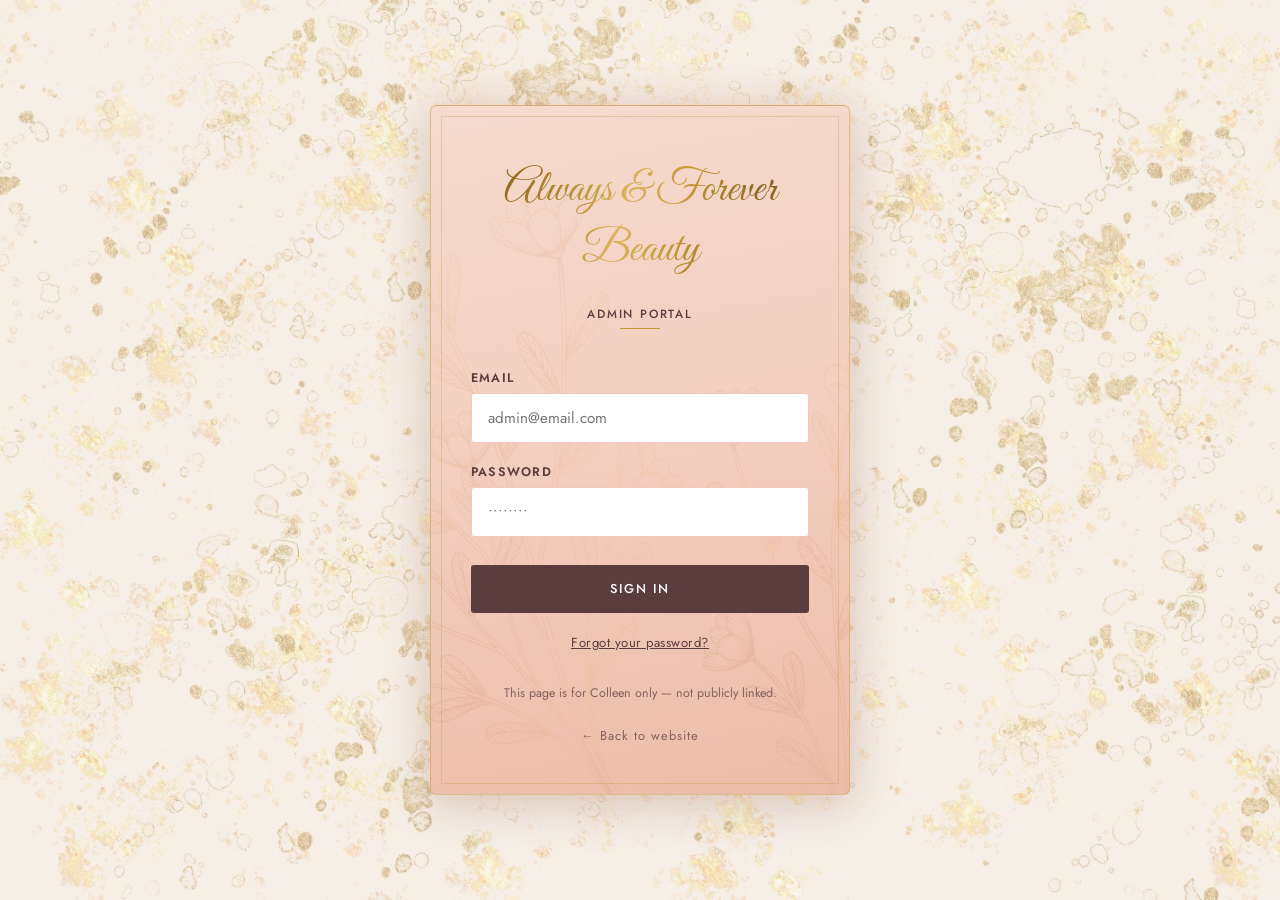
<file: admin/gallery.html>
<!DOCTYPE html>
<html lang="en">
<head>
  <meta charset="UTF-8" />
  <meta name="viewport" content="width=device-width, initial-scale=1.0" />
  <title>Manage Gallery | Always & Forever Beauty Admin</title>
  <link rel="icon" type="image/x-icon" href="../images/favicon.ico" />
  <link rel="stylesheet" href="https://fonts.googleapis.com/css2?family=Playfair+Display:wght@400;600&family=Great+Vibes&family=Jost:wght@300;400;500&display=swap" />
  <style>
    :root {
      --cream: #FAF6F1; --bg: #F2EBE3; --gold: #C49A38; --rose: #5C3D3D;
      --taupe: #B5A49A; --peach: #F2C9B8; --white: #fff; --declined: #8C1A1A;
    }
    *, *::before, *::after { box-sizing: border-box; margin: 0; padding: 0; }
    body {
      font-family: 'Jost', sans-serif; color: var(--rose); min-height: 100vh;
      background:
        linear-gradient(rgba(249,244,236,0.8), rgba(249,244,236,0.8)),
        url('../images/gold-splatter.jpg') center / cover fixed, var(--bg);
    }

    .topbar {
      position: sticky; top: 0; z-index: 100; padding: 0 2rem; height: 64px;
      display: flex; align-items: center; justify-content: space-between; color: var(--cream);
      background: linear-gradient(180deg, #7a5050 0%, #5C3D3D 45%, #4a3030 100%);
      border-bottom: 1px solid rgba(196,154,56,0.5);
      box-shadow: 0 2px 18px rgba(0,0,0,0.25), 0 4px 12px rgba(196,154,56,0.25);
    }
    .topbar-logo { position: absolute; left: 50%; transform: translateX(-50%); }
    .topbar-logo img {
      height: 38px; width: auto;
      filter: brightness(1.25) contrast(1.03) drop-shadow(0 0 1px rgba(255,250,243,0.55)) drop-shadow(0 1px 1px rgba(0,0,0,0.3));
    }
    .topbar-link {
      font-size: 0.72rem; letter-spacing: 0.12em; text-transform: uppercase; color: var(--peach);
      border-bottom: 1px solid var(--peach); padding-bottom: 2px; cursor: pointer; background: none; border-top: none; border-left: none; border-right: none;
      border-bottom: 1px solid var(--peach); font-family: 'Jost', sans-serif;
    }
    .topbar-link:hover { color: var(--cream); border-color: var(--cream); }
    @media (max-width: 640px) { .topbar-logo { display: none; } }

    .main { padding: 2rem; max-width: 1100px; margin: 0 auto; }

    .page-head { display: flex; align-items: center; justify-content: space-between; flex-wrap: wrap; gap: 1rem; margin-bottom: 1.5rem; }
    .page-head h1 { font-family: 'Playfair Display', serif; font-size: 2.4rem; font-weight: 600; }
    .page-head p { font-size: 1.1rem; color: var(--taupe); margin-top: 0.5rem; }

    .btn-add {
      background: var(--rose); color: #fff; border: none; border-radius: 3px;
      padding: 0.85rem 1.7rem; font-family: 'Jost', sans-serif; font-size: 0.88rem;
      letter-spacing: 0.12em; text-transform: uppercase; cursor: pointer; transition: background 0.2s; white-space: nowrap;
    }
    .btn-add:hover { background: #7a5050; }

    .filter-row { display: flex; gap: 0.5rem; flex-wrap: wrap; margin-bottom: 1.5rem; }
    .filter-pill {
      background: none; border: 1px solid rgba(196,154,56,0.4); color: var(--rose);
      font-family: 'Jost', sans-serif; font-size: 0.85rem; letter-spacing: 0.08em; text-transform: uppercase;
      padding: 0.55rem 1.35rem; border-radius: 20px; cursor: pointer; transition: all 0.2s;
    }
    .filter-pill:hover, .filter-pill.active { background: var(--rose); border-color: var(--rose); color: #fff; }

    .gal-grid { display: grid; grid-template-columns: repeat(auto-fill, minmax(180px, 1fr)); gap: 1rem; }
    .gal-card {
      background: var(--white); border: 1px solid rgba(196,154,56,0.3); border-radius: 5px; overflow: hidden;
      box-shadow: 0 2px 12px rgba(92,61,61,0.07); display: flex; flex-direction: column;
    }
    .gal-card img { width: 100%; height: 180px; object-fit: cover; display: block; background: #eee; }
    .gal-card-body { padding: 0.6rem; display: flex; flex-direction: column; gap: 0.5rem; }
    .gal-cat-select {
      width: 100%; padding: 0.4rem 0.5rem; border: 1px solid rgba(196,154,56,0.4); border-radius: 3px;
      font-family: 'Jost', sans-serif; font-size: 0.82rem; color: var(--rose); background: var(--cream); cursor: pointer;
    }
    .gal-card-actions { display: flex; gap: 0.35rem; align-items: center; }
    .gal-btn {
      flex: 1; border: 1px solid rgba(196,154,56,0.4); background: none; color: var(--rose);
      border-radius: 3px; padding: 0.35rem; cursor: pointer; font-size: 0.9rem; line-height: 1; transition: all 0.15s;
    }
    .gal-btn:hover { background: var(--rose); color: #fff; border-color: var(--rose); }
    .gal-btn.del { color: var(--declined); border-color: rgba(140,26,26,0.4); }
    .gal-btn.del:hover { background: var(--declined); color: #fff; border-color: var(--declined); }
    .gal-empty { padding: 3rem; text-align: center; color: var(--taupe); font-style: italic; }

    /* Modal */
    .modal-overlay { position: fixed; inset: 0; background: rgba(30,20,20,0.4); z-index: 300; display: none; }
    .modal-overlay.open { display: block; }
    .modal {
      position: fixed; top: 50%; left: 50%; transform: translate(-50%,-50%) scale(0.97);
      width: 480px; max-width: 94vw; background: var(--cream); z-index: 301; border-radius: 6px;
      border: 1px solid rgba(196,154,56,0.4); box-shadow: 0 24px 64px rgba(92,61,61,0.32);
      opacity: 0; pointer-events: none; transition: opacity 0.22s, transform 0.22s;
    }
    .modal.open { opacity: 1; pointer-events: auto; transform: translate(-50%,-50%) scale(1); }
    .modal-header {
      padding: 1.2rem 1.5rem; background: linear-gradient(180deg, #7a5050, #5C3D3D); color: var(--cream);
      display: flex; justify-content: space-between; align-items: center; border-radius: 6px 6px 0 0;
    }
    .modal-header h3 { font-family: 'Playfair Display', serif; font-size: 1.1rem; color: var(--cream); }
    .modal-close { background: none; border: none; color: var(--cream); font-size: 1.5rem; cursor: pointer; line-height: 1; opacity: 0.8; }
    .modal-body { padding: 1.5rem; }
    .form-field { margin-bottom: 1rem; }
    .form-field label { display: block; font-size: 0.7rem; letter-spacing: 0.1em; text-transform: uppercase; color: var(--gold); font-weight: 600; margin-bottom: 0.35rem; }
    .form-field select, .form-field input[type="file"] {
      width: 100%; padding: 0.6rem 0.8rem; border: 1px solid rgba(196,154,56,0.4); background: var(--white);
      color: var(--rose); font-family: 'Jost', sans-serif; font-size: 0.9rem; border-radius: 3px; outline: none;
    }
    .form-error { color: var(--declined); font-size: 0.82rem; margin-bottom: 0.75rem; min-height: 1rem; }
    .btn-confirm {
      width: 100%; padding: 0.85rem; background: var(--rose); color: #fff; border: none; border-radius: 3px;
      font-family: 'Jost', sans-serif; font-size: 0.85rem; letter-spacing: 0.12em; text-transform: uppercase; cursor: pointer;
    }
    .btn-confirm:hover { background: #7a5050; }
    .btn-confirm:disabled { opacity: 0.5; cursor: not-allowed; }
  </style>
</head>
<body>

  <!-- Top Bar -->
  <div class="topbar">
    <a href="dashboard.html" class="topbar-link">&larr; Dashboard</a>
    <div class="topbar-logo"><img src="../images/logo-horizontal-cropped.png" alt="Always & Forever Beauty" /></div>
    <button class="topbar-link" id="signoutBtn">Sign Out</button>
  </div>

  <div class="main">
    <div class="page-head">
      <div>
        <h1>Manage Gallery</h1>
        <p>Add, reorder, recategorize, or remove the photos on your public gallery page.</p>
      </div>
      <button class="btn-add" id="addPhotoBtn">+ Add Photo</button>
    </div>

    <div class="filter-row" id="filterRow">
      <button class="filter-pill active" data-filter="all">All</button>
      <button class="filter-pill" data-filter="updo">Updos</button>
      <button class="filter-pill" data-filter="waves">Waves &amp; Down</button>
      <button class="filter-pill" data-filter="makeup">Makeup</button>
      <button class="filter-pill" data-filter="party">Bridal Party</button>
    </div>

    <div class="gal-grid" id="galGrid">
      <div class="gal-empty">Loading gallery…</div>
    </div>
  </div>

  <!-- Add Photo Modal -->
  <div class="modal-overlay" id="addOverlay"></div>
  <div class="modal" id="addModal" role="dialog" aria-modal="true">
    <div class="modal-header">
      <h3>Add a Gallery Photo</h3>
      <button class="modal-close" id="addClose" aria-label="Close">&times;</button>
    </div>
    <form class="modal-body" id="addForm">
      <div class="form-field">
        <label>Category *</label>
        <select name="category" required>
          <option value="updo">Updos</option>
          <option value="waves">Waves &amp; Down Styles</option>
          <option value="makeup">Makeup</option>
          <option value="party">Bridal Party</option>
        </select>
      </div>
      <div class="form-field">
        <label>Photo *</label>
        <input type="file" name="file" accept="image/*" required />
      </div>
      <div class="form-error" id="addError"></div>
      <button type="submit" class="btn-confirm" id="addSubmit">Add Photo</button>
    </form>
  </div>

  <script src="../js/af-api.js"></script>
  <script>
    const sb = afApi.createClient();
    const BUCKET = 'gallery';
    const CATS = { updo: 'Updos', waves: 'Waves & Down Styles', makeup: 'Makeup', party: 'Bridal Party' };
    let photos = [];
    let filter = 'all';

    async function init() {
      const { data: { session } } = await sb.auth.getSession();
      if (!session) { window.location.href = 'login.html'; return; }
      loadGallery();
    }

    document.getElementById('signoutBtn').addEventListener('click', async () => {
      await sb.auth.signOut(); window.location.href = 'login.html';
    });

    function esc(s) { return String(s == null ? '' : s).replace(/&/g,'&amp;').replace(/</g,'&lt;').replace(/>/g,'&gt;').replace(/"/g,'&quot;'); }
    // image_url is stored root-relative ('/images/...'); this page lives in /admin/, so prefix '../'
    // to resolve it both on the deployed site and when previewing locally (file://)
    function photoUrl(p) { return p.image_url ? '../' + p.image_url.replace(/^\//, '') : sb.storage.from(BUCKET).getPublicUrl(p.file_path).data.publicUrl; }

    async function loadGallery() {
      const { data, error } = await sb.from('gallery_photos').select('*')
        .order('sort_order', { ascending: true }).order('created_at', { ascending: false });
      const grid = document.getElementById('galGrid');
      if (error) { grid.innerHTML = '<div class="gal-empty">Gallery isn\'t set up yet. (' + esc(error.message) + ')</div>'; return; }
      photos = data || [];
      render();
    }

    document.getElementById('filterRow').addEventListener('click', (e) => {
      const btn = e.target.closest('.filter-pill'); if (!btn) return;
      document.querySelectorAll('.filter-pill').forEach(b => b.classList.remove('active'));
      btn.classList.add('active');
      filter = btn.dataset.filter;
      render();
    });

    function render() {
      const grid = document.getElementById('galGrid');
      const list = filter === 'all' ? photos : photos.filter(p => p.category === filter);
      if (!list.length) { grid.innerHTML = '<div class="gal-empty">No photos here yet — click &ldquo;+ Add Photo&rdquo;.</div>'; return; }
      grid.innerHTML = list.map(p => {
        const opts = Object.keys(CATS).map(k => '<option value="' + k + '"' + (p.category === k ? ' selected' : '') + '>' + CATS[k] + '</option>').join('');
        return '<div class="gal-card" data-id="' + esc(String(p.id)) + '">' +
          '<img src="' + esc(photoUrl(p)) + '" alt="" loading="lazy" />' +
          '<div class="gal-card-body">' +
            '<select class="gal-cat-select" data-action="cat">' + opts + '</select>' +
            '<div class="gal-card-actions">' +
              '<button class="gal-btn" data-action="up" title="Move earlier">&uarr;</button>' +
              '<button class="gal-btn" data-action="down" title="Move later">&darr;</button>' +
              '<button class="gal-btn del" data-action="del" title="Delete">&times;</button>' +
            '</div>' +
          '</div>' +
        '</div>';
      }).join('');
      grid.querySelectorAll('.gal-card').forEach(card => {
        const id = card.dataset.id;
        card.querySelector('[data-action="cat"]').addEventListener('change', (e) => updateCategory(id, e.target.value));
        card.querySelector('[data-action="up"]').addEventListener('click', () => move(id, -1));
        card.querySelector('[data-action="down"]').addEventListener('click', () => move(id, 1));
        card.querySelector('[data-action="del"]').addEventListener('click', () => del(id));
      });
    }

    async function updateCategory(id, category) {
      await sb.from('gallery_photos').update({ category }).eq('id', id);
      const p = photos.find(x => String(x.id) === String(id)); if (p) p.category = category;
    }

    // Reorder within the full list by swapping sort_order with the neighbour
    async function move(id, dir) {
      const sorted = [...photos].sort((a,b) => (a.sort_order||0) - (b.sort_order||0));
      const idx = sorted.findIndex(p => String(p.id) === String(id));
      const swapIdx = idx + dir;
      if (idx < 0 || swapIdx < 0 || swapIdx >= sorted.length) return;
      const a = sorted[idx], b = sorted[swapIdx];
      const ao = a.sort_order || 0, bo = b.sort_order || 0;
      await sb.from('gallery_photos').update({ sort_order: bo }).eq('id', a.id);
      await sb.from('gallery_photos').update({ sort_order: ao }).eq('id', b.id);
      a.sort_order = bo; b.sort_order = ao;
      render();
    }

    async function del(id) {
      if (!confirm('Remove this photo from the gallery?')) return;
      const p = photos.find(x => String(x.id) === String(id));
      if (p && p.file_path) { await sb.storage.from(BUCKET).remove([p.file_path]); }
      await sb.from('gallery_photos').delete().eq('id', id);
      photos = photos.filter(x => String(x.id) !== String(id));
      render();
    }

    // Add photo modal
    const addOverlay = document.getElementById('addOverlay');
    const addModal = document.getElementById('addModal');
    function openAdd() { document.getElementById('addError').textContent = ''; document.getElementById('addForm').reset(); addOverlay.classList.add('open'); addModal.classList.add('open'); }
    function closeAdd() { addOverlay.classList.remove('open'); addModal.classList.remove('open'); }
    document.getElementById('addPhotoBtn').addEventListener('click', openAdd);
    document.getElementById('addClose').addEventListener('click', closeAdd);
    addOverlay.addEventListener('click', closeAdd);

    document.getElementById('addForm').addEventListener('submit', async (e) => {
      e.preventDefault();
      const btn = document.getElementById('addSubmit');
      const err = document.getElementById('addError');
      err.textContent = '';
      const fd = new FormData(e.target);
      const category = fd.get('category');
      const file = fd.get('file');
      if (!file || !file.name) { err.textContent = 'Please choose a photo.'; return; }
      btn.disabled = true; btn.textContent = 'Uploading…';
      const safe = file.name.replace(/[^a-zA-Z0-9._-]/g, '_');
      const path = category + '/' + Date.now() + '-' + safe;
      const { error: upErr } = await sb.storage.from(BUCKET).upload(path, file, { upsert: false });
      if (upErr) { btn.disabled = false; btn.textContent = 'Add Photo'; err.textContent = 'Upload failed: ' + upErr.message; return; }
      const nextOrder = (photos.reduce((m, p) => Math.max(m, p.sort_order || 0), 0)) + 1;
      const { error: insErr } = await sb.from('gallery_photos').insert([{ file_path: path, category, sort_order: nextOrder }]);
      btn.disabled = false; btn.textContent = 'Add Photo';
      if (insErr) { err.textContent = 'Photo uploaded, but could not record it: ' + insErr.message; return; }
      e.target.reset(); closeAdd(); loadGallery();
    });

    init();
  </script>
</body>
</html>
</file>
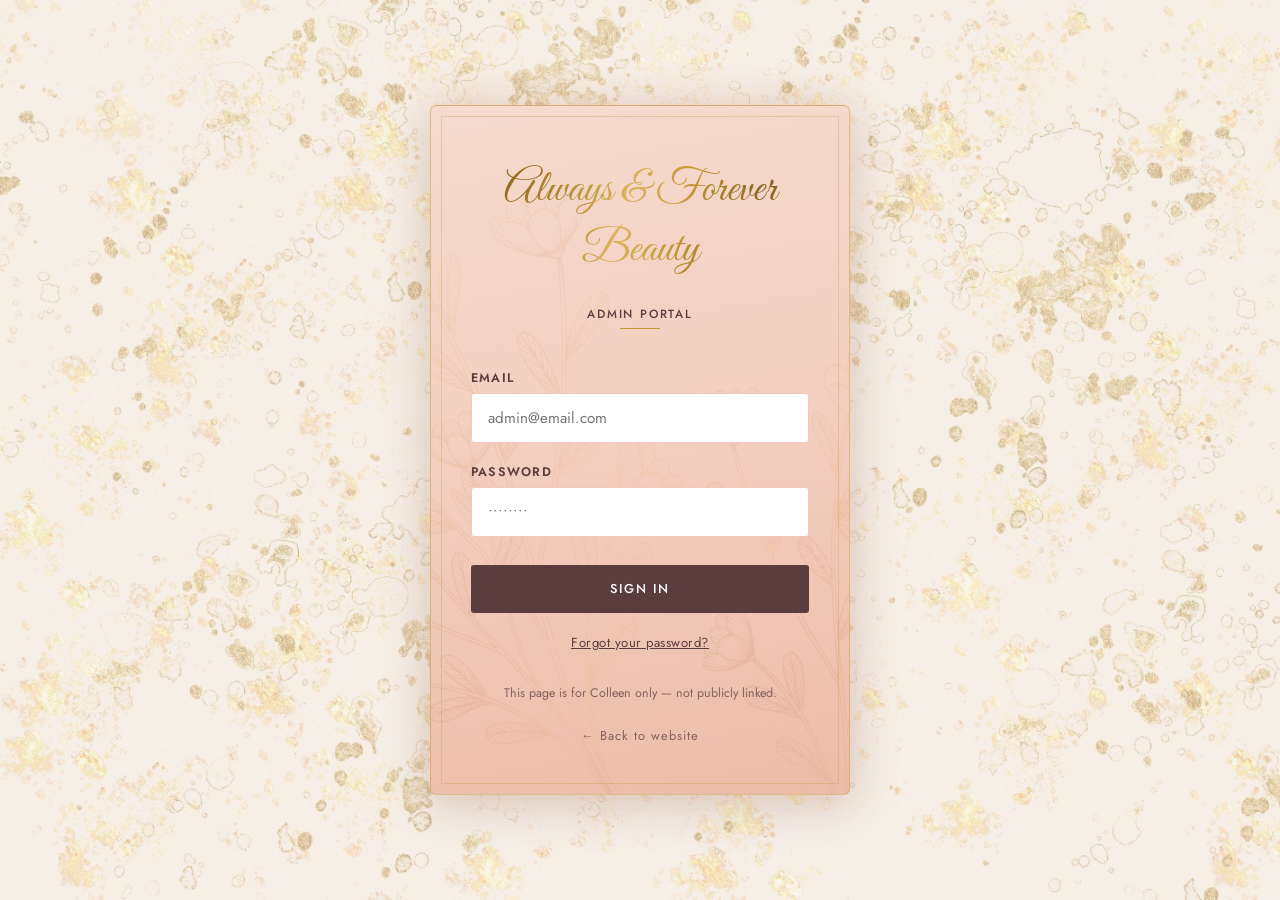
<file: admin/login.html>
<!DOCTYPE html>
<html lang="en">
<head>
  <meta charset="UTF-8" />
  <meta name="viewport" content="width=device-width, initial-scale=1.0" />
  <title>Admin Login | Always & Forever Beauty</title>
  <link rel="icon" type="image/x-icon" href="../images/favicon.ico" />
  <link rel="icon" type="image/png" sizes="32x32" href="../images/favicon-32x32.png" />
  <link rel="icon" type="image/png" sizes="16x16" href="../images/favicon-16x16.png" />
  <link rel="apple-touch-icon" sizes="180x180" href="../images/apple-touch-icon.png" />
  <link rel="preconnect" href="https://fonts.googleapis.com" />
  <link rel="stylesheet" href="https://fonts.googleapis.com/css2?family=Playfair+Display:wght@400;600&family=Great+Vibes&family=Jost:wght@300;400;500&display=swap" />
  <style>
    :root {
      --cream: #FAF6F1;
      --gold:  #C49A38;
      --rose:  #5C3D3D;
      --taupe: #B5A49A;
      --peach: #F2C9B8;
    }

    *, *::before, *::after { box-sizing: border-box; margin: 0; padding: 0; }

    body {
      min-height: 100vh;
      background:
        linear-gradient(rgba(245,237,228,0.55), rgba(245,237,228,0.55)),
        url('../images/gold-splatter.jpg') center / cover fixed,
        linear-gradient(135deg, #EDE4D9 0%, #DFD0C2 100%);
      display: flex;
      align-items: center;
      justify-content: center;
      font-family: 'Jost', sans-serif;
      padding: 2rem;
    }

    .login-card {
      position: relative;
      overflow: hidden;
      background: linear-gradient(170deg, #F5D8CB 0%, #F2C9B8 55%, #EAB6A1 100%);
      border: 1px solid rgba(196,154,56,0.45);
      border-radius: 6px;
      padding: 3rem 2.5rem;
      width: 100%;
      max-width: 420px;
      box-shadow: 0 10px 50px rgba(92,61,61,0.18), 0 0 36px rgba(236,170,140,0.28);
      text-align: center;
    }
    /* Gold floral watermark behind the card */
    .login-card::after {
      content: "";
      position: absolute; inset: 0; z-index: 0; pointer-events: none;
      background: url('../images/background gold flowers.jpg') center / cover no-repeat;
      opacity: 0.1;
    }
    /* Inner gold frame line */
    .login-card::before {
      content: "";
      position: absolute; inset: 10px; z-index: 1; pointer-events: none;
      border: 1px solid rgba(196,154,56,0.3);
    }
    .login-card > * { position: relative; z-index: 2; }

    .login-logo {
      font-family: 'Great Vibes', cursive;
      font-size: clamp(2rem, 9vw, 2.8rem);
      display: block;
      margin: 0 auto 0.4rem;
      line-height: 1.35;
      padding-top: 0.12em;
      /* Metallic gold gradient — same as the hero name on the home page */
      color: var(--gold);
      background: linear-gradient(105deg, #7E5C1C 0%, #A87E2A 22%, #D9B45C 45%, #C49A38 60%, #8A6420 82%, #A87E2A 100%);
      -webkit-background-clip: text;
      background-clip: text;
      -webkit-text-fill-color: transparent;
    }

    .login-sub {
      font-size: 0.74rem;
      letter-spacing: 0.15em;
      text-transform: uppercase;
      color: var(--rose);
      font-weight: 500;
      margin-top: 1.5rem;
      margin-bottom: 0.4rem;
      display: block;
    }

    .login-divider {
      width: 40px;
      height: 1px;
      background: var(--gold);
      margin: 0 auto 2.5rem;
    }

    .form-group {
      margin-bottom: 1.25rem;
      text-align: left;
    }

    .form-group label {
      display: block;
      font-size: 0.78rem;
      letter-spacing: 0.1em;
      text-transform: uppercase;
      color: var(--rose);
      font-weight: 600;
      margin-bottom: 0.4rem;
    }

    .form-group input {
      width: 100%;
      padding: 0.8rem 1rem;
      border: 1px solid var(--peach);
      background: #fff;
      color: var(--rose);
      font-family: 'Jost', sans-serif;
      font-size: 0.95rem;
      border-radius: 3px;
      outline: none;
      transition: border-color 0.2s;
    }

    .form-group input:focus { border-color: var(--gold); }

    .btn-login {
      width: 100%;
      padding: 0.9rem;
      background: var(--rose);
      color: #fff;
      border: none;
      border-radius: 3px;
      font-family: 'Jost', sans-serif;
      font-size: 0.8rem;
      letter-spacing: 0.12em;
      text-transform: uppercase;
      font-weight: 500;
      cursor: pointer;
      margin-top: 0.5rem;
      transition: background 0.2s;
    }

    .btn-login:hover { background: #7a5050; }
    .btn-login:disabled { opacity: 0.6; cursor: not-allowed; }

    .login-error {
      display: none;
      margin-top: 1rem;
      padding: 0.75rem 1rem;
      background: rgba(192, 57, 43, 0.08);
      border: 1px solid rgba(192, 57, 43, 0.2);
      border-radius: 3px;
      color: #c0392b;
      font-size: 0.85rem;
    }

    .login-footer {
      margin-top: 2rem;
      font-size: 0.78rem;
      color: rgba(92,61,61,0.72);
    }

    .back-link {
      display: inline-block;
      margin-top: 1.5rem;
      font-size: 0.8rem;
      color: rgba(92,61,61,0.72);
      text-decoration: none;
      letter-spacing: 0.08em;
    }

    .back-link:hover { color: var(--rose); }
  </style>
</head>
<body>

  <div class="login-card">
    <span class="login-logo">Always &amp; Forever Beauty</span>
    <span class="login-sub">Admin Portal</span>
    <div class="login-divider"></div>

    <form id="loginForm">
      <div class="form-group">
        <label for="email">Email</label>
        <input type="email" id="email" required placeholder="admin@email.com" autocomplete="email" />
      </div>
      <div class="form-group">
        <label for="password">Password</label>
        <input type="password" id="password" required placeholder="••••••••" autocomplete="current-password" />
      </div>
      <button type="submit" class="btn-login" id="loginBtn">Sign In</button>
      <div class="login-error" id="loginError"></div>
    </form>

    <p style="margin-top:1.25rem; font-size:0.82rem;"><a href="#" id="forgotLink" style="color:var(--rose); text-decoration:underline; letter-spacing:0.04em;">Forgot your password?</a></p>

    <p class="login-footer">This page is for Colleen only — not publicly linked.</p>
    <a href="../index.html" class="back-link">← Back to website</a>
  </div>

  <script src="../js/af-api.js"></script>
  <script>
    const sb = afApi.createClient();

    // Redirect if already logged in
    sb.auth.getSession().then(({ data: { session } }) => {
      if (session) window.location.href = 'dashboard.html';
    });

    document.getElementById('loginForm').addEventListener('submit', async (e) => {
      e.preventDefault();
      const btn = document.getElementById('loginBtn');
      const errEl = document.getElementById('loginError');
      btn.textContent = 'Signing in…';
      btn.disabled = true;
      errEl.style.display = 'none';

      const email    = document.getElementById('email').value.trim();
      const password = document.getElementById('password').value;

      const { error } = await sb.auth.signInWithPassword({ email, password });

      if (error) {
        errEl.textContent = error.message;
        errEl.style.display = 'block';
        btn.textContent = 'Sign In';
        btn.disabled = false;
      } else {
        window.location.href = 'dashboard.html';
      }
    });

    // Forgot password — emails a reset link
    document.getElementById('forgotLink').addEventListener('click', async (e) => {
      e.preventDefault();
      const errEl = document.getElementById('loginError');
      const email = document.getElementById('email').value.trim();
      errEl.style.display = 'block';
      if (!email) {
        errEl.style.background = ''; errEl.style.borderColor = ''; errEl.style.color = '';
        errEl.textContent = 'Enter your email above first, then tap “Forgot your password.”';
        return;
      }
      const { error } = await sb.auth.resetPasswordForEmail(email, {
        redirectTo: window.location.origin + '/admin/reset-password.html'
      });
      if (error) {
        errEl.style.background = ''; errEl.style.borderColor = ''; errEl.style.color = '';
        errEl.textContent = error.message;
      } else {
        errEl.style.background = 'rgba(46,125,81,0.1)';
        errEl.style.borderColor = 'rgba(46,125,81,0.25)';
        errEl.style.color = '#2E7D51';
        errEl.textContent = 'Check your email for a link to reset your password.';
      }
    });
  </script>
</body>
</html>
</file>
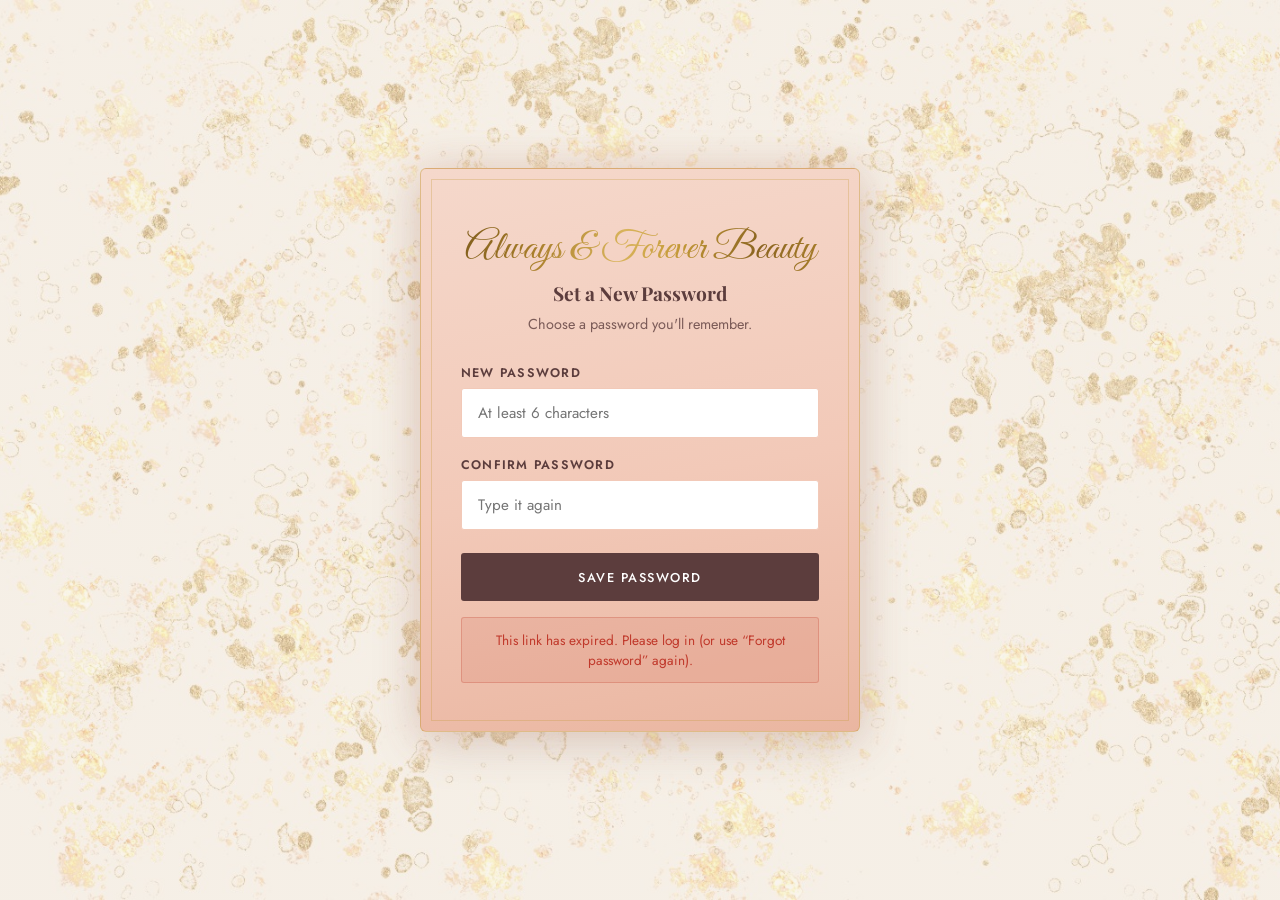
<file: admin/reset-password.html>
<!DOCTYPE html>
<html lang="en">
<head>
  <meta charset="UTF-8" />
  <meta name="viewport" content="width=device-width, initial-scale=1.0" />
  <title>Set Password | Always & Forever Beauty</title>
  <link rel="icon" type="image/x-icon" href="../images/favicon.ico" />
  <link rel="stylesheet" href="https://fonts.googleapis.com/css2?family=Playfair+Display:wght@400;600&family=Great+Vibes&family=Jost:wght@300;400;500&display=swap" />
  <style>
    :root { --cream:#FAF6F1; --gold:#C49A38; --rose:#5C3D3D; --taupe:#B5A49A; --peach:#F2C9B8; }
    *,*::before,*::after { box-sizing:border-box; margin:0; padding:0; }
    body {
      min-height:100vh; display:flex; align-items:center; justify-content:center; padding:2rem;
      font-family:'Jost',sans-serif;
      background:
        linear-gradient(rgba(245,237,228,0.55), rgba(245,237,228,0.55)),
        url('../images/gold-splatter.jpg') center / cover fixed,
        linear-gradient(135deg,#EDE4D9 0%,#DFD0C2 100%);
    }
    .card {
      position:relative; overflow:hidden; width:100%; max-width:440px; text-align:center;
      background:linear-gradient(170deg,#F5D8CB 0%,#F2C9B8 55%,#EAB6A1 100%);
      border:1px solid rgba(196,154,56,0.45); border-radius:6px; padding:3rem 2.5rem;
      box-shadow:0 10px 50px rgba(92,61,61,0.18), 0 0 36px rgba(236,170,140,0.28);
    }
    .card::before { content:""; position:absolute; inset:10px; border:1px solid rgba(196,154,56,0.3); pointer-events:none; z-index:1; }
    .card > * { position:relative; z-index:2; }
    .logo {
      font-family:'Great Vibes',cursive; font-size:clamp(1.9rem,8vw,2.5rem); display:block; line-height:1.35; padding-top:0.12em; margin-bottom:0.3rem;
      color:var(--gold);
      background:linear-gradient(105deg,#7E5C1C 0%,#A87E2A 22%,#D9B45C 45%,#C49A38 60%,#8A6420 82%,#A87E2A 100%);
      -webkit-background-clip:text; background-clip:text; -webkit-text-fill-color:transparent;
    }
    h1 { font-family:'Playfair Display',serif; font-size:1.2rem; color:var(--rose); margin-bottom:0.5rem; }
    .intro { font-size:0.9rem; color:rgba(92,61,61,0.8); margin-bottom:1.75rem; line-height:1.5; }
    .field { margin-bottom:1.1rem; text-align:left; }
    .field label { display:block; font-size:0.78rem; letter-spacing:0.1em; text-transform:uppercase; color:var(--rose); font-weight:600; margin-bottom:0.4rem; }
    .field input {
      width:100%; padding:0.8rem 1rem; border:1px solid var(--peach); background:#fff; color:var(--rose);
      font-family:'Jost',sans-serif; font-size:0.95rem; border-radius:3px; outline:none; transition:border-color 0.2s;
    }
    .field input:focus { border-color:var(--gold); }
    .btn {
      width:100%; padding:0.9rem; background:var(--rose); color:#fff; border:none; border-radius:3px;
      font-family:'Jost',sans-serif; font-size:0.8rem; letter-spacing:0.12em; text-transform:uppercase; font-weight:500;
      cursor:pointer; margin-top:0.4rem; transition:background 0.2s;
    }
    .btn:hover { background:#7a5050; }
    .btn:disabled { opacity:0.6; cursor:not-allowed; }
    .msg { display:none; margin-top:1rem; padding:0.75rem 1rem; border-radius:3px; font-size:0.85rem; }
    .msg.error { display:block; background:rgba(192,57,43,0.1); border:1px solid rgba(192,57,43,0.25); color:#c0392b; }
    .msg.ok { display:block; background:rgba(46,125,81,0.12); border:1px solid rgba(46,125,81,0.25); color:#2E7D51; }
  </style>
</head>
<body>
  <div class="card">
    <span class="logo">Always &amp; Forever Beauty</span>
    <h1 id="title">Set a New Password</h1>
    <p class="intro" id="intro">Choose a password you'll remember.</p>
    <form id="pwForm">
      <div class="field">
        <label for="pw1">New Password</label>
        <input type="password" id="pw1" required minlength="6" placeholder="At least 6 characters" autocomplete="new-password" />
      </div>
      <div class="field">
        <label for="pw2">Confirm Password</label>
        <input type="password" id="pw2" required minlength="6" placeholder="Type it again" autocomplete="new-password" />
      </div>
      <button type="submit" class="btn" id="saveBtn">Save Password</button>
      <div class="msg" id="msg"></div>
    </form>
  </div>

  <script src="../js/af-api.js"></script>
  <script>
    const sb = afApi.createClient();
    const msg = document.getElementById('msg');
    function showMsg(text, type) { msg.className = 'msg ' + type; msg.textContent = text; }

    // Need a session (either a normal login, or a recovery session from the reset email link)
    (async () => {
      const { data: { session } } = await sb.auth.getSession();
      if (!session) {
        // No session — can't set a password here; send them to log in
        showMsg('This link has expired. Please log in (or use “Forgot password” again).', 'error');
        setTimeout(() => { window.location.href = 'login.html'; }, 2500);
        return;
      }
      if (session.user && session.user.user_metadata && session.user.user_metadata.must_change_password) {
        document.getElementById('title').textContent = 'Welcome! Set your password';
        document.getElementById('intro').textContent = 'For your security, please choose your own password to continue.';
      }
    })();

    document.getElementById('pwForm').addEventListener('submit', async (e) => {
      e.preventDefault();
      const pw1 = document.getElementById('pw1').value;
      const pw2 = document.getElementById('pw2').value;
      const btn = document.getElementById('saveBtn');
      msg.className = 'msg';
      if (pw1 !== pw2) { showMsg('Those passwords don\'t match.', 'error'); return; }
      if (pw1.length < 6) { showMsg('Please use at least 6 characters.', 'error'); return; }
      btn.disabled = true; btn.textContent = 'Saving…';
      const { error } = await sb.auth.updateUser({ password: pw1, data: { must_change_password: false } });
      if (error) {
        btn.disabled = false; btn.textContent = 'Save Password';
        showMsg(error.message, 'error');
        return;
      }
      showMsg('Password saved! Taking you to your dashboard…', 'ok');
      setTimeout(() => { window.location.href = 'dashboard.html'; }, 1500);
    });
  </script>
</body>
</html>
</file>
<file: styles.css>
/* ============================================
   Always & Forever Beauty LLC
   Brand Stylesheet
   ============================================ */

@import url('https://fonts.googleapis.com/css2?family=Playfair+Display:ital,wght@0,400;0,600;0,700;1,400&family=Cormorant+Garamond:ital,wght@0,300;0,400;0,500;1,300;1,400&family=Great+Vibes&family=Jost:wght@300;400;500&display=swap');

/* ---- CSS Variables ---- */
:root {
  --cream:       #FAF6F1;
  --peach:       #F2C9B8;
  --gold:        #C49A38;
  --gold-deep:   #8A6A1E;   /* accessible gold for text on light backgrounds (WCAG AA) */
  --gold-btn:    #7E5C1C;   /* accessible gold for solid buttons with white text (WCAG AA) */
  --taupe:       #766757;   /* darkened from #B5A49A so body/sub text meets WCAG AA on all section backgrounds */
  --rose:        #5C3D3D;
  --rose-light:  #7a5252;
  --white:       #ffffff;
  --shadow:      rgba(92, 61, 61, 0.08);

  --font-heading: 'Playfair Display', Georgia, serif;
  --font-sub:     'Cormorant Garamond', Georgia, serif;
  --font-script:  'Great Vibes', cursive;
  --font-body:    'Jost', sans-serif;
}

/* ---- Reset & Base ---- */
*, *::before, *::after { box-sizing: border-box; margin: 0; padding: 0; }

html { scroll-behavior: smooth; }

body {
  background-color: var(--cream);
  color: var(--rose);
  font-family: var(--font-body);
  font-weight: 300;
  font-size: 16px;
  line-height: 1.75;
}

img { max-width: 100%; display: block; }
a { color: inherit; text-decoration: none; }

/* ---- Accessibility ---- */
/* Skip-to-content link: hidden until focused by keyboard */
.skip-link {
  position: absolute;
  left: 50%;
  top: -60px;
  transform: translateX(-50%);
  z-index: 1000;
  background: var(--rose);
  color: var(--white);
  padding: 0.65rem 1.4rem;
  border-radius: 0 0 6px 6px;
  font-family: var(--font-body);
  font-size: 0.9rem;
  letter-spacing: 0.04em;
  transition: top 0.18s ease;
}
.skip-link:focus { top: 0; outline: 3px solid var(--gold); outline-offset: 2px; }

/* Visible keyboard focus indicator for all interactive elements */
a:focus-visible,
button:focus-visible,
input:focus-visible,
select:focus-visible,
textarea:focus-visible,
[tabindex]:focus-visible {
  outline: 3px solid var(--rose);
  outline-offset: 2px;
  border-radius: 2px;
}

/* Respect users who prefer reduced motion */
@media (prefers-reduced-motion: reduce) {
  html { scroll-behavior: auto; }
  *, *::before, *::after {
    animation-duration: 0.01ms !important;
    animation-iteration-count: 1 !important;
    transition-duration: 0.01ms !important;
    scroll-behavior: auto !important;
  }
}

/* ---- Typography ---- */
h1, h2, h3, h4 {
  font-family: var(--font-heading);
  font-weight: 600;
  line-height: 1.2;
  color: var(--rose);
}

h1 { font-size: clamp(1.2rem, 2.5vw, 1.8rem); }
h2 { font-size: clamp(1.3rem, 2.5vw, 1.9rem); }
h3 { font-size: clamp(1.3rem, 2.5vw, 1.8rem); }
h4 { font-size: 1.1rem; }

/* Size-only helpers: let a heading sit at the correct semantic level for
   accessibility (no skipped levels) while keeping its original visual size. */
.size-h3 { font-size: clamp(1.3rem, 2.5vw, 1.8rem); }
.size-h4 { font-size: 1.1rem; }

.script {
  font-family: var(--font-script);
  font-weight: 400;
  color: var(--gold-deep);
  font-size: 1.4em;
}

.subheading {
  font-family: var(--font-sub);
  font-size: 1.15rem;
  font-weight: 400;
  font-style: italic;
  color: var(--taupe);
}

p {
  font-family: var(--font-body);
  font-weight: 300;
  color: var(--rose);
  max-width: 65ch;
}

/* ---- Layout Helpers ---- */
.container {
  max-width: 1400px;
  margin: 0 auto;
  padding: 0 2.5rem;
}

.section {
  padding: 6rem 0;
}

.section--alt {
  background:
    radial-gradient(ellipse 90% 60% at 50% 45%, rgba(255, 252, 247, 0.6), rgba(255, 252, 247, 0) 70%),
    linear-gradient(180deg, var(--cream) 0%, #F2E9DC 22%, #F7F1E8 50%, #F1E8DB 78%, var(--cream) 100%);
}

.section-label {
  font-family: var(--font-script);
  color: var(--gold-deep);
  font-size: 1.6rem;
  display: block;
  margin-bottom: 0.5rem;
}

.section-header {
  text-align: center;
  margin-bottom: 3.5rem;
}

.section-header p {
  margin: 1rem auto 0;
  font-size: 1.05rem;
  color: var(--taupe);
  font-family: var(--font-sub);
  font-style: italic;
}

.divider {
  width: 60px;
  height: 1px;
  background: var(--gold);
  margin: 1.2rem auto;
}

/* ---- Buttons ---- */
.btn {
  display: inline-block;
  padding: 0.55rem 1.6rem;
  border-radius: 2px;
  font-family: var(--font-heading);
  font-weight: 400;
  font-size: 0.85rem;
  letter-spacing: 0.14em;
  text-transform: uppercase;
  cursor: pointer;
  transition: all 0.3s ease;
  border: none;
}

.btn-primary {
  background-color: var(--gold-btn);
  color: var(--white);
}
.btn-primary:hover {
  background-color: var(--rose);
  color: var(--white);
}

.btn-outline {
  background: transparent;
  border: 1px solid var(--gold);
  color: var(--rose);
}
.btn-outline:hover {
  background-color: var(--gold-btn);
  color: var(--white);
}

.btn-dark {
  background-color: var(--rose);
  color: var(--white);
}
.btn-dark:hover {
  background-color: #3e2828;
}

/* ---- Navigation ---- */
.nav {
  position: fixed;
  top: 0;
  left: 0;
  right: 0;
  z-index: 1000;
  padding: 1.8rem 2rem;
  display: flex;
  align-items: center;
  justify-content: space-between;
  background: linear-gradient(180deg, #7a5050 0%, #5C3D3D 45%, #4a3030 100%);
  border-bottom: 1px solid rgba(196, 154, 56, 0.5);
  box-shadow: 0 2px 18px rgba(0,0,0,0.25), 0 4px 12px rgba(196, 154, 56, 0.25);
}

.nav.scrolled {
  background: linear-gradient(180deg, #7a5050 0%, #5C3D3D 45%, #4a3030 100%);
  border-bottom: 1px solid rgba(196, 154, 56, 0.5);
  box-shadow: 0 2px 18px rgba(0,0,0,0.25), 0 4px 12px rgba(196, 154, 56, 0.25);
}

.nav-logo {
  position: absolute;
  left: 50%;
  transform: translateX(-50%);
  display: flex;
  align-items: center;
}

/* Brighten the gold and give it a tight light edge so it reads on the maroon nav */
.nav-logo img {
  filter: brightness(1.25) contrast(1.03)
    drop-shadow(0 0 1px rgba(255, 250, 243, 0.55))
    drop-shadow(0 1px 1px rgba(0, 0, 0, 0.3));
}

.nav-logo img {
  height: 50px;
  width: auto;
}

.nav-right {
  display: flex;
  align-items: center;
}

.nav-logo-text {
  font-family: var(--font-heading);
  font-size: 1rem;
  font-weight: 600;
  color: var(--cream);
  line-height: 1.3;
}

.nav-links {
  display: flex;
  align-items: flex-end;
  gap: 2.5rem;
  list-style: none;
  padding-bottom: 0.1rem;
  margin-top: 0.6rem;
}

.nav-links a {
  font-family: var(--font-heading);
  font-size: 0.85rem;
  letter-spacing: 0.14em;
  text-transform: uppercase;
  color: var(--cream);
  font-weight: 400;
  transition: color 0.2s;
  position: relative;
}

.nav-links a::after {
  content: '';
  position: absolute;
  bottom: -3px;
  left: 0;
  width: 0;
  height: 1px;
  background: var(--gold);
  transition: width 0.3s ease;
}

.nav-links a:hover::after,
.nav-links a.active::after {
  width: 100%;
}

.nav-links a:hover { color: var(--gold); }

.nav-cta { margin-left: 1rem; }

.nav-cta-link {
  font-family: var(--font-heading);
  font-size: 0.85rem;
  letter-spacing: 0.14em;
  text-transform: uppercase;
  color: var(--peach) !important;
  font-weight: 400;
  position: relative;
  padding-bottom: 2px;
  border-bottom: 1px solid var(--peach);
  transition: color 0.2s, border-color 0.2s;
  margin-left: 1rem;
}

.nav-cta-link:hover {
  color: var(--cream) !important;
  border-color: var(--cream);
}

.nav-cta-link::after { display: none !important; }

/* Inquire Now inside the mobile menu — hidden on desktop */
.nav-menu-cta { display: none; }

/* Mobile Nav */
.nav-toggle {
  display: none;
  flex-direction: column;
  gap: 5px;
  cursor: pointer;
  background: none;
  border: none;
  padding: 0.25rem;
}
.nav-toggle span {
  display: block;
  width: 24px;
  height: 1.5px;
  background: var(--rose);
  transition: all 0.3s;
}

/* ---- Footer ---- */
.footer {
  position: relative;
  overflow: hidden;
  /* Stay in the nav's warm maroon tone instead of fading to near-black,
     so the footer reads as the same colour as the header */
  background: linear-gradient(180deg, #7a5050 0%, #5C3D3D 55%, #5C3D3D 100%);
  border-top: 1px solid rgba(196, 154, 56, 0.5);
  box-shadow: 0 -2px 18px rgba(0, 0, 0, 0.25), 0 -4px 12px rgba(196, 154, 56, 0.25);
  color: rgba(250, 246, 241, 0.75);
  padding: 2.75rem 0 2.25rem;
}

.footer .container {
  position: relative;
  z-index: 1;
  max-width: 1500px;
}

.footer-inner {
  display: flex;
  justify-content: space-between;
  align-items: flex-start;
  gap: 3rem;
  margin-bottom: 1rem;
}

.footer-inner .footer-col:last-child {
  text-align: right;
}

.footer-brand .script {
  display: block;
  font-size: 1.8rem;
  color: var(--gold);
  margin-bottom: 0.35rem;
}

.footer-brand p {
  color: rgba(250, 246, 241, 0.65);
  font-size: 0.9rem;
  max-width: 30ch;
}

.footer-col h3 {
  color: var(--cream);
  font-family: var(--font-body);
  font-size: 0.75rem;
  letter-spacing: 0.15em;
  text-transform: uppercase;
  font-weight: 500;
  margin-bottom: 0.75rem;
}

.footer-col ul {
  list-style: none;
}

.footer-col ul li {
  margin-bottom: 0.3rem;
}

.footer-col ul a {
  color: rgba(250, 246, 241, 0.65);
  font-size: 0.9rem;
  transition: color 0.2s;
}

.footer-col ul a:hover { color: var(--gold); }

.footer-bottom {
  border-top: 1px solid rgba(250, 246, 241, 0.12);
  padding-top: 1rem;
  display: flex;
  justify-content: space-between;
  align-items: center;
  font-size: 0.8rem;
  color: rgba(250, 246, 241, 0.4);
}

/* ---- Page Hero ---- */
.page-hero {
  padding: 10rem 0 5.5rem;
  text-align: center;
  background:
    radial-gradient(ellipse 55% 70% at 50% 38%, rgba(255, 252, 247, 0.9), rgba(255, 252, 247, 0) 70%),
    radial-gradient(ellipse 70% 95% at 16% 100%, rgba(242, 201, 184, 0.5), rgba(242, 201, 184, 0) 70%),
    radial-gradient(ellipse 70% 95% at 86% 0%, rgba(245, 216, 203, 0.6), rgba(245, 216, 203, 0) 70%),
    linear-gradient(180deg, #F0E7DB 0%, #F5EEE5 55%, var(--cream) 100%);
}

.page-hero .script {
  font-size: 1.8rem;
}

.page-hero .section-label {
  font-size: 2.6rem;
  margin-bottom: 0.75rem;
}

.page-hero h1 {
  font-size: clamp(2.2rem, 4.5vw, 3.4rem);
}

.page-hero .subheading {
  font-size: 1.3rem;
  color: var(--rose-light);
}

/* ---- Shared editorial accents ---- */
.ornate-divider {
  width: 50%;
  height: 1px;
  background: linear-gradient(90deg, rgba(196,154,56,0), rgba(196,154,56,0.45) 50%, rgba(196,154,56,0));
  margin: 0.9rem auto;
}

.hero-link {
  font-family: var(--font-heading);
  font-size: 0.85rem;
  font-weight: 400;
  letter-spacing: 0.14em;
  text-transform: uppercase;
  color: var(--rose);
  border-bottom: 1px solid var(--gold);
  padding-bottom: 2px;
  transition: color 0.2s, border-color 0.2s;
}

.hero-link:hover {
  color: var(--gold-deep);
  border-color: var(--rose);
}

/* ---- Gallery-style section header — script title flanked by gold rules ---- */
.gallery-heading {
  position: relative;
  text-align: center;
  margin-bottom: 3rem;
}
.gallery-heading > * { position: relative; z-index: 1; }
.gallery-title {
  display: flex;
  align-items: center;
  justify-content: center;
  flex-wrap: wrap;
  gap: 1.5rem;
  font-family: var(--font-script);
  font-size: clamp(2.6rem, 6vw, 4.5rem);
  font-weight: 400;
  color: var(--gold-deep);
  line-height: 1.1;
  margin: 0;
}
.gallery-title::before,
.gallery-title::after {
  content: "";
  width: 80px;
  height: 1px;
  flex-shrink: 0;
}
.gallery-title::before { background: linear-gradient(90deg, rgba(196,154,56,0), rgba(196,154,56,0.55)); }
.gallery-title::after  { background: linear-gradient(90deg, rgba(196,154,56,0.55), rgba(196,154,56,0)); }
.gallery-heading p {
  margin: 0.9rem auto 0;
  font-size: 0.9rem;
  letter-spacing: 0.3em;
  text-transform: uppercase;
  color: var(--rose);
}
@media (max-width: 600px) {
  .gallery-title { gap: 0.9rem; }
  .gallery-title::before, .gallery-title::after { width: 36px; }
  .gallery-heading p { font-size: 0.75rem; letter-spacing: 0.22em; }
}

/* ---- CTA Banner — framed invitation card ---- */
.cta-banner {
  position: relative;
  overflow: hidden;
  padding: 5rem 2rem 4.75rem;
  text-align: center;
  background:
    radial-gradient(ellipse 60% 80% at 50% 100%, rgba(232, 183, 163, 0.55), rgba(232, 183, 163, 0) 72%),
    linear-gradient(180deg, var(--cream) 0%, #F6E3D3 55%, #EFCDB8 100%);
}

.cta-banner::before {
  content: "";
  position: absolute;
  inset: 0;
  background-image: url('images/background gold flowers.jpg');
  background-size: cover;
  background-repeat: no-repeat;
  background-position: center;
  opacity: 0.1;
  pointer-events: none;
  -webkit-mask-image: radial-gradient(ellipse 75% 85% at 50% 50%, #000 30%, transparent 85%);
  mask-image: radial-gradient(ellipse 75% 85% at 50% 50%, #000 30%, transparent 85%);
}

.cta-banner .container { position: relative; z-index: 1; }

.cta-frame {
  position: relative;
  max-width: 620px;
  margin: 0 auto;
  padding: 3rem 2.5rem 2.85rem;
  background: linear-gradient(170deg, #FFFDF9 0%, #FAF3E9 55%, #F4EBDC 100%);
  border: 1px solid rgba(196, 154, 56, 0.5);
  box-shadow:
    inset 0 1px 0 rgba(255, 255, 255, 0.65),
    0 1px 2px rgba(92, 61, 61, 0.05),
    0 12px 28px rgba(92, 61, 61, 0.09),
    0 30px 70px rgba(92, 61, 61, 0.10);
}

.cta-frame::before {
  content: "";
  position: absolute;
  inset: 9px;
  border: 1px solid rgba(196, 154, 56, 0.3);
  pointer-events: none;
}

.cta-script {
  display: block;
  font-family: var(--font-script);
  font-size: 2.6rem;
  color: var(--gold-deep);
  line-height: 1;
  margin-bottom: 0.75rem;
}

.cta-banner h2 {
  margin-bottom: 0;
  font-size: 1.7rem;
  color: var(--rose);
}

.cta-banner p {
  margin: 0 auto 1.75rem;
  font-family: var(--font-sub);
  font-style: italic;
  font-size: 1rem;
  color: rgba(92, 61, 61, 0.75);
  max-width: 42ch;
}

@media (max-width: 680px) {
  .cta-banner { padding: 4rem 0.5rem 3.75rem; }
  .cta-banner .container { padding: 0 1rem; }
  .cta-frame { padding: 2.5rem 1.5rem 2.35rem; }
  .cta-script { font-size: 2.2rem; }
}

/* ---- Forms ---- */
.form-group {
  margin-bottom: 1.5rem;
}

.form-group label {
  display: block;
  font-size: 0.78rem;
  letter-spacing: 0.1em;
  text-transform: uppercase;
  font-weight: 500;
  color: var(--taupe);
  margin-bottom: 0.5rem;
}

.form-group input,
.form-group select,
.form-group textarea {
  width: 100%;
  padding: 0.85rem 1rem;
  border: 1px solid var(--peach);
  background: var(--white);
  color: var(--rose);
  font-family: var(--font-body);
  font-size: 0.95rem;
  border-radius: 2px;
  transition: border-color 0.2s;
  outline: none;
}

.form-group input:focus,
.form-group select:focus,
.form-group textarea:focus {
  border-color: var(--gold);
}

.form-group textarea {
  resize: vertical;
  min-height: 120px;
}

.form-row {
  display: grid;
  grid-template-columns: 1fr 1fr;
  gap: 1.5rem;
}

/* ---- Cards ---- */
.card {
  background: var(--white);
  border-radius: 4px;
  overflow: hidden;
  box-shadow: 0 4px 24px var(--shadow);
  transition: transform 0.3s ease, box-shadow 0.3s ease;
}

.card:hover {
  transform: translateY(-4px);
  box-shadow: 0 8px 40px rgba(92, 61, 61, 0.14);
}

/* ---- Responsive ---- */
@media (max-width: 900px) {
  .footer-inner {
    grid-template-columns: 1fr 1fr;
  }
  .footer-brand {
    grid-column: 1 / -1;
  }
  .form-row {
    grid-template-columns: 1fr;
  }
}

/* Tighter nav spacing as the screen narrows */
@media (max-width: 1024px) {
  .nav { padding: 1.35rem 1.25rem; }
  .nav-links { gap: 1.4rem; }
  .nav-links a { font-size: 0.78rem; letter-spacing: 0.1em; }
  .nav-cta-link { font-size: 0.78rem; margin-left: 0; }
  .nav-logo img { height: 44px !important; max-width: 200px !important; }
}

@media (max-width: 880px) {
  .nav-links { gap: 1.1rem; }
  .nav-links a { font-size: 0.75rem; letter-spacing: 0.08em; }
  .nav-logo img { height: 42px !important; max-width: 185px !important; }
  .nav-cta-link { font-size: 0.75rem; }
}

/* Mobile — hamburger menu */
@media (max-width: 768px) {
  .nav { padding: 0.85rem 1.1rem; }
  .nav-logo img { height: 38px !important; max-width: 175px !important; }
  .nav-right { display: none; }
  .nav-links {
    display: none;
    position: fixed;
    top: 0;
    left: 0;
    right: 0;
    bottom: 0;
    background: var(--rose);
    flex-direction: column;
    justify-content: center;
    align-items: center;
    gap: 2.25rem;
    margin-top: 0;
    z-index: 999;
  }
  .nav-links.open { display: flex; }
  .nav-links a { font-size: 1.15rem; letter-spacing: 0.15em; color: var(--cream); }
  .nav-cta { display: none; }
  .nav-toggle { display: flex; z-index
</file>
